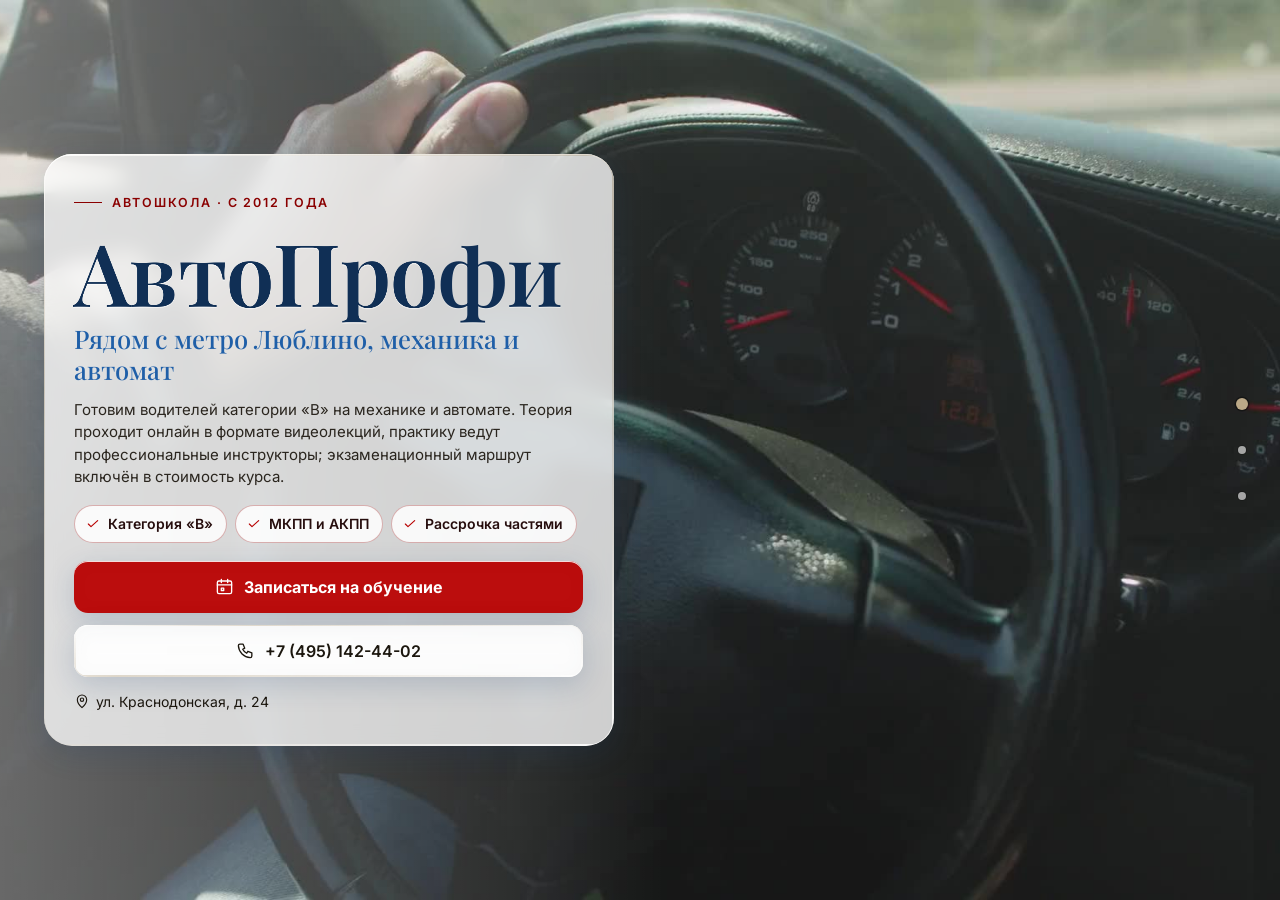
<file: index.html>
<!DOCTYPE html>
<html lang="ru" data-theme="light">
<head>
<meta charset="utf-8">
<meta name="viewport" content="width=device-width, initial-scale=1, viewport-fit=cover">
<title>Автошкола «АвтоПрофи» — права категории В, Москва, Люблино, от 26 450 ₽</title>
<meta name="description" content="Автошкола «АвтоПрофи» в Москве, ул. Краснодонская, 24: категория B, механика и автомат, теория онлайн, рассрочка. Курс — от 26 450 ₽. Телефон +7 (495) 142-44-02.">
<meta name="robots" content="noindex, nofollow, noarchive">
<meta name="geo.region" content="RU-SPE">
<meta name="geo.placename" content="Санкт-Петербург">
<meta name="geo.position" content="59.8944504;30.4585142">
<meta name="ICBM" content="59.8944504, 30.4585142">
<meta property="og:type" content="website">
<meta property="og:locale" content="ru_RU">
<meta property="og:site_name" content="Автошкола «АвтоПрофи»">
<meta property="og:title" content="Автошкола «АвтоПрофи» — права категории В, Москва, Люблино, от 26 450 ₽">
<meta property="og:description" content="Автошкола «АвтоПрофи» в Москве, ул. Краснодонская, 24: категория B, механика и автомат, теория онлайн, рассрочка. Курс — от 26 450 ₽. Телефон +7 (495) 142-44-02.">
<meta name="twitter:card" content="summary_large_image">
<meta name="twitter:title" content="Автошкола «АвтоПрофи» — права категории В, Москва, Люблино, от 26 450 ₽">
<meta name="twitter:description" content="Автошкола «АвтоПрофи» в Москве, ул. Краснодонская, 24: категория B, механика и автомат, теория онлайн, рассрочка. Курс — от 26 450 ₽. Телефон +7 (495) 142-44-02.">
<meta name="theme-color" content="#fef0f0">
<link rel="icon" href="data:image/svg+xml,%3Csvg%20xmlns%3D%22http%3A//www.w3.org/2000/svg%22%20viewBox%3D%220%200%2064%2064%22%3E%3Crect%20width%3D%2264%22%20height%3D%2264%22%20rx%3D%2214%22%20fill%3D%22%231f5fa8%22/%3E%3Ccircle%20cx%3D%2232%22%20cy%3D%2232%22%20r%3D%2217%22%20fill%3D%22none%22%20stroke%3D%22%23fff%22%20stroke-width%3D%225%22/%3E%3Ccircle%20cx%3D%2232%22%20cy%3D%2232%22%20r%3D%225%22%20fill%3D%22%23ffc54d%22/%3E%3C/svg%3E">
<script>document.documentElement.classList.add('js');try{var _i=parseInt(localStorage.getItem('nb_fs2'),10),_f=[1,1.15,1.3,1.5][_i];if(_f)document.documentElement.style.setProperty('--fs',_f)}catch(e){}</script>
<style id="hero-timing">:root{--hero-d:1.2s}</style>
<link rel="preload" as="image" href="img/hero-poster.jpg" fetchpriority="high">
<!-- шрифты лежат внутри сайта: Google Fonts у российской аудитории режется -->
<style>
@font-face{font-family:'Inter';font-style:normal;font-weight:400;font-display:swap;src:url(assets/fonts/inter-400-cyrillic-ext.woff2) format('woff2');unicode-range:U+0460-052F, U+1C80-1C8A, U+20B4, U+2DE0-2DFF, U+A640-A69F, U+FE2E-FE2F}
@font-face{font-family:'Inter';font-style:normal;font-weight:400;font-display:swap;src:url(assets/fonts/inter-400-cyrillic.woff2) format('woff2');unicode-range:U+0301, U+0400-045F, U+0490-0491, U+04B0-04B1, U+2116}
@font-face{font-family:'Inter';font-style:normal;font-weight:400;font-display:swap;src:url(assets/fonts/inter-400-latin-ext.woff2) format('woff2');unicode-range:U+0100-02BA, U+02BD-02C5, U+02C7-02CC, U+02CE-02D7, U+02DD-02FF, U+0304, U+0308, U+0329, U+1D00-1DBF, U+1E00-1E9F, U+1EF2-1EFF, U+2020, U+20A0-20AB, U+20AD-20C0, U+2113, U+2C60-2C7F, U+A720-A7FF}
@font-face{font-family:'Inter';font-style:normal;font-weight:400;font-display:swap;src:url(assets/fonts/inter-400-latin.woff2) format('woff2');unicode-range:U+0000-00FF, U+0131, U+0152-0153, U+02BB-02BC, U+02C6, U+02DA, U+02DC, U+0304, U+0308, U+0329, U+2000-206F, U+20AC, U+2122, U+2191, U+2193, U+2212, U+2215, U+FEFF, U+FFFD}
@font-face{font-family:'Inter';font-style:normal;font-weight:500;font-display:swap;src:url(assets/fonts/inter-500-cyrillic-ext.woff2) format('woff2');unicode-range:U+0460-052F, U+1C80-1C8A, U+20B4, U+2DE0-2DFF, U+A640-A69F, U+FE2E-FE2F}
@font-face{font-family:'Inter';font-style:normal;font-weight:500;font-display:swap;src:url(assets/fonts/inter-500-cyrillic.woff2) format('woff2');unicode-range:U+0301, U+0400-045F, U+0490-0491, U+04B0-04B1, U+2116}
@font-face{font-family:'Inter';font-style:normal;font-weight:500;font-display:swap;src:url(assets/fonts/inter-500-latin-ext.woff2) format('woff2');unicode-range:U+0100-02BA, U+02BD-02C5, U+02C7-02CC, U+02CE-02D7, U+02DD-02FF, U+0304, U+0308, U+0329, U+1D00-1DBF, U+1E00-1E9F, U+1EF2-1EFF, U+2020, U+20A0-20AB, U+20AD-20C0, U+2113, U+2C60-2C7F, U+A720-A7FF}
@font-face{font-family:'Inter';font-style:normal;font-weight:500;font-display:swap;src:url(assets/fonts/inter-500-latin.woff2) format('woff2');unicode-range:U+0000-00FF, U+0131, U+0152-0153, U+02BB-02BC, U+02C6, U+02DA, U+02DC, U+0304, U+0308, U+0329, U+2000-206F, U+20AC, U+2122, U+2191, U+2193, U+2212, U+2215, U+FEFF, U+FFFD}
@font-face{font-family:'Inter';font-style:normal;font-weight:600;font-display:swap;src:url(assets/fonts/inter-600-cyrillic-ext.woff2) format('woff2');unicode-range:U+0460-052F, U+1C80-1C8A, U+20B4, U+2DE0-2DFF, U+A640-A69F, U+FE2E-FE2F}
@font-face{font-family:'Inter';font-style:normal;font-weight:600;font-display:swap;src:url(assets/fonts/inter-600-cyrillic.woff2) format('woff2');unicode-range:U+0301, U+0400-045F, U+0490-0491, U+04B0-04B1, U+2116}
@font-face{font-family:'Inter';font-style:normal;font-weight:600;font-display:swap;src:url(assets/fonts/inter-600-latin-ext.woff2) format('woff2');unicode-range:U+0100-02BA, U+02BD-02C5, U+02C7-02CC, U+02CE-02D7, U+02DD-02FF, U+0304, U+0308, U+0329, U+1D00-1DBF, U+1E00-1E9F, U+1EF2-1EFF, U+2020, U+20A0-20AB, U+20AD-20C0, U+2113, U+2C60-2C7F, U+A720-A7FF}
@font-face{font-family:'Inter';font-style:normal;font-weight:600;font-display:swap;src:url(assets/fonts/inter-600-latin.woff2) format('woff2');unicode-range:U+0000-00FF, U+0131, U+0152-0153, U+02BB-02BC, U+02C6, U+02DA, U+02DC, U+0304, U+0308, U+0329, U+2000-206F, U+20AC, U+2122, U+2191, U+2193, U+2212, U+2215, U+FEFF, U+FFFD}
@font-face{font-family:'Inter';font-style:normal;font-weight:700;font-display:swap;src:url(assets/fonts/inter-700-cyrillic-ext.woff2) format('woff2');unicode-range:U+0460-052F, U+1C80-1C8A, U+20B4, U+2DE0-2DFF, U+A640-A69F, U+FE2E-FE2F}
@font-face{font-family:'Inter';font-style:normal;font-weight:700;font-display:swap;src:url(assets/fonts/inter-700-cyrillic.woff2) format('woff2');unicode-range:U+0301, U+0400-045F, U+0490-0491, U+04B0-04B1, U+2116}
@font-face{font-family:'Inter';font-style:normal;font-weight:700;font-display:swap;src:url(assets/fonts/inter-700-latin-ext.woff2) format('woff2');unicode-range:U+0100-02BA, U+02BD-02C5, U+02C7-02CC, U+02CE-02D7, U+02DD-02FF, U+0304, U+0308, U+0329, U+1D00-1DBF, U+1E00-1E9F, U+1EF2-1EFF, U+2020, U+20A0-20AB, U+20AD-20C0, U+2113, U+2C60-2C7F, U+A720-A7FF}
@font-face{font-family:'Inter';font-style:normal;font-weight:700;font-display:swap;src:url(assets/fonts/inter-700-latin.woff2) format('woff2');unicode-range:U+0000-00FF, U+0131, U+0152-0153, U+02BB-02BC, U+02C6, U+02DA, U+02DC, U+0304, U+0308, U+0329, U+2000-206F, U+20AC, U+2122, U+2191, U+2193, U+2212, U+2215, U+FEFF, U+FFFD}
@font-face{font-family:'Playfair Display';font-style:normal;font-weight:500;font-display:swap;src:url(assets/fonts/playfair-display-500-cyrillic.woff2) format('woff2');unicode-range:U+0301, U+0400-045F, U+0490-0491, U+04B0-04B1, U+2116}
@font-face{font-family:'Playfair Display';font-style:normal;font-weight:500;font-display:swap;src:url(assets/fonts/playfair-display-500-latin-ext.woff2) format('woff2');unicode-range:U+0100-02BA, U+02BD-02C5, U+02C7-02CC, U+02CE-02D7, U+02DD-02FF, U+0304, U+0308, U+0329, U+1D00-1DBF, U+1E00-1E9F, U+1EF2-1EFF, U+2020, U+20A0-20AB, U+20AD-20C0, U+2113, U+2C60-2C7F, U+A720-A7FF}
@font-face{font-family:'Playfair Display';font-style:normal;font-weight:500;font-display:swap;src:url(assets/fonts/playfair-display-500-latin.woff2) format('woff2');unicode-range:U+0000-00FF, U+0131, U+0152-0153, U+02BB-02BC, U+02C6, U+02DA, U+02DC, U+0304, U+0308, U+0329, U+2000-206F, U+20AC, U+2122, U+2191, U+2193, U+2212, U+2215, U+FEFF, U+FFFD}
@font-face{font-family:'Playfair Display';font-style:normal;font-weight:600;font-display:swap;src:url(assets/fonts/playfair-display-600-cyrillic.woff2) format('woff2');unicode-range:U+0301, U+0400-045F, U+0490-0491, U+04B0-04B1, U+2116}
@font-face{font-family:'Playfair Display';font-style:normal;font-weight:600;font-display:swap;src:url(assets/fonts/playfair-display-600-latin-ext.woff2) format('woff2');unicode-range:U+0100-02BA, U+02BD-02C5, U+02C7-02CC, U+02CE-02D7, U+02DD-02FF, U+0304, U+0308, U+0329, U+1D00-1DBF, U+1E00-1E9F, U+1EF2-1EFF, U+2020, U+20A0-20AB, U+20AD-20C0, U+2113, U+2C60-2C7F, U+A720-A7FF}
@font-face{font-family:'Playfair Display';font-style:normal;font-weight:600;font-display:swap;src:url(assets/fonts/playfair-display-600-latin.woff2) format('woff2');unicode-range:U+0000-00FF, U+0131, U+0152-0153, U+02BB-02BC, U+02C6, U+02DA, U+02DC, U+0304, U+0308, U+0329, U+2000-206F, U+20AC, U+2122, U+2191, U+2193, U+2212, U+2215, U+FEFF, U+FFFD}
/* ===== Notary site — generator stylesheet (light warm base, dark theme by toggle) ===== */
:root{
  --p100:#665230; --p90:#97825e; --p80:#bba887; --p70:#c2b9a9; --p50:#dad5ce; --p40:#e0dedb;
  --p30:#eeece9; --p20:#f1f1f0; --p10:#f8f8f8; --n100:#0e0f11; --n90:#3c404b; --n10:#fff;

  --bg:var(--p10); --bg2:var(--p20); --bg3:var(--p30); --card:var(--n10); --text:var(--n100); --muted:var(--n90);
  --line:var(--p50); --line2:var(--p40); --accent:var(--p90); --accent-d:var(--p100); --accent-l:var(--p80); --accent-soft:var(--p30);
  --on-accent:#fff; --shadow:0 1px 10px rgba(51,51,51,.10); --shadow-lg:0 12px 40px rgba(30,24,10,.14);
  --hero-ov1:rgba(14,15,17,.72); --hero-ov2:rgba(14,15,17,.30); --sec-ov:rgba(248,248,248,.72);
  --ok:#2e8b57; --bad:#b4453b;
  /* те же цвета составляющими: rgba() понимают все браузеры, color-mix() — нет */
  --bg-rgb:248,248,248; --card-rgb:255,255,255; --accent-rgb:151,130,94; --ok-rgb:46,139,87;

  --zc:var(--fs); --fs:1; --vwu:calc(1vw / var(--fs)); --vhu:calc(1vh / var(--fs));   /* масштаб текста (А−/А+) и «честные» vw/vh под ним */
  --hdr-h:68px; --bar-h:70px; --vh:calc(100*var(--vhu)); --gap:24px; --radius:14px; --radius-s:10px;
  --font:"Inter",Tahoma,Arial,sans-serif; --serif:"Playfair Display",Georgia,"Times New Roman",serif;
  --ease:cubic-bezier(.65,.05,.36,1); --speed:520ms;
}
html[data-theme="dark"]{
  --bg:#17150f; --bg2:#1d1a13; --bg3:#252117; --card:#221e15; --text:#f1ebdf; --muted:#b9ae98;
  --line:#3a3325; --line2:#2f2a1e; --accent:#c9b17f; --accent-d:#e0cf9f; --accent-l:#8d7b58; --accent-soft:#2a251a;
  --on-accent:#17150f; --shadow:0 1px 12px rgba(0,0,0,.45); --shadow-lg:0 14px 40px rgba(0,0,0,.55);
  --hero-ov1:rgba(10,9,6,.80); --hero-ov2:rgba(10,9,6,.40); --sec-ov:rgba(16,15,12,.76);
  --bg-rgb:23,21,15; --card-rgb:34,30,21; --accent-rgb:201,177,127;
}

*,*::before,*::after{box-sizing:border-box}
/* А−/А+: весь сайт — шапка, плашки, меню, формы, окна — растёт пропорционально, как при увеличении масштаба в браузере */
html{-webkit-text-size-adjust:100%;scroll-behavior:auto;zoom:var(--fs,1)}
html,body{height:100%;margin:0;overflow:hidden;background:var(--bg);color:var(--text);
  font-family:var(--font);font-size:16px;line-height:1.55;-webkit-font-smoothing:antialiased}
body{overscroll-behavior:none;position:relative}
a{color:inherit;text-decoration:none}
img{display:block;max-width:100%}
button{font:inherit;color:inherit;background:none;border:0;padding:0;cursor:pointer}
input,select,textarea{font:inherit;color:inherit}
h1,h2,h3,h4,p{margin:0}
ul{margin:0;padding:0;list-style:none}
svg{display:block}
.ico{width:22px;height:22px;stroke:currentColor;fill:none;stroke-width:1.7;stroke-linecap:round;stroke-linejoin:round;flex:none}
.vh{position:absolute!important;width:1px;height:1px;overflow:hidden;clip:rect(0 0 0 0);white-space:nowrap}

/* ---------- typography helpers ---------- */
.kicker{display:inline-flex;align-items:center;gap:10px;font-size:13px;font-weight:600;letter-spacing:.14em;text-transform:uppercase;color:var(--accent)}
.kicker::before{content:"";width:28px;height:1px;background:var(--accent)}
.h2{font-size:clamp(26px,calc(3.2*var(--vwu,1vw)),40px);font-weight:600;letter-spacing:-.02em;line-height:1.12;margin-top:10px}
.lead{color:var(--muted);font-size:17px;max-width:640px;margin-top:12px}
.sec-head{margin-bottom:28px}
#contacts .sec-head{margin-bottom:18px}

/* ---------- buttons ---------- */
.btn{display:inline-flex;align-items:center;justify-content:center;gap:10px;min-height:48px;padding:0 22px;border-radius:999px;
  font-weight:600;font-size:15px;line-height:1;border:1.5px solid transparent;transition:background .25s,color .25s,border-color .25s,transform .2s,box-shadow .25s;white-space:nowrap}
.btn:active{transform:translateY(1px)}
.btn-primary{background:var(--accent-d);color:var(--on-accent);border-color:var(--accent-d)}
.btn-primary:hover{background:var(--accent);border-color:var(--accent);color:#fff}
html[data-theme="dark"] .btn-primary:hover{color:#17150f}
.btn-ghost{border-color:var(--line);color:var(--text);background:var(--card)}
.btn-ghost:hover{border-color:var(--accent);color:var(--accent-d)}
.btn-light{background:rgba(255,255,255,.14);color:#fff;border-color:rgba(255,255,255,.55);backdrop-filter:blur(6px)}
.btn-light:hover{background:#fff;color:var(--n100)}
.btn-white{background:#fff;color:var(--n100);border-color:#fff}
.btn-white:hover{background:var(--p30);border-color:var(--p30)}
.btn .ico{width:18px;height:18px}
.btn-sm{min-height:44px;padding:0 16px;font-size:14px}

/* ---------- header ---------- */
.hdr{position:fixed;top:0;left:0;right:0;height:var(--hdr-h);z-index:200;display:flex;align-items:center;
  zoom:calc(1 / var(--zc,1)); --vwu:1vw; --vhu:1vh;   /* А−/А+ шапку не трогают: она всегда как при 100 % (страница в zoom, шапка — встречный zoom) */
  background:rgba(var(--bg-rgb),.88);backdrop-filter:blur(12px);-webkit-backdrop-filter:blur(12px);
  border-bottom:1px solid var(--line2);transition:background .3s}
.hdr-in{width:100%;max-width:1280px;margin:0 auto;padding:0 28px;display:flex;align-items:center;gap:24px}
.brand{display:flex;align-items:center;gap:12px;min-width:0;min-height:44px}
.mono-img{object-fit:contain;background:#fff;padding:2px;box-sizing:border-box}
.mono{width:42px;height:42px;border-radius:12px;background:var(--accent-d);color:var(--on-accent);display:grid;place-items:center;
  font-family:var(--serif);font-size:20px;font-weight:600;flex:none;letter-spacing:.02em}
.brand-t{display:flex;flex-direction:column;line-height:1.15;min-width:0}
.brand-n{font-weight:600;font-size:15px;white-space:nowrap;overflow:hidden;text-overflow:ellipsis}
.brand-s{font-size:13px;color:var(--muted);white-space:nowrap;overflow:hidden;text-overflow:ellipsis}
.nav{display:flex;align-items:center;gap:4px;margin-left:auto}
.nav > li{position:relative}
.nav-a{display:inline-flex;align-items:center;gap:6px;min-height:44px;padding:10px 12px;border-radius:8px;font-size:14px;font-weight:500;color:var(--text);opacity:.8;transition:opacity .2s,background .2s}
.nav-a:hover,.nav-a.cur,.nav > li.open > .nav-a{opacity:1;background:var(--bg3)}
.nav-a .chev{width:14px;height:14px;transition:transform .25s}
.nav > li.open > .nav-a .chev{transform:rotate(180deg)}
.hdr-tools{display:flex;align-items:center;gap:6px;margin-left:8px}
.tool{width:44px;height:44px;border-radius:10px;display:grid;place-items:center;color:var(--text);opacity:.8;transition:background .2s,opacity .2s}
.tool:hover{background:var(--bg3);opacity:1}
.tool .ico{width:20px;height:20px}
.tool-lang{width:auto;padding:0 10px;gap:6px;font-size:13px;font-weight:600;letter-spacing:.04em;display:flex;align-items:center}
.lang-wrap{position:relative}
.lang-dd{position:absolute;right:0;top:calc(100% + 8px);background:var(--card);border:1px solid var(--line);border-radius:12px;box-shadow:var(--shadow-lg);
  padding:6px;min-width:190px;display:none;z-index:210}
.lang-wrap.open .lang-dd{display:block}
.lang-dd button,.lang-dd a{display:flex;width:100%;align-items:center;gap:10px;min-height:44px;padding:9px 12px;border-radius:8px;font-size:14px;text-align:left}
.lang-dd button:hover,.lang-dd a:hover{background:var(--bg3)}
.lang-dd button.cur,.lang-dd a.cur{color:var(--accent-d);font-weight:600}
.lang-dd b{font-size:13px;letter-spacing:.08em;width:26px;color:var(--muted)}
.hdr-book{margin-left:4px}
.burger{display:none}
.moon,.sun{display:none}
html[data-theme="dark"] .sun{display:block}
html:not([data-theme="dark"]) .moon{display:block}

/* mega menu */
.mega{position:absolute;left:50%;top:calc(100% + 10px);transform:translateX(-50%);width:min(980px,calc(calc(100*var(--vwu,1vw)) - 40px));
  background:var(--card);border:1px solid var(--line);border-radius:16px;box-shadow:var(--shadow-lg);padding:20px;display:none;z-index:210}
.nav > li.open > .mega{display:block}
.mega-head{display:flex;justify-content:space-between;align-items:baseline;gap:16px;padding:0 6px 14px;border-bottom:1px solid var(--line2);margin-bottom:12px}
.mega-head b{font-size:14px}
.mega-head span{font-size:13px;color:var(--muted)}
.mega-grid{display:grid;grid-template-columns:repeat(2,1fr);gap:4px}
.mega-it{display:flex;gap:12px;align-items:flex-start;padding:10px 12px;border-radius:10px;text-align:left;width:100%;transition:background .2s}
.mega-it:hover{background:var(--bg3)}
.mega-it .cic{width:38px;height:38px;border-radius:10px;background:var(--accent-soft);color:var(--accent-d);display:grid;place-items:center;flex:none}
.mega-it .cic .ico{width:20px;height:20px}
.mega-it b{display:block;font-size:14px;font-weight:600}
.mega-it small{display:block;font-size:13px;color:var(--muted);line-height:1.35;margin-top:2px}
.mega-it em{font-style:normal;font-size:13px;color:var(--accent);margin-top:3px;display:block}

/* mobile menu */
.mmenu{position:fixed;top:calc(var(--hdr-h) / var(--zc,1));left:0;right:0;bottom:var(--bar-h);z-index:190;background:var(--bg);overflow-y:auto;padding:14px 18px 30px;display:none}
.mmenu.open{display:block}
.mmenu a,.mmenu .macc > button{display:flex;align-items:center;justify-content:space-between;width:100%;padding:14px 6px;border-bottom:1px solid var(--line2);font-size:17px;font-weight:500;text-align:left}
.mmenu .macc > button .chev{width:18px;height:18px;transition:transform .25s}
.mmenu .macc.open > button .chev{transform:rotate(180deg)}
.mmenu .macc-list{display:none;padding:4px 0 8px}
.mmenu .macc.open .macc-list{display:block}
.mmenu .macc-list button{display:flex;align-items:center;gap:12px;width:100%;padding:11px 8px;border-radius:10px;text-align:left;font-size:15px}
.mmenu .macc-list button:hover{background:var(--bg3)}
.mmenu .macc-list .cic{width:32px;height:32px;border-radius:8px;background:var(--accent-soft);color:var(--accent-d);display:grid;place-items:center;flex:none}
.mmenu .macc-list .cic .ico{width:17px;height:17px}
.mmenu-foot{display:flex;flex-wrap:wrap;gap:8px;margin-top:18px}
.mmenu-foot .btn{flex:1}

/* ---------- full-page scroller ---------- */
.fp{position:relative;width:100%;height:var(--vh);overflow:hidden}
.fp-track{will-change:transform;transition:transform var(--speed) var(--ease)}
.fp-track.no-anim{transition:none}
.sec{position:relative;height:var(--vh);width:100%;overflow:hidden}
.sec-scroll{height:100%;overflow-y:auto;overflow-x:hidden;display:flex;flex-direction:column;
  padding:calc(var(--hdr-h) / var(--zc,1) + 20px) 28px calc(var(--bar-h) + 96px);-webkit-overflow-scrolling:touch;scrollbar-width:thin;scrollbar-color:var(--line) transparent}
.wrap{margin:auto;width:100%;max-width:1180px}
.sec-alt{background:var(--bg2)}

/* reveal animation */
.rv{opacity:0;transform:translateY(18px);transition:opacity .7s ease,transform .7s ease;transition-delay:calc(var(--i,0) * 90ms)}
.sec.active .rv{opacity:1;transform:none}

/* side dots */
.dots{position:fixed;right:16px;top:50%;transform:translateY(-50%);z-index:150;display:flex;flex-direction:column;gap:2px}
.dots button{position:relative;width:44px;height:44px;display:grid;place-items:center}
.dots button::after{content:"";width:8px;height:8px;border-radius:50%;background:var(--muted);opacity:.45;transition:transform .25s,opacity .25s,background .25s}
.dots button:hover::after{opacity:.9}
.dots button.cur::after{background:var(--accent);opacity:1;transform:scale(1.5)}
.dots button span{position:absolute;right:32px;top:50%;transform:translateY(-50%) translateX(6px);background:var(--n100);color:#fff;font-size:13px;
  padding:5px 10px;border-radius:6px;white-space:nowrap;opacity:0;pointer-events:none;transition:opacity .2s,transform .2s}
.dots button:hover span{opacity:1;transform:translateY(-50%)}
.sec-hero ~ .dots{color:#fff}
body[data-sec="0"] .dots button::after{background:#fff}
body[data-sec="0"] .dots button.cur::after{background:var(--p80)}

.sec:not(.sec-hero) .sec-scroll{position:relative;z-index:1}

.status{display:inline-flex;align-items:center;gap:8px;padding:8px 14px 8px 10px;border-radius:999px;background:rgba(255,255,255,.12);border:1px solid rgba(255,255,255,.28);font-size:13px;backdrop-filter:blur(6px)}
.status i{width:9px;height:9px;border-radius:50%;background:#7bd389;box-shadow:0 0 0 3px rgba(123,211,137,.28)}
.status.closed i{background:#f08a7e;box-shadow:0 0 0 3px rgba(240,138,126,.28)}
.status.soon i{background:#f0c674;box-shadow:0 0 0 3px rgba(240,198,116,.28)}
.status span{opacity:.85}
.addr-link{display:inline-flex;align-items:center;gap:6px;border-bottom:1px solid currentColor;padding:13px 0 14px;margin:-13px 0 -14px;transition:color .2s}
.addr-link:hover{color:var(--accent)}
.addr-link .ico{width:16px;height:16px}

/* ---------- services ---------- */
.svc-grid{display:grid;grid-template-columns:repeat(5,1fr);gap:14px}
.svc{display:flex;flex-direction:column;align-items:flex-start;gap:10px;padding:18px 16px 16px;border-radius:var(--radius);background:var(--card);border:1px solid var(--line2);
  text-align:left;min-height:170px;transition:transform .25s,box-shadow .25s,border-color .25s;position:relative}
.svc:hover{transform:translateY(-3px);box-shadow:var(--shadow-lg);border-color:var(--accent-l)}
.svc .cic{width:44px;height:44px;border-radius:12px;background:var(--accent-soft);color:var(--accent-d);display:grid;place-items:center}
.svc b{font-size:15px;font-weight:600;line-height:1.3}
.svc small{font-size:13px;color:var(--muted);line-height:1.35}
.svc em{font-style:normal;font-size:13px;color:var(--accent);margin-top:auto;padding-top:6px;display:inline-flex;align-items:center;gap:4px}
.svc em .ico{width:12px;height:12px}

/* ---------- about ---------- */
.about{display:grid;grid-template-columns:1.15fr .85fr;gap:48px;align-items:start}
.about-txt p{color:var(--muted);margin-top:14px;font-size:16px}
.about-txt p:first-of-type{color:var(--text)}
.quote{margin-top:22px;padding:16px 20px;border-left:3px solid var(--accent);background:var(--card);border-radius:0 12px 12px 0;font-family:var(--serif);font-size:18px;line-height:1.45;color:var(--text)}
.creds{display:grid;gap:10px}
.cred{display:flex;gap:14px;align-items:center;padding:14px 16px;border-radius:12px;background:var(--card);border:1px solid var(--line2)}
.cred .cic{width:40px;height:40px;border-radius:10px;background:var(--accent-soft);color:var(--accent-d);display:grid;place-items:center;flex:none}
.cred .cic .ico{width:20px;height:20px}
.cred small{display:block;font-size:13px;color:var(--muted);text-transform:uppercase;letter-spacing:.06em}
.cred b{display:block;font-size:15px;font-weight:600;line-height:1.3}
.chips{display:flex;flex-wrap:wrap;gap:8px;margin-top:16px}
.chips li{padding:8px 14px;border-radius:999px;border:1px solid var(--accent-l);color:var(--accent-d);font-size:13.5px;font-weight:500;background:var(--card)}
.strong-lbl{margin-top:22px;font-size:13px;text-transform:uppercase;letter-spacing:.1em;color:var(--muted)}

/* ---------- how ---------- */
.steps{display:grid;grid-template-columns:repeat(5,1fr);gap:16px;position:relative;margin-top:14px}
.steps::before{content:"";position:absolute;left:8%;right:8%;top:30px;height:1px;background:var(--line)}
.step{position:relative;padding:0 8px}
.step-n{width:60px;height:60px;border-radius:50%;background:var(--card);border:1.5px solid var(--accent-l);color:var(--accent-d);display:grid;place-items:center;
  font-family:var(--serif);font-size:24px;font-weight:600;position:relative;z-index:1;transition:background .4s,color .4s}
.sec.active .step-n{animation:pop .6s var(--ease) both;animation-delay:calc(var(--i) * 140ms + 150ms)}
@keyframes pop{0%{transform:scale(.6);opacity:0}60%{transform:scale(1.08);opacity:1}100%{transform:scale(1)}}
.step b{display:block;margin-top:16px;font-size:17px;font-weight:600}
.step p{color:var(--muted);font-size:14.5px;margin-top:6px}

/* ---------- reviews ---------- */
.reviews{display:grid;grid-template-columns:300px 1fr;gap:28px;align-items:start}
.rsum{background:var(--card);border:1px solid var(--line2);border-radius:var(--radius);padding:26px 24px;text-align:center}
.rsum .big{font-family:var(--serif);font-size:64px;line-height:1;font-weight:500;color:var(--accent-d)}
.stars{display:inline-flex;gap:3px;--fill:100%}
.stars svg{width:20px;height:20px}
.stars .st{fill:var(--line);stroke:none}
.stars .st.on{fill:#e7b73b}
.stars .st.half{fill:url(#halfgrad)}
.rsum .stars{margin-top:8px}
.rsum p{color:var(--muted);font-size:13.5px;margin-top:10px;line-height:1.4}
.rsum .btn{margin-top:16px;width:100%}
.rsum .gis{display:block;margin:10px 0 -14px;padding:14px 0;font-size:13px;color:var(--accent-d);text-decoration:underline;text-underline-offset:3px}
.rgrid{display:grid;grid-template-columns:repeat(2,1fr);gap:14px}
.rev{background:var(--card);border:1px solid var(--line2);border-radius:var(--radius);padding:20px;display:flex;flex-direction:column;gap:10px}
.rev .stars svg{width:15px;height:15px}
.rev p{font-size:14.5px;line-height:1.5;flex:1}
.rev p::before{content:"“";font-family:var(--serif);color:var(--accent);font-size:22px;line-height:0;margin-right:4px;vertical-align:-6px}
.rev-meta{display:flex;flex-wrap:wrap;justify-content:space-between;gap:4px 10px;align-items:baseline;font-size:13px;color:var(--muted)}
.rev-meta b{color:var(--text);font-weight:600}
.rev-src{display:inline-flex;align-items:center;gap:5px;white-space:nowrap;margin-left:auto}
.rev-src i{width:6px;height:6px;border-radius:50%;background:var(--accent)}
.rev-sample{color:var(--muted);font-style:italic;opacity:.85}
.rev-real{color:var(--accent-d);font-weight:600}
.rev-real i{background:var(--ok)}
.rev-is-real{border-color:var(--accent-l)}
.demo-note{margin-top:14px;max-width:760px;font-size:13.5px;line-height:1.45;color:var(--muted);background:var(--accent-soft);
  border-left:3px solid var(--accent);border-radius:0 8px 8px 0;padding:8px 12px}
.rnote{margin-top:14px;font-size:13px;color:var(--muted)}

/* ---------- faq ---------- */
.faq{display:grid;grid-template-columns:1fr 1fr;gap:0 32px;align-items:start}
.faq-col{display:flex;flex-direction:column}
.fq{border-bottom:1px solid var(--line)}
.fq > button{display:flex;width:100%;align-items:center;justify-content:space-between;gap:16px;min-height:44px;padding:16px 4px;text-align:left;font-weight:600;font-size:15.5px;line-height:1.35}
.fq > button .pl{width:26px;height:26px;border-radius:50%;border:1px solid var(--line);display:grid;place-items:center;flex:none;color:var(--accent-d);transition:transform .3s,background .3s}
.fq > button .pl .ico{width:14px;height:14px}
.fq.open > button .pl{transform:rotate(45deg);background:var(--accent-soft)}
.fq-a{display:grid;grid-template-rows:0fr;transition:grid-template-rows .35s var(--ease)}
.fq.open .fq-a{grid-template-rows:1fr}
.fq-a > div{overflow:hidden}
.fq-a p{color:var(--muted);font-size:14.5px;padding:0 4px 16px;line-height:1.55}
.fq-a .faq-note{font-size:13px;color:var(--accent-d);padding-bottom:6px}
.fq-a .faq-note:empty{display:none}

/* ---------- contacts ---------- */
.contacts{display:grid;grid-template-columns:1fr 1.05fr 1fr;gap:18px;align-items:stretch}
.contacts .cbox{padding:16px 18px}
.cbox{background:var(--card);border:1px solid var(--line2);border-radius:var(--radius);padding:20px}
.cl{display:grid;gap:12px}
.cl li{display:flex;gap:12px;align-items:flex-start}
.cl .cic{width:36px;height:36px;border-radius:10px;background:var(--accent-soft);color:var(--accent-d);display:grid;place-items:center;flex:none}
.cl .cic .ico{width:18px;height:18px}
.cl small{display:block;font-size:13px;color:var(--muted);text-transform:uppercase;letter-spacing:.06em}
.cl b{display:block;font-weight:500;font-size:15px;line-height:1.4}
.cl a.tel,.cl a.mail{display:block;padding:14px 0;margin:-14px 0}
.cl a.tel:hover,.cl a.mail:hover{color:var(--accent-d)}
.hours-link{display:inline-block;font-size:13px;color:var(--accent-d);text-decoration:underline;text-underline-offset:3px;padding:14px 0;margin:-14px 0}
.cl .msgs{display:flex;gap:8px;margin-top:4px;flex-wrap:wrap}
.cl .msgs a{display:inline-flex;align-items:center;gap:6px;padding:6px 10px;border-radius:8px;border:1px solid var(--line);font-size:13px;min-height:44px}
.cl .msgs a .ico{width:16px;height:16px}
.mapbox{display:flex;flex-direction:column;gap:12px;padding:12px}
.map{flex:1;min-height:280px;border-radius:10px;overflow:hidden;border:1px solid var(--line);background:var(--bg3);position:relative}
.map iframe{width:100%;height:100%;border:0;position:absolute;inset:0}
.map-actions{display:flex;gap:8px;flex-wrap:wrap}
.map-actions .btn{flex:1;min-height:44px;font-size:14px;padding:0 12px}

/* form */
.form h3{font-size:19px;font-weight:600}
.form .fdesc{color:var(--muted);font-size:13.5px;margin-top:6px}
.fg{display:grid;gap:8px;margin-top:12px}
.f2{display:grid;grid-template-columns:1fr 1fr;gap:10px}
.fld{display:flex;flex-direction:column;gap:4px}
.fld label{font-size:13px;color:var(--muted);font-weight:500}
.fld input,.fld select,.fld textarea{width:100%;background:var(--bg);border:1px solid var(--line);border-radius:10px;padding:8px 12px;font-size:14px;transition:border-color .2s,box-shadow .2s;min-height:44px}
.fld textarea{min-height:48px;resize:vertical}
.fld input:focus,.fld select:focus,.fld textarea:focus{outline:0;border-color:var(--accent);box-shadow:0 0 0 3px rgba(var(--accent-rgb),.22)}
.fld.err input,.fld.err select{border-color:var(--bad)}
.ferr{font-size:13px;color:var(--bad);display:none}
.fld.err .ferr{display:block}
.fnote{font-size:13px;color:var(--muted);margin-top:8px;line-height:1.4}
.fok{display:none;margin-top:10px;padding:10px 12px;border-radius:10px;background:rgba(var(--ok-rgb),.12);color:var(--ok);font-size:13.5px}
.fok.show{display:block}

.foot{margin-top:18px;padding-top:12px;padding-left:250px;flex-wrap:nowrap;align-items:flex-start;border-top:1px solid var(--line2);display:flex;justify-content:space-between;gap:16px;flex-wrap:wrap;font-size:13px;color:var(--muted)}
.foot p{max-width:none}
.foot .fl{white-space:nowrap;flex:none}
.foot .fl a{margin-left:14px;padding:14px 0;margin-top:-14px;margin-bottom:-14px;display:inline-block;min-width:44px;text-align:center;text-decoration:underline;text-underline-offset:3px}

/* ---------- bottom bar ---------- */
.bar{position:fixed;inset:auto 0 0;z-index:300;background:var(--card);box-shadow:0 -1px 10px rgba(51,51,51,.1);border-top:1px solid var(--line2);
  padding:6px 0;padding-bottom:calc(6px + env(safe-area-inset-bottom,0px))}
.bar-in{display:flex;justify-content:space-around;align-items:center;max-width:1080px;margin:0 auto}
.bi{display:flex;flex-direction:column;align-items:center;gap:5px;padding:8px 24px;border-radius:10px;font-size:13.5px;line-height:1;color:var(--text);opacity:.65;
  transition:opacity .3s,background .3s,color .3s;flex:1;max-width:190px;min-width:0}
.bi span{white-space:nowrap;max-width:100%;overflow:hidden;text-overflow:ellipsis}
.bi .ico{width:24px;height:24px}
.bi:hover{opacity:1;background:var(--bg3)}
.bi.cur{opacity:1;color:var(--accent-d)}


/* ---------- modals ---------- */
.modal{position:fixed;inset:0;z-index:400;background:rgba(14,15,17,.62);display:none;align-items:center;justify-content:center;padding:20px}
.modal.open{display:flex}
.mbox{background:var(--card);color:var(--text);border-radius:18px;width:100%;max-width:560px;max-height:min(calc(86*var(--vhu,1vh)),860px);overflow:auto;padding:26px 26px 22px;position:relative;box-shadow:var(--shadow-lg);
  animation:mup .3s var(--ease)}
@keyframes mup{from{opacity:0;transform:translateY(16px) scale(.98)}to{opacity:1;transform:none}}
.mbox-lg{max-width:760px}
.mclose{position:absolute;top:12px;right:12px;width:44px;height:44px;border-radius:50%;display:grid;place-items:center;color:var(--muted)}
.mclose:hover{background:var(--bg3);color:var(--text)}
.mbox h3{font-size:22px;font-weight:600;padding-right:36px}
.mbox .msub{color:var(--muted);font-size:14px;margin-top:4px}
.hours-t{width:100%;border-collapse:collapse;margin-top:16px;font-size:15px}
.hours-t td{padding:9px 6px;border-bottom:1px solid var(--line2)}
.hours-t td:last-child{text-align:right;font-weight:500;white-space:nowrap}
.hours-t tr.today td{color:var(--accent-d);font-weight:600}
.hours-t tr.today td:first-child::after{content:" · " attr(data-today);font-weight:400;font-size:13px;color:var(--muted)}
.hours-t tr.off td:last-child{color:var(--muted);font-weight:400}
.mnote{margin-top:14px;padding:12px 14px;border-radius:10px;background:var(--bg2);font-size:13.5px;color:var(--muted)}
.mnote b{display:block;color:var(--text);margin-bottom:3px;font-size:13px}
.mcontacts{display:flex;flex-wrap:wrap;gap:8px;margin-top:14px}
.mcontacts a{display:inline-flex;align-items:center;gap:7px;min-height:44px;padding:9px 13px;border-radius:10px;border:1px solid var(--line);font-size:13.5px}
.mcontacts a .ico{width:16px;height:16px}
.mcontacts a:hover{border-color:var(--accent)}
/* способы записи: позвонить, написать на почту, заказать обратный звонок */
.bk-opts{display:grid;gap:10px;margin-top:14px}
.bk-opt{display:flex;align-items:center;gap:14px;min-height:60px;padding:10px 16px;border-radius:14px;border:1px solid var(--line);background:var(--bg3);color:var(--text);font-size:16px;font-weight:600;text-align:left;text-decoration:none;transition:border-color .2s,background .2s}
.bk-opt:hover{border-color:var(--accent);background:var(--accent-soft)}
.bk-opt .ico{width:24px;height:24px;color:var(--accent-d);flex:none}
.bk-opt small{display:block;font-weight:400;font-size:13px;color:var(--muted);margin-top:1px}
.mbox-book{max-width:440px}
/* оплата значками, подпись у общего телефона */
.pay-pills{display:flex;flex-wrap:wrap;gap:6px;margin-top:5px}
.pay-pill{display:inline-flex;align-items:center;gap:6px;padding:4px 11px 4px 9px;border-radius:999px;border:1px solid var(--line);background:var(--bg3);font-size:13px;font-weight:600;line-height:1.3;white-space:nowrap}
.pay-pill .ico{width:15px;height:15px;color:var(--accent-d)}
.pay-pill.pay-logo{background:#fff;border-color:rgba(0,0,0,.12);padding:3px 11px;min-height:28px}
.pay-pill.pay-logo img{display:block;height:17px;width:auto}
.pay-pill.pay-logo img[src$="sbp.svg"]{height:20px}

.brand-t{display:flex;flex-direction:column;justify-content:center;gap:2px;line-height:1.1;min-width:0}
.brand-s{display:block;font-size:10.5px;font-weight:600;letter-spacing:.16em;text-transform:uppercase;color:var(--muted);white-space:nowrap;overflow:visible;text-overflow:clip}
.brand-n{font-size:16px;font-weight:600;white-space:nowrap;overflow:visible;text-overflow:clip}
.nav-a{white-space:nowrap}
#navServices{position:static}
.mega{max-height:calc(calc(100*var(--vhu,1vh)) - var(--hdr-h) - 24px);overflow-y:auto;top:calc(100% + 6px);width:min(980px,calc(calc(100*var(--vwu,1vw)) - 32px))}
@media screen and (max-width:760px){.mega-grid{grid-template-columns:1fr}}
@media screen and (max-width:479px){.brand-t{display:flex}.brand-s{font-size:9px;letter-spacing:.14em}.brand-n{font-size:12.5px;white-space:normal;line-height:1.12}}
.bk-inline{grid-template-columns:repeat(3,1fr);gap:8px}
.bk-inline .bk-opt{flex-direction:column;justify-content:center;gap:5px;min-height:76px;padding:9px 6px;font-size:13.5px;text-align:center;line-height:1.2}
.bk-inline .bk-opt .ico{width:22px;height:22px}
.bk-inline .bk-opt small{display:none}
/* services modal */
.svc-list{margin-top:16px;display:grid;grid-template-columns:1fr 1fr;gap:6px}
.svc-list button{display:flex;gap:10px;align-items:center;width:100%;min-height:44px;text-align:left;padding:10px 12px;border-radius:10px;font-size:14px;line-height:1.35;border:1px solid var(--line2);background:var(--bg)}
.svc-list button:hover{border-color:var(--accent);background:var(--accent-soft)}
.svc-list button .ico{width:16px;height:16px;color:var(--accent);margin-top:2px}
.mhint{font-size:13px;color:var(--muted);margin-top:12px}
.mhead{display:flex;gap:14px;align-items:center;padding-right:36px}
.mhead .cic{width:48px;height:48px;border-radius:12px;background:var(--accent-soft);color:var(--accent-d);display:grid;place-items:center;flex:none}

/* ---------- responsive ---------- */
@media (max-width:1200px){
  .svc-grid{grid-template-columns:repeat(5,1fr)}
  .svc{min-height:160px;padding:14px}
  .svc small{display:none}
}
@media screen and (max-width:991px){
  :root{--hdr-h:62px}
  .nav,.hdr-book{display:none}
  .burger{display:grid}
  .hdr-in{padding:0 18px;gap:12px}
}
@media (max-width:991px){
  :root{--bar-h:64px}
  .sec-scroll{padding:calc(var(--hdr-h) / var(--zc,1) + 16px) 22px calc(var(--bar-h) + 96px)}
  .dots{right:8px;gap:8px}
  .dots button span{display:none}
  .svc-grid{grid-template-columns:repeat(3,1fr);gap:10px}
  .svc{min-height:0}
  .about{grid-template-columns:1fr;gap:22px}
  .steps{grid-template-columns:repeat(5,1fr);gap:10px}
  .step-n{width:48px;height:48px;font-size:20px}
  .step b{font-size:15px}.step p{font-size:13px}
  .reviews{grid-template-columns:1fr;gap:16px}
  .rsum{display:flex;align-items:center;gap:18px;text-align:left;padding:16px 18px}
  .rsum .big{font-size:44px}.rsum .stars{margin:0}.rsum p{margin:0;flex:1}.rsum .btn{margin:0;width:auto}.rsum .gis{display:none}
  .faq{grid-template-columns:1fr;gap:0}
  .contacts{grid-template-columns:1fr 1fr}
  .foot{padding-left:0}
  .contacts .form{grid-column:1 / -1}
  .map{min-height:240px}
  .bi{padding:10px 12px;font-size:13px}
}
@media (max-width:767px){
  :root{--bar-h:62px}
  .h2{font-size:26px}
  .lead{font-size:15px}
  .sec-head{margin-bottom:18px}
  .sec-scroll{padding-left:16px;padding-right:16px}
  .svc-grid{grid-template-columns:repeat(2,1fr);gap:10px}
  .svc{padding:12px;gap:8px}
  .svc .cic{width:36px;height:36px}
  .svc b{font-size:13.5px}
  .svc em{display:none}
  .steps{grid-template-columns:1fr;gap:12px}
  .steps::before{left:24px;right:auto;top:10px;bottom:10px;height:auto;width:1px}
  .step{display:grid;grid-template-columns:48px 1fr;gap:14px;align-items:start;padding:0}
  .step-n{grid-row:1 / span 2}
  .step b{margin-top:10px;grid-column:2}
  .step p{grid-column:2;margin-top:2px}
  .rgrid{display:flex;overflow-x:auto;gap:12px;scroll-snap-type:x mandatory;padding-bottom:8px;margin:0 -16px;padding-left:16px;padding-right:16px;scrollbar-width:none}
  .rgrid::-webkit-scrollbar{display:none}
  .rev{flex:0 0 82%;scroll-snap-align:start}
  .rsum{flex-wrap:wrap;gap:12px}
  .rsum p{flex-basis:100%}
  .contacts{grid-template-columns:1fr;gap:14px}
  .contacts .form{grid-column:auto}
  .cbox{padding:16px}
  .map{min-height:220px}
  .f2{grid-template-columns:1fr}
  .foot{flex-direction:column;gap:8px;padding-left:0}
  .bi{padding:8px 4px;font-size:13px;gap:4px}
  .bi .ico{width:22px;height:22px}
  .sec-scroll{padding-bottom:calc(var(--bar-h) + 66px)}
  .mmenu{padding-bottom:80px}
  .demo-note{font-size:13px;padding:7px 10px}
  .mbox{padding:22px 18px 18px;border-radius:16px}
  .svc-list{grid-template-columns:1fr}
  .dots{right:6px;gap:0}
  .dots button{width:44px;height:44px}
  .dots button::after{width:6px;height:6px}
}
@media screen and (max-width:479px){
  :root{--hdr-h:58px}
  .mono{width:36px;height:36px;font-size:17px;border-radius:10px}
  .brand-n{font-size:14px}
  /* тапы в шапке доведены до 44px (см. .tool ниже) — на самой узкой ширине
     текстовому названию рядом с логотипом уже не хватает места без обрезки,
     поэтому в шапке оставляем только логотип-ссылку */
  .tool{width:44px;height:44px}
  .tool-lang{padding:0 8px;width:auto}
  .tool-lang .ico{display:none}
}
@media (max-width:479px){
  :root{--bar-h:60px}
  .svc{padding:11px 10px}
  .svc b{font-size:13px}
  .bi{padding:6px 2px;font-size:13px;gap:4px;width:100%;max-width:none;letter-spacing:-.01em}
  .bi .ico{width:20px;height:20px}
  .bar{padding:5px 0}
  .cl b{font-size:14px}
}
@media (max-height:640px) and (min-width:768px){
  .svc{min-height:0}
}
@media (prefers-reduced-motion:reduce){
  .fp-track{transition-duration:0s}
  .rv{transition:none;opacity:1;transform:none}
}


/* пометка «демонстрационный проект» в подвале */
.foot-demo{margin-top:.5em;font-size:13px;line-height:1.45;opacity:.62}
.foot-demo a{padding:14px 0;margin:-14px 0;display:inline-block;min-width:44px;text-decoration:underline}

/* --- материалы конторы (перенесённый контент клиента) --- */
.info-links{display:flex;flex-wrap:wrap;gap:10px;justify-content:center;margin-top:26px}
.info-links .ilink{display:inline-flex;align-items:center;gap:8px;min-height:44px;padding:9px 16px;border-radius:999px;border:1px solid var(--line);background:var(--card);color:var(--text);font:inherit;font-size:14px;cursor:pointer;transition:background .2s,border-color .2s}
.info-links .ilink:hover{border-color:var(--accent-d);background:var(--bg-alt)}
.info-tabs{display:flex;flex-wrap:wrap;gap:8px;margin:14px 0 4px}
.info-tabs button{min-height:44px;padding:7px 13px;border-radius:999px;border:1px solid var(--line);background:transparent;color:var(--text);font:inherit;font-size:13px;cursor:pointer}
.info-tabs button[aria-selected="true"]{background:var(--accent-d);border-color:var(--accent-d);color:#fff}
.info-body{max-height:min(calc(56*var(--vhu,1vh)),520px);overflow:auto;margin-top:10px;padding-right:4px}
.info-note{font-size:13px;opacity:.7;margin:6px 0 10px}
.info-i{border-bottom:1px solid var(--line)}
.info-i > button{width:100%;display:flex;justify-content:space-between;align-items:center;gap:12px;padding:13px 2px;background:none;border:0;color:inherit;font:inherit;font-weight:600;text-align:left;cursor:pointer}
.info-i > button .pl{width:26px;height:26px;border-radius:50%;border:1px solid var(--line);display:grid;place-items:center;flex:none;color:var(--accent-d);transition:transform .3s,background .3s}
.info-i > button .pl .ico{width:14px;height:14px}
.info-i.open > button .pl{transform:rotate(45deg);background:var(--accent-soft)}
.info-i > div{display:none;padding:0 2px 14px;font-size:15px;line-height:1.62}
.info-i.open > div{display:block}
.info-i p{margin:0 0 10px}
.info-i h4{margin:14px 0 6px;font-size:15px}
.info-i ul{margin:0 0 10px;padding-left:20px}
.info-i li{margin:0 0 5px}
.info-i table{width:100%;border-collapse:collapse;margin:0 0 12px;font-size:14px}
.info-i th,.info-i td{border:1px solid var(--line);padding:7px 9px;text-align:left;vertical-align:top}
.info-f{display:inline-flex;align-items:center;gap:7px;margin:0 8px 8px 0;min-height:44px;padding:7px 12px;border:1px solid var(--line);border-radius:8px;font-size:13px;text-decoration:none;color:var(--accent-d)}
.info-src{display:block;font-size:13px;opacity:.55;margin-top:8px}

/* мобильный: экран должен помещаться целиком, без прокрутки внутри секции —
   поэтому убираем самое объёмное (встроенная карта заменяется кнопкой) и поджимаем формы */
@media (max-width:760px){
  .mapbox .map{display:none}
  .mapbox{padding:0;background:none;border:0}
  /* карточка со списком контактов на телефоне не нужна: адрес, телефон, часы —
     в нижней плашке; прячем её целиком, иначе остаётся пустая рамка */
  #contacts .cbox-info{display:none}
  .foot{padding-left:0;font-size:13px;gap:8px}
  .foot .fl{white-space:normal;flex:1 1 auto}
  .foot .fl a{margin:-14px 12px -14px 0;padding:14px 0;display:inline-block}
  .form .fld{margin-bottom:8px}
  .reviews .rev:nth-child(n+4){display:none}
  .creds .cred:nth-child(n+4){display:none}
  /* второстепенное на телефоне убираем: метро и оплата есть в модалке часов,
     язык и удобное время можно написать в комментарии */
  .cl li.li-metro,.cl li.li-payment{display:none}
  .fld-lang,.fld-time{display:none}
  .foot [data-i18n="foot_disclaimer"]{display:none}
  .foot{padding-top:10px;font-size:13px}
  #about .sec-head .lead,#contacts .sec-head .lead,.form .fnote{display:none}
  /* на телефоне адрес, часы и телефоны всегда под рукой в нижней плашке,
     поэтому на экране контактов оставляем форму и кнопки карты */
  #about .quote,#about .about-txt p:nth-of-type(3){display:none}
  .creds .cred:nth-child(n+3){display:none}
}

/* ---------- размер текста и режим для слабовидящих ---------- */
.tool-a span{font-weight:700;font-size:13px;line-height:1;letter-spacing:.01em}
#hcBtn[aria-pressed="true"]{border-color:var(--accent-d);color:var(--accent-d)}

html[data-hc="1"]{
  --bg:#000; --bg2:#000; --bg3:#000; --card:#000; --text:#fff; --muted:#fff;
  --line:#fff; --line2:#fff; --accent:#ffe14d; --accent-d:#ffe14d; --accent-l:#ffe14d;
  --accent-soft:#000; --on-accent:#000; --shadow:none; --shadow-lg:none;
  --hero-ov1:rgba(0,0,0,.9); --hero-ov2:rgba(0,0,0,.85); --sec-ov:rgba(0,0,0,.92);
  --bg-rgb:0,0,0; --card-rgb:0,0,0; --accent-rgb:255,225,77;
}
html[data-hc="1"] body{background:#000;color:#fff}
html[data-hc="1"] .sec-bg,html[data-hc="1"] .hero-bg,html[data-hc="1"] .sec-photo{display:none!important}
html[data-hc="1"] *{text-shadow:none!important;box-shadow:none!important;backdrop-filter:none!important}
html[data-hc="1"] .card,html[data-hc="1"] .tool,html[data-hc="1"] .btn,
html[data-hc="1"] .chip,html[data-hc="1"] .tag{border:2px solid #fff!important;background:#000!important;color:#fff!important}
html[data-hc="1"] .btn-primary{background:#ffe14d!important;color:#000!important;border-color:#ffe14d!important}
html[data-hc="1"] .btn-primary *{color:#000!important}
html[data-hc="1"] .sec-scroll :where(p,li,span,small,b,strong,h1,h2,h3,h4,td,th,div){color:#fff!important;opacity:1!important}
html[data-hc="1"] a:not(.btn):not(.nav-a){text-decoration:underline;color:#ffe14d!important}
html[data-hc="1"] :focus-visible{outline:3px solid #ffe14d;outline-offset:2px}

/* палец должен попадать и по ширине, не только по высоте — правило в самом
   конце файла, чтобы точно не быть перебитым медиа-запросами/темой выше */
.tool,.tool-lang,.brand{min-width:44px}

</style>
<link rel="stylesheet" href="css/etalon.css?v=20261112f">
<link rel="stylesheet" href="css/title-b.css?v=20261112f">
<link rel="stylesheet" href="css/nevo.css?v=20261112f">
<link rel="stylesheet" href="css/school.css?v=1">
<script type="application/ld+json">{"@context": "https://schema.org", "@type": "DrivingSchool", "name": "Автошкола «АвтоПрофи»", "telephone": "+7 (495) 142-44-02", "email": "avtoprofi.krasnodonskaya24@mail.ru", "sameAs": [], "address": {"@type": "PostalAddress", "streetAddress": "ул. Краснодонская, д. 24", "addressLocality": "Москва", "addressCountry": "RU"}, "geo": {"@type": "GeoCoordinates", "latitude": 55.6742911, "longitude": 37.7483299}, "department": [], "hasOfferCatalog": {"@type": "OfferCatalog", "name": "Обучение вождению", "itemListElement": [{"@type": "Offer", "itemOffered": {"@type": "Course", "name": "В  — механика, короткий — Стоимость"}, "price": "26450", "priceCurrency": "RUB"}, {"@type": "Offer", "itemOffered": {"@type": "Course", "name": "В  — механика, базовый — Стоимость"}, "price": "36800", "priceCurrency": "RUB"}, {"@type": "Offer", "itemOffered": {"@type": "Course", "name": "В  — механика, полный — Стоимость"}, "price": "50600", "priceCurrency": "RUB"}, {"@type": "Offer", "itemOffered": {"@type": "Course", "name": "В  — автомат, короткий — Стоимость"}, "price": "31050", "priceCurrency": "RUB"}, {"@type": "Offer", "itemOffered": {"@type": "Course", "name": "В  — автомат, базовый — Стоимость"}, "price": "36800", "priceCurrency": "RUB"}, {"@type": "Offer", "itemOffered": {"@type": "Course", "name": "В  — автомат, полный — Стоимость"}, "price": "50600", "priceCurrency": "RUB"}]}}</script>
<style id="city-map-bg">
/* Фон раздела «Как нас найти» — картинка города школы */
#contacts .sec-bg{background:#1c2633}
#contacts .sec-bg .a4bg{display:none}
#contacts .sec-bg .city-bg{position:absolute;inset:0}
#contacts .sec-bg .city-bg img{opacity:1;object-fit:cover;object-position:50% 60%}
#contacts .sec-bg::after,html[data-theme="light"]:not([data-hc="1"]) #contacts .sec-bg::after{background:linear-gradient(180deg,rgba(10,22,40,.10) 0%,rgba(10,22,40,.30) 100%)}
html[data-theme="dark"] #contacts .sec-bg::after{background:rgba(5,12,24,.55)}
@media (max-width:760px){#contacts .sec-bg .city-bg img{object-position:50% 50%}}
</style>
</head>
<body data-sec="0">
<svg xmlns="http://www.w3.org/2000/svg" style="display:none" aria-hidden="true">
<!-- Font Awesome Free 5.13.0 by @fontawesome - https://fontawesome.com License - https://fontawesome.com/license/free (Icons: CC BY 4.0) --><symbol id="fa-wa" viewBox="0 0 448 512"><path fill="currentColor" stroke="none" d="M380.9 97.1C339 55.1 283.2 32 223.9 32c-122.4 0-222 99.6-222 222 0 39.1 10.2 77.3 29.6 111L0 480l117.7-30.9c32.4 17.7 68.9 27 106.1 27h.1c122.3 0 224.1-99.6 224.1-222 0-59.3-25.2-115-67.1-157zm-157 341.6c-33.2 0-65.7-8.9-94-25.7l-6.7-4-69.8 18.3L72 359.2l-4.4-7c-18.5-29.4-28.2-63.3-28.2-98.2 0-101.7 82.8-184.5 184.6-184.5 49.3 0 95.6 19.2 130.4 54.1 34.8 34.9 56.2 81.2 56.1 130.5 0 101.8-84.9 184.6-186.6 184.6zm101.2-138.2c-5.5-2.8-32.8-16.2-37.9-18-5.1-1.9-8.8-2.8-12.5 2.8-3.7 5.6-14.3 18-17.6 21.8-3.2 3.7-6.5 4.2-12 1.4-32.6-16.3-54-29.1-75.5-66-5.7-9.8 5.7-9.1 16.3-30.3 1.8-3.7.9-6.9-.5-9.7-1.4-2.8-12.5-30.1-17.1-41.2-4.5-10.8-9.1-9.3-12.5-9.5-3.2-.2-6.9-.2-10.6-.2-3.7 0-9.7 1.4-14.8 6.9-5.1 5.6-19.4 19-19.4 46.3 0 27.3 19.9 53.7 22.6 57.4 2.8 3.7 39.1 59.7 94.8 83.8 35.2 15.2 49 16.5 66.6 13.9 10.7-1.6 32.8-13.4 37.4-26.4 4.6-13 4.6-24.1 3.2-26.4-1.3-2.5-5-3.9-10.5-6.6z"/></symbol><symbol id="fa-tg" viewBox="0 0 448 512"><path fill="currentColor" stroke="none" d="M446.7 98.6l-67.6 318.8c-5.1 22.5-18.4 28.1-37.3 17.5l-103-75.9-49.7 47.8c-5.5 5.5-10.1 10.1-20.7 10.1l7.4-104.9 190.9-172.5c8.3-7.4-1.8-11.5-12.9-4.1L117.8 284 16.2 252.2c-22.1-6.9-22.5-22.1 4.6-32.7L418.2 66.4c18.4-6.9 34.5 4.1 28.5 32.2z"/></symbol><symbol id="fa-vk" viewBox="0 0 576 512"><path fill="currentColor" stroke="none" d="M545 117.7c3.7-12.5 0-21.7-17.8-21.7h-58.9c-15 0-21.9 7.9-25.6 16.7 0 0-30 73.1-72.4 120.5-13.7 13.7-20 18.1-27.5 18.1-3.7 0-9.4-4.4-9.4-16.9V117.7c0-15-4.2-21.7-16.6-21.7h-92.6c-9.4 0-15 7-15 13.5 0 14.2 21.2 17.5 23.4 57.5v86.8c0 19-3.4 22.5-10.9 22.5-20 0-68.6-73.4-97.4-157.4-5.8-16.3-11.5-22.9-26.6-22.9H38.8c-16.8 0-20.2 7.9-20.2 16.7 0 15.6 20 93.1 93.1 195.5C160.4 378.1 229 416 291.4 416c37.5 0 42.1-8.4 42.1-22.9 0-66.8-3.4-73.1 15.4-73.1 8.7 0 23.7 4.4 58.7 38.1 40 40 46.6 57.9 69 57.9h58.9c16.8 0 25.3-8.4 20.4-25-11.2-34.9-86.9-106.7-90.3-111.5-8.7-11.2-6.2-16.2 0-26.2.1-.1 72-101.3 79.4-135.6z"/></symbol>
<symbol id="ico-max" viewBox="0 0 24 24"><text x="12" y="15.6" text-anchor="middle" font-family="Arial,Helvetica,sans-serif" font-size="9.5" font-weight="700" fill="currentColor" stroke="none">max</text></symbol>
<symbol id="ico-home" viewBox="0 0 24 24"><path d="M3 11l9-8 9 8"/><path d="M5 10v10h14V10"/><path d="M10 20v-6h4v6"/></symbol>
<symbol id="ico-scroll" viewBox="0 0 24 24"><path d="M7 3h8l4 4v14H7z"/><path d="M15 3v4h4"/><path d="M10 12h6M10 16h6"/></symbol>
<symbol id="ico-heart" viewBox="0 0 24 24"><path d="M12 20s-7-4.4-7-10a4 4 0 0 1 7-2.5A4 4 0 0 1 19 10c0 5.6-7 10-7 10z"/></symbol>
<symbol id="ico-key" viewBox="0 0 24 24"><circle cx="8" cy="15" r="4"/><path d="M11 12l9-9M15 8l2 2M18 5l2 2"/></symbol>
<symbol id="ico-briefcase" viewBox="0 0 24 24"><rect x="3" y="7" width="18" height="13" rx="2"/><path d="M9 7V4h6v3M3 12h18"/></symbol>
<symbol id="ico-stamp" viewBox="0 0 24 24"><path d="M9 10V5a3 3 0 0 1 6 0v5"/><rect x="4" y="10" width="16" height="5" rx="1"/><path d="M7 15v4h10v-4"/></symbol>
<symbol id="ico-safe" viewBox="0 0 24 24"><rect x="3" y="4" width="18" height="16" rx="2"/><circle cx="12" cy="12" r="4"/><path d="M12 10v2l1.5 1.5M6 20v2M18 20v2"/></symbol>
<symbol id="ico-mail" viewBox="0 0 24 24"><rect x="3" y="5" width="18" height="14" rx="2"/><path d="M3 7l9 6 9-6"/></symbol>
<symbol id="ico-chip" viewBox="0 0 24 24"><rect x="6" y="6" width="12" height="12" rx="2"/><rect x="9" y="9" width="6" height="6"/><path d="M9 2v4M15 2v4M9 18v4M15 18v4M2 9h4M2 15h4M18 9h4M18 15h4"/></symbol>
<symbol id="ico-plus" viewBox="0 0 24 24"><circle cx="12" cy="12" r="9"/><path d="M12 8v8M8 12h8"/></symbol>
<symbol id="ico-plus-s" viewBox="0 0 24 24"><path d="M12 6v12M6 12h12"/></symbol>
<symbol id="ico-pin" viewBox="0 0 24 24"><path d="M12 22s7-6.2 7-12a7 7 0 0 0-14 0c0 5.8 7 12 7 12z"/><circle cx="12" cy="10" r="2.5"/></symbol>
<symbol id="ico-phone" viewBox="0 0 24 24"><path d="M5 4h4l2 5-2.5 1.5a11 11 0 0 0 5 5L15 13l5 2v4a2 2 0 0 1-2 2A16 16 0 0 1 3 6a2 2 0 0 1 2-2z"/></symbol>
<symbol id="ico-pen" viewBox="0 0 24 24"><path d="M4 20h4l10-10-4-4L4 16z"/><path d="M12.5 7.5l4 4"/></symbol>
<symbol id="ico-calendar" viewBox="0 0 24 24"><rect x="3" y="5" width="18" height="16" rx="2"/><path d="M3 10h18M8 3v4M16 3v4"/><path d="M8 14h3v3H8z"/></symbol>
<symbol id="ico-clock" viewBox="0 0 24 24"><circle cx="12" cy="12" r="9"/><path d="M12 7v5l3 2"/></symbol>
<symbol id="ico-telegram" viewBox="0 0 24 24"><path d="M21 4L3 11.5l6 2 2 6 3-4 5 3.5z"/><path d="M9 13.5l12-9.5"/></symbol>
<symbol id="ico-callback" viewBox="0 0 24 24"><path d="M5 4h4l2 5-2.5 1.5a11 11 0 0 0 5 5L15 13l5 2v4a2 2 0 0 1-2 2A16 16 0 0 1 3 6a2 2 0 0 1 2-2z"/><path d="M14.5 3.5h6v6M20.5 3.5l-6.5 6.5"/></symbol>
<symbol id="ico-metro" viewBox="0 0 24 24"><circle cx="12" cy="12" r="9"/><path d="M8 16V8l4 5 4-5v8"/></symbol>
<symbol id="ico-check" viewBox="0 0 24 24"><path d="M5 12l4 4L19 7"/></symbol>
<symbol id="ico-moon" viewBox="0 0 24 24"><path d="M20 14.5A8 8 0 0 1 9.5 4a8 8 0 1 0 10.5 10.5z"/></symbol>
<symbol id="ico-sun" viewBox="0 0 24 24"><circle cx="12" cy="12" r="4"/><path d="M12 2v2M12 20v2M2 12h2M20 12h2M4.9 4.9l1.4 1.4M17.7 17.7l1.4 1.4M4.9 19.1l1.4-1.4M17.7 6.3l1.4-1.4"/></symbol>
<symbol id="ico-globe" viewBox="0 0 24 24"><circle cx="12" cy="12" r="9"/><path d="M3 12h18M12 3a14 14 0 0 1 0 18M12 3a14 14 0 0 0 0 18"/></symbol>
<symbol id="ico-menu" viewBox="0 0 24 24"><path d="M4 7h16M4 12h16M4 17h16"/></symbol>
<symbol id="ico-x" viewBox="0 0 24 24"><path d="M6 6l12 12M18 6L6 18"/></symbol>
<symbol id="ico-chev" viewBox="0 0 24 24"><path d="M6 9l6 6 6-6"/></symbol>
<symbol id="ico-card" viewBox="0 0 24 24"><rect x="3" y="6" width="18" height="12" rx="2"/><path d="M3 10h18M7 15h4"/></symbol>
<symbol id="ico-cash" viewBox="0 0 24 24"><rect x="2.5" y="6" width="19" height="12" rx="2"/><circle cx="12" cy="12" r="2.6"/><path d="M6 12h.01M18 12h.01"/></symbol>
<symbol id="ico-shield" viewBox="0 0 24 24"><path d="M12 3l8 3v6c0 5-3.5 8-8 9-4.5-1-8-4-8-9V6z"/><path d="M9 12l2 2 4-4"/></symbol>
<symbol id="ico-hash" viewBox="0 0 24 24"><path d="M10 4L8 20M16 4l-2 16M4 9h17M3 15h17"/></symbol>
<symbol id="ico-users" viewBox="0 0 24 24"><circle cx="9" cy="8" r="3.5"/><path d="M2.5 20a6.5 6.5 0 0 1 13 0"/><circle cx="17" cy="9" r="2.5"/><path d="M15.5 14.5a5 5 0 0 1 6 5"/></symbol>
<symbol id="ico-award" viewBox="0 0 24 24"><circle cx="12" cy="9" r="6"/><path d="M8.5 14L7 22l5-3 5 3-1.5-8"/></symbol>
<symbol id="ico-route" viewBox="0 0 24 24"><circle cx="6" cy="18" r="2.5"/><circle cx="18" cy="6" r="2.5"/><path d="M8.5 18H14a3 3 0 0 0 0-6h-4a3 3 0 0 1 0-6h5.5"/></symbol>
<symbol id="ico-arrow" viewBox="0 0 24 24"><path d="M5 12h14M13 6l6 6-6 6"/></symbol>
<symbol id="ico-ext" viewBox="0 0 24 24"><path d="M14 4h6v6M20 4l-9 9"/><path d="M19 14v5a1 1 0 0 1-1 1H5a1 1 0 0 1-1-1V6a1 1 0 0 1 1-1h5"/></symbol>
<symbol id="ico-send" viewBox="0 0 24 24"><path d="M21 3L10 14"/><path d="M21 3l-7 18-4-7-7-4z"/></symbol>
<symbol id="ico-vk" viewBox="0 0 24 24"><rect x="3" y="3" width="18" height="18" rx="4"/><path d="M7 9c.5 4 2.5 6 5 6v-6m0 3c1.5 0 3-1.5 3-3m-3 3c1.5 0 3 1.5 3 3"/></symbol>
<symbol id="ico-copy" viewBox="0 0 24 24"><rect x="9" y="9" width="11" height="11" rx="2"/><path d="M5 15V6a2 2 0 0 1 2-2h9"/></symbol>
<symbol id="ico-eye" viewBox="0 0 24 24"><path d="M2 12s3.8-6.5 10-6.5S22 12 22 12s-3.8 6.5-10 6.5S2 12 2 12Z"/><circle cx="12" cy="12" r="3"/></symbol>
</svg>

<!-- ===== шапка: на первом экране скрыта, закрепляется со второго ===== -->
<header class="hdr" id="hdr">
  <div class="hdr-in">
    <a class="brand" href="#home" data-go="home" aria-label="Автошкола «АвтоПрофи»">
      <span class="brand-t"><span class="brand-s">Автошкола</span><span class="brand-n">АвтоПрофи</span></span>
    </a>
    <ul class="nav" id="nav"><li><a class="nav-a" href="#home" data-go="home">Главная</a></li><li><a class="nav-a" href="#services" data-go="services">Цены</a></li><li><a class="nav-a" href="#contacts" data-go="contacts">Контакты</a></li><li><a class="nav-a" href="credits.html">О сайте</a></li></ul>
    <div class="hdr-tools">
      <div class="hdr-a11y" role="group" aria-label="Размер текста, контраст и тема">
        <button class="tool tool-a" id="fsDown" type="button" title="Мельче" aria-label="Мельче"><span>А−</span></button>
        <button class="tool tool-a" id="fsUp" type="button" title="Крупнее" aria-label="Крупнее"><span>А+</span></button>
        <button class="tool" id="hcBtn" type="button" title="Для слабовидящих" aria-label="Для слабовидящих" aria-pressed="false"><svg class="ico"><use href="#ico-eye"/></svg></button>
        <button class="tool" id="themeBtn" type="button" title="Тёмная / светлая тема" aria-label="Тёмная / светлая тема"><svg class="ico moon"><use href="#ico-moon"/></svg><svg class="ico sun"><use href="#ico-sun"/></svg></button>
      </div>
      <a class="btn btn-primary btn-sm hdr-book" href="#book" data-modal="bookModal">Записаться на обучение</a>
      <a class="hdr-tel" href="tel:+74951424402" aria-label="Позвонить +7 (495) 142-44-02"><svg class="ico"><use href="#ico-phone"/></svg><span>+7 (495) 142-44-02</span></a>
      <button class="tool burger" id="burger" type="button" aria-controls="mmenu" aria-expanded="false" aria-label="Меню"><svg class="ico"><use href="#ico-menu"/></svg></button>
    </div>
  </div>
</header>

<nav class="mmenu" id="mmenu" aria-label="Меню">
  <a href="#home" data-go="home"><span>Главная</span></a>
  <a href="#services" data-go="services"><span>Цены</span></a>
  <a href="#contacts" data-go="contacts"><span>Контакты</span></a>
  <a href="credits.html"><span>О сайте</span></a>
  <div class="mm-set">
    <div class="mm-tools" role="group" aria-label="Размер текста, контраст и тема"><button type="button" data-proxy="#fsDown" aria-label="Мельче"><span>А−</span></button><button type="button" data-proxy="#fsUp" aria-label="Крупнее"><span>А+</span></button><button type="button" data-proxy="#hcBtn" aria-label="Для слабовидящих"><svg class="ico"><use href="#ico-eye"/></svg></button><button type="button" data-proxy="#themeBtn" aria-label="Тёмная / светлая тема"><svg class="ico moon"><use href="#ico-moon"/></svg><svg class="ico sun"><use href="#ico-sun"/></svg></button></div>
  </div>
  <div class="mmenu-foot">
    <a class="btn btn-primary" href="#book" data-modal="bookModal">Записаться на обучение</a>
    <a class="btn btn-ghost" href="tel:+74951424402"><svg class="ico"><use href="#ico-phone"/></svg>+7 (495) 142-44-02</a>
  </div>
</nav>

<main class="fp" id="fp">
  <div class="fp-track" id="track">

<!-- 1. HOME -->
    <section class="sec sec-hero active" id="home" data-title="nav_home">
      <div class="hero-bg" aria-hidden="true">
        <video class="hero-video" id="heroVideo" autoplay muted loop playsinline preload="auto" poster="img/hero-poster.jpg" disablepictureinpicture tabindex="-1"></video>
        <script>(function(){var v=document.getElementById('heroVideo');if(!v)return;var c=navigator.connection;if((window.matchMedia&&matchMedia('(prefers-reduced-motion:reduce)').matches)||(c&&c.saveData)){v.removeAttribute('autoplay');return}v.src=(window.matchMedia&&matchMedia('(max-width:768px)').matches)?'img/hero-video-mobile.mp4':'img/hero-video.mp4'})();</script>
        <canvas class="hero-clouds" id="heroClouds"></canvas>
      </div>
      <div class="sec-scroll"><div class="wrap">
        <div class="hero hero-plq glass glow">
          <span class="kicker rv" style="--i:0">Автошкола · с 2012 года</span>
          <h1 class="hero-h1"><span class="hw" id="heroWord">АвтоПрофи</span><span class="hn rv" style="--i:1">Рядом с метро Люблино, механика и автомат</span></h1>
          <p class="hero-lead rv" style="--i:2">Готовим водителей категории «В» на механике и автомате. Теория проходит онлайн в формате видеолекций, практику ведут профессиональные инструкторы; экзаменационный маршрут включён в стоимость курса.</p>
          <ul class="hero-cats rv" style="--i:3" aria-label="Обучение"><li><svg class="ico"><use href="#ico-check"/></svg>Категория «В»</li><li><svg class="ico"><use href="#ico-check"/></svg>МКПП и АКПП</li><li><svg class="ico"><use href="#ico-check"/></svg>Рассрочка частями</li></ul>
          <div class="hero-cta rv" style="--i:4">
            <a class="btn btn-glass btn-book glass glow" href="#book" data-modal="bookModal"><svg class="ico"><use href="#ico-calendar"/></svg><span>Записаться на обучение</span></a>
            <a class="btn btn-glass btn-call glass glow" href="tel:+74951424402"><svg class="ico"><use href="#ico-phone"/></svg><span>+7 (495) 142-44-02</span></a>
          </div>
          <p class="hero-addr rv" style="--i:5"><a class="addr-link" href="#contacts" data-go="contacts"><svg class="ico"><use href="#ico-pin"/></svg>ул. Краснодонская, д. 24</a></p>
          
        </div>
      </div></div>
    </section>

<!-- services -->
    <section class="sec nk-sec" id="services" data-title="nav_services">
      <div class="sec-bg" aria-hidden="true"><div class="a4bg vl-road" aria-hidden="true"><svg viewBox="0 0 1600 900" preserveAspectRatio="xMidYMax slice" focusable="false">
<rect class="vlr-band" x="0" y="520" width="1600" height="320"/><path class="vlr-edge" d="M0 524H1600M0 836H1600"/><path class="vlr-dash" d="M0 628H1600M0 732H1600"/><g class="vlr-v" style="--t:11s;--d:-2s"><g transform="translate(0 616)"><rect class="vlr-body" x="0" y="-38" width="150" height="34" rx="12"/><path class="vlr-body" d="M30 -38 L52 -66 H108 L128 -38Z"/><path class="vlr-glass" d="M58 -60 H104 L118 -40 H48Z"/><circle class="vlr-lamp" cx="146" cy="-24" r="5"/><circle class="vlr-wheel" cx="34" cy="-4" r="13"/><circle class="vlr-wheel" cx="118" cy="-4" r="13"/><rect class="vlr-plate" x="53.0" y="-35" width="44" height="26" rx="5"/><text class="vlr-plt" x="75" y="-15">B</text></g></g><g class="vlr-v" style="--t:15s;--d:-7s"><g transform="translate(0 720)"><rect class="vlr-body" x="0" y="-38" width="150" height="34" rx="12"/><path class="vlr-body" d="M30 -38 L52 -66 H108 L128 -38Z"/><path class="vlr-glass" d="M58 -60 H104 L118 -40 H48Z"/><circle class="vlr-lamp" cx="146" cy="-24" r="5"/><circle class="vlr-wheel" cx="34" cy="-4" r="13"/><circle class="vlr-wheel" cx="118" cy="-4" r="13"/><rect class="vlr-plate" x="53.0" y="-35" width="44" height="26" rx="5"/><text class="vlr-plt" x="75" y="-15">B</text></g></g><g class="vlr-v" style="--t:19s;--d:-12s"><g transform="translate(0 824)"><rect class="vlr-body" x="0" y="-38" width="150" height="34" rx="12"/><path class="vlr-body" d="M30 -38 L52 -66 H108 L128 -38Z"/><path class="vlr-glass" d="M58 -60 H104 L118 -40 H48Z"/><circle class="vlr-lamp" cx="146" cy="-24" r="5"/><circle class="vlr-wheel" cx="34" cy="-4" r="13"/><circle class="vlr-wheel" cx="118" cy="-4" r="13"/><rect class="vlr-plate" x="53.0" y="-35" width="44" height="26" rx="5"/><text class="vlr-plt" x="75" y="-15">B</text></g></g></svg></div></div>
      <div class="sec-scroll"><div class="wrap">
        <div class="sec-head glass glow"><span class="kicker rv" style="--i:0">Цены</span><h2 class="h2 rv" style="--i:1">Категория «В»: механика и автомат</h2></div>
        <div class="cbox ac-tbl ac-c1 rv"><div class="ac-tr ac-th"><span>Курс</span><span>Стоимость</span></div><div class="ac-tr"><span class="ac-c"><i>В</i> — механика, короткий<small>10 ч практики + теория онлайн</small></span><b>26 450&nbsp;₽</b></div><div class="ac-tr"><span class="ac-c"><i>В</i> — механика, базовый<small>28 ч практики + теория онлайн</small></span><b>36 800&nbsp;₽</b></div><div class="ac-tr"><span class="ac-c"><i>В</i> — механика, полный<small>56 ч практики + теория онлайн</small></span><b>50 600&nbsp;₽</b></div><div class="ac-tr"><span class="ac-c"><i>В</i> — автомат, короткий<small>10 ч практики + теория онлайн</small></span><b>31 050&nbsp;₽</b></div><div class="ac-tr"><span class="ac-c"><i>В</i> — автомат, базовый<small>20 ч практики + теория онлайн</small></span><b>36 800&nbsp;₽</b></div><div class="ac-tr"><span class="ac-c"><i>В</i> — автомат, полный<small>40 ч практики + теория онлайн</small></span><b>50 600&nbsp;₽</b></div></div><div class="cbox ac-extra rv" style="--i:2">VIP-курс (механика или автомат, 56 и 40 ч практики, без внутреннего экзамена): <b>70&nbsp;150&nbsp;₽</b> · индивидуальные занятия по городу или на маршруте ГИБДД «Марьино»: <b>2&nbsp;300&nbsp;₽</b> / 60 минут</div>
        <ul class="a4-notes rv"><li><svg class="ico"><use href="#ico-calendar"/></svg><span>Удобный график занятий, учитывая ваш ритм жизни</span></li><li><svg class="ico"><use href="#ico-check"/></svg><span>Экзаменационный маршрут включён в стоимость курса</span></li><li><svg class="ico"><use href="#ico-card"/></svg><span>Оплата частями, рассрочка без банка</span></li><li><svg class="ico"><use href="#ico-award"/></svg><span>По окончании курса — свидетельство государственного образца</span></li></ul>
        <div class="a4-cta rv"><a class="btn btn-primary" href="#book" data-modal="bookModal"><svg class="ico"><use href="#ico-calendar"/></svg><span>Записаться на обучение</span></a></div>
      </div></div>
    </section>

    

    

    

    

<!-- contacts -->
    <section class="sec nk-sec" id="contacts" data-title="nav_contacts">
      <div class="sec-bg" aria-hidden="true"><picture class="city-bg"><source media="(max-width:760px)" srcset="img/city-bg-m.jpg"><img src="img/city-bg.jpg" alt="" loading="lazy" decoding="async"></picture><div class="a4bg vl-scheme" aria-hidden="true"><svg viewBox="0 0 1600 900" preserveAspectRatio="xMidYMid slice" focusable="false"><path class="vls-wave" d="M0 820 C 300 790, 700 850, 1000 810 S 1400 780, 1600 820M0 860 C 400 830, 800 890, 1600 850"/><circle class="vls-ring" cx="800" cy="450" r="16" style="animation-delay:-0.00s"/><circle class="vls-pt" cx="800" cy="450" r="9"/><circle class="vls-hub" cx="800" cy="450" r="13"/></svg></div></div>
      <div class="sec-scroll"><div class="wrap">
        <div class="sec-head glass glow"><span class="kicker rv" style="--i:0">Контакты</span><h2 class="h2 rv" style="--i:1">Как нас найти</h2></div>
        <div class="contacts nk-contacts vl-contacts">
          <div class="cbox vl-offs rv"><ul class="vl-ol vl-flat"><li><span>Люблино</span><a class="addr-link" href="https://yandex.ru/maps/?ll=37.7483299,55.6742911&z=16&pt=37.7483299,55.6742911" target="_blank" rel="noopener">ул. Краснодонская, д. 24</a><span class="addr-note">вт–пт 11:00–19:00, сб 11:00–15:00, пн и вс выходной</span></li></ul><p class=vl-more>Записаться на обучение можно по телефону +7 (495) 142-44-02 или в мессенджерах. Перед визитом в офис рекомендуют позвонить заранее.</p></div>
          <div class="cbox mapbox rv" style="--i:3">
            <a class="map-static" href="https://yandex.ru/maps/?ll=37.7483,55.6743&z=15&pt=37.7483299,55.6742911,pm2orm1" target="_blank" rel="noopener" aria-label="Открыть карту в Яндекс Картах"><img src="img/map-static.webp" width="720" height="300" alt="Карта: адреса автошколы" loading="lazy" decoding="async"><span class="map-osm">© OpenStreetMap</span></a><div class="map"><iframe data-src="https://yandex.ru/map-widget/v1/?ll=37.7483,55.6743&z=15&pt=37.7483299,55.6742911,pm2orm1" title="Карта: Автошкола «АвтоПрофи»" allowfullscreen></iframe></div>
            <p class="vl-tel"><svg class="ico"><use href="#ico-phone"/></svg><a class="tel" href="tel:+74951424402">+7 (495) 142-44-02</a><span class="addr-note"><span class="nw">вт–пт с 11:00 до 19:00</span> · <span class="nw">сб с 11:00 до 15:00, пн и вс выходной</span></span><span class="addr-note">Ещё телефон: <a class="tel" href="tel:+79774952444">+7 (977) 495-24-44</a></span></p>
            <p class="a4-mail"><svg class="ico"><use href="#ico-mail"/></svg><a class="mail" href="mailto:avtoprofi.krasnodonskaya24@mail.ru">avtoprofi.krasnodonskaya24@mail.ru</a></p>
            <div class="map-actions"><button class="btn btn-ghost" type="button" data-modal="wayModal"><svg class="ico"><use href="#ico-metro"/></svg><span>Как добраться</span></button>
              <a class="btn btn-ghost" href="https://yandex.ru/maps/?ll=37.7483,55.6743&z=15&pt=37.7483299,55.6742911,pm2orm1" target="_blank" rel="noopener"><svg class="ico"><use href="#ico-ext"/></svg><span>На Яндекс.Картах</span></a></div>
          </div>
        </div>
      </div></div>
    </section>

    

    



  </div>
</main>

<!-- side dots -->
<nav class="dots" id="dots" aria-label="Разделы"></nav>

<!-- ===== bottom bar ===== -->
<nav class="bar" aria-label="Быстрые действия">
  <div class="bar-in">
    <a class="bi" href="https://yandex.ru/maps/?rtext=~55.6742911,37.7483299&rtt=auto" target="_blank" rel="noopener"><svg class="ico"><use href="#ico-route"/></svg><span>Маршрут</span></a>
    <a class="bi" href="tel:+74951424402"><svg class="ico"><use href="#ico-phone"/></svg><span>Позвонить</span></a>
    <a class="bi" href="#mail" data-modal="mailModal"><svg class="ico"><use href="#ico-pen"/></svg><span>Написать</span></a>
    <a class="bi" href="#book" data-modal="bookModal"><svg class="ico"><use href="#ico-calendar"/></svg><span>Записаться</span></a>
    <a class="bi" href="#hours" data-modal="hoursModal"><svg class="ico"><use href="#ico-clock"/></svg><span>Часы</span></a>
    <a class="bi" href="mailto:avtoprofi.krasnodonskaya24@mail.ru"><svg class="ico"><use href="#ico-mail"/></svg><span>Почта</span></a>
  </div>
</nav>

<!-- ===== modals ===== -->
<div class="modal" id="bookModal" role="dialog" aria-modal="true" aria-labelledby="bookTitle">
  <div class="mbox mbox-book flipc flipc-swap">
    <button class="mclose" type="button" title="Закрыть" aria-label="Закрыть"><svg class="ico"><use href="#ico-x"/></svg></button>
   <div class="flip-front">
    <h3 id="bookTitle">Как удобнее записаться на обучение?</h3>
    <div class="bk-opts">
      <button class="bk-opt" type="button" data-flip="tel"><svg class="ico"><use href="#ico-phone"/></svg><span><span>Позвонить</span><small>+7 (495) 142-44-02</small></span></button>
      <button class="bk-opt" type="button" data-flip="mail"><svg class="ico"><use href="#ico-mail"/></svg><span><span>Написать на почту</span><small>avtoprofi.krasnodonskaya24@mail.ru</small></span></button>
      <button class="bk-opt" type="button" data-flip="cb"><svg class="ico"><use href="#ico-callback"/></svg><span><span>Заказать обратный звонок</span></span></button>
    </div>
   </div>
   <div class="flip-back" data-cb-back="md" aria-hidden="true"></div>
  </div>
</div>













<div class="modal" id="wayModal" role="dialog" aria-modal="true" aria-labelledby="wayModalT">
  <div class="mbox mbox-rev">
    <button class="mclose" type="button" title="Закрыть" aria-label="Закрыть"><svg class="ico"><use href="#ico-x"/></svg></button>
    <h3 id="wayModalT">Как добраться</h3>
    <div class="nk-mbody"><ul class="nk-list"><li>Люблино — ул. Краснодонская, д. 24</li></ul><p class="nk-note">Автошкола «АвтоПрофи»: ул. Краснодонская, д. 24, офис недалеко от станции метро Люблино.</p></div>
  </div>
</div>
<div class="modal" id="mailModal" role="dialog" aria-modal="true" aria-labelledby="mailTitle">
  <div class="mbox mbox-mail">
    <button class="mclose" type="button" title="Закрыть" aria-label="Закрыть"><svg class="ico"><use href="#ico-x"/></svg></button>
    <div id="mailBox"></div>
  </div>
</div>
<div class="modal" id="hoursModal" role="dialog" aria-modal="true" aria-labelledby="hoursTitle">
  <div class="mbox">
    <button class="mclose" type="button" title="Закрыть" aria-label="Закрыть"><svg class="ico"><use href="#ico-x"/></svg></button>
    <h3 id="hoursTitle">Часы работы</h3>
    <p class="msub">Телефон автошколы +7 (495) 142-44-02: вт–пт с 11:00 до 19:00, сб с 11:00 до 15:00, пн и вс выходной.</p>
    <table class="hours-t"><tbody id="hoursBody"></tbody></table>
        <div class="mnote"><b>Вне часов приёма</b><span>Оставьте заявку через форму на сайте или напишите на почту — ответим в ближайший рабочий день.</span></div>
    <div class="mcontacts">
      <a href="tel:+74951424402"><svg class="ico"><use href="#ico-phone"/></svg>+7 (495) 142-44-02</a>
      <a href="mailto:avtoprofi.krasnodonskaya24@mail.ru"><svg class="ico"><use href="#ico-mail"/></svg>avtoprofi.krasnodonskaya24@mail.ru</a>

      <a href="#book" data-modal="bookModal" class="mclose-go"><svg class="ico"><use href="#ico-calendar"/></svg><span>Записаться</span></a>
    </div>
  </div>
</div>


<script>window.SITE = {"hours_known": true, "slug": "avtoprofi", "lang": "ru", "langs": ["ru"], "base": "", "name": "Автошкола «АвтоПрофи»", "name_ru": "Автошкола «АвтоПрофи»", "short_name": "АвтоПрофи", "url": "", "form_to": "avtoprofi.krasnodonskaya24@mail.ru", "hours": {"mon": "выходной", "tue": "11:00–19:00", "wed": "11:00–19:00", "thu": "11:00–19:00", "fri": "11:00–19:00", "sat": "11:00–15:00", "sun": "выходной", "noappt": []}, "phones": ["+7 (495) 142-44-02"], "email": "avtoprofi.krasnodonskaya24@mail.ru", "lat": 55.6742911, "lon": 37.7483299, "i18n": {"ru": {"_name": "Русский", "_flag": "RU", "nav_home": "Главная", "nav_services": "Обучение и цены", "nav_about": "Об автошколе", "nav_how": "Поступление", "nav_reviews": "Отзывы", "nav_faq": "Вопросы", "nav_contacts": "Контакты", "nav_book": "Записаться", "theme_toggle": "Тёмная / светлая тема", "lang_label": "Язык", "btn_book": "Записаться на обучение", "btn_services": "Все услуги", "status_open": "Открыто сейчас", "status_closed": "Сейчас закрыто", "status_until": "до {t}", "status_opens": "откроется {d} в {t}", "status_today": "сегодня", "status_tomorrow": "завтра", "badge_reviews": "Отзывы на Яндекс.Картах", "badge_hint": "Открыть отзывы на Яндекс.Картах", "contacts_kicker": "Контакты", "contacts_title": "Как нас найти", "lbl_address": "Адрес", "lbl_metro": "Метро", "lbl_phone": "Телефоны", "lbl_email": "Почта", "lbl_hours": "Часы приёма", "lbl_payment": "Оплата", "btn_route": "Проложить маршрут", "btn_map": "Открыть на Яндекс.Картах", "hours_mf": "Пн–Пт", "hours_sat": "Сб", "hours_sun": "Вс", "form_title": "Записаться на приём", "form_desc": "Заполните форму — откроется ваш почтовый клиент с готовым письмом. Или позвоните +7 (495) 142-44-02.", "f_name": "Ваше имя", "f_phone": "Телефон", "f_lang": "Язык обращения", "f_service": "Направление", "f_service_ph": "Выберите направление", "f_time": "Удобное время", "f_time_ph": "Например: вторник после 15:00", "f_comment": "Комментарий", "f_comment_ph": "Кратко опишите задачу", "f_submit": "Отправить заявку", "f_note": "Нажимая кнопку, вы открываете письмо в своём почтовом приложении — проверьте и отправьте его.", "f_err_name": "Укажите имя", "f_err_phone": "Укажите телефон в формате +7 …", "f_err_service": "Выберите услугу", "f_sent": "Письмо сформировано и открыто в почтовой программе. Если оно не открылось (например, на телефоне нет почты) — скопируйте адрес и напишите нам вручную или позвоните +7 (495) 142-44-02.", "mail_subject": "Запись на обучение — автошкола «АвтоПрофи»", "mail_intro": "Заявка на обучение с сайта автошколы «АвтоПрофи»", "bar_route": "Маршрут", "bar_call": "Позвонить", "bar_write": "Написать", "bar_book": "Записаться", "bar_hours": "Часы", "bar_tg": "Telegram", "bar_mail": "Почта", "hm_title": "Часы работы", "hm_today": "сегодня", "hm_closed": "выходной", "hm_outside": "Вне часов работы", "hm_outside_text": "Оставьте заявку на сайте или напишите на почту — ответим, когда откроемся.", "day_mon": "Понедельник", "day_tue": "Вторник", "day_wed": "Среда", "day_thu": "Четверг", "day_fri": "Пятница", "day_sat": "Суббота", "day_sun": "Воскресенье", "modal_close": "Закрыть", "metro_prefix": "м. ", "aria_menu": "Меню", "aria_sections": "Разделы", "aria_quick": "Быстрые действия", "lang_switch": "Языки сайта", "mail_lbl_notary": "Автошкола", "mail_lbl_name": "Имя", "mail_lbl_phone": "Телефон", "mail_lbl_lang": "Язык", "mail_lbl_service": "Категория", "mail_lbl_time": "Удобное время", "mail_lbl_comment": "Комментарий", "mail_lbl_site": "Сайт", "lbl_messengers": "Мы на связи", "status_docs_last": "приём документов до {t}", "status_docs_over": "приём документов на сегодня закончен", "a11y_bigger": "Крупнее", "a11y_smaller": "Мельче", "a11y_contrast": "Для слабовидящих", "book_pick_title": "Как удобнее записаться?", "book_mail": "Написать на почту", "hours_line": "Пн 10:00–17:00; Вт 11:00–18:00; Ср — нет приёма; Чт 10:00–17:00; Пт 10:00–17:00; Сб, Вс — выходной", "hm_noappt": "нет приёма", "pay_cash": "Наличные", "pay_card": "Банковские карты", "cb_btn": "Заказать обратный звонок", "cb_title": "Заказать обратный звонок", "cb_sub": "Оставьте номер — откроется письмо в автошколу с просьбой перезвонить.", "cb_back": "Назад", "f_email": "Почта", "f_optional": "необязательно", "f_err_email": "Проверьте адрес почты", "cb_service": "Какое обучение нужно", "cb_service_ph": "Выберите направление", "cb_service_other": "Пока не знаю", "cb_time": "Удобное время для звонка", "cb_time_ph": "Например: завтра после 15:00", "cb_submit": "Заказать звонок", "cb_note": "Нажимая кнопку, вы открываете письмо в своём почтовом приложении — проверьте и отправьте его.", "cb_sent": "Письмо сформировано и открыто в почтовой программе. Если оно не открылось (например, на телефоне нет почты) — скопируйте адрес и напишите нам вручную или позвоните +7 (495) 142-44-02.", "mail_cb_subject": "Просьба перезвонить — автошкола «АвтоПрофи»", "mail_cb_intro": "Прошу перезвонить мне", "mail_cb_about": "по вопросу", "mail_cb_time": "Удобное время для звонка", "mail_lbl_email": "Почта", "mail_modal_title": "Написать на почту", "mail_modal_sub": "Заполните форму — откроется ваша почтовая программа с готовым письмом в автошколу.", "mail_addr_lbl": "Адрес для писем", "mail_copy": "Скопировать адрес", "mail_copied": "Адрес скопирован", "tel_title": "Позвонить", "tel_sub": "Звоните в часы приёма — ответим на вопросы и запишем на приём.", "phone_common": "учебная часть", "cat_B": "Категория B", "cat_IND": "Индивидуальное обучение", "cat_KID": "Детская автошкола", "cat_KAP": "Контраварийная подготовка", "cat_ADP": "Адаптация к своему автомобилю", "nav_docs": "Документы", "nav_team": "Преподаватели", "nav_admit": "Документы для поступления", "nav_more": "Отзывы и документы"}}, "svc": {}, "cats": [{"id": "B", "icon": "plus", "items": []}, {"id": "IND", "icon": "plus", "items": []}, {"id": "KID", "icon": "plus", "items": []}, {"id": "KAP", "icon": "plus", "items": []}, {"id": "ADP", "icon": "plus", "items": []}]};</script>
<script>
/* Notary site engine: full-page scroller, i18n, theme, menus, modals, hours status, form. No dependencies. */
(function () {
  'use strict';
  var S = window.SITE || {};
  var I18N = S.i18n || {};
  var LANGS = Object.keys(I18N);
  var $ = function (sel, root) { return (root || document).querySelector(sel); };
  var $$ = function (sel, root) { return Array.prototype.slice.call((root || document).querySelectorAll(sel)); };
  var html = document.documentElement, body = document.body;
  var lang = 'ru', dict = {};

  /* ---------- helpers ---------- */
  function fmt(str, vars) {
    return String(str).replace(/\{(\w+)\}/g, function (m, k) { return (vars && k in vars) ? vars[k] : (S.vars && k in S.vars ? S.vars[k] : m); });
  }
  function t(key, vars) { var v = dict[key]; if (v === undefined) v = (I18N.ru || {})[key]; if (v === undefined) return key; return fmt(v, vars); }
  function store(k, v) { try { if (v === undefined) return localStorage.getItem(k); localStorage.setItem(k, v); } catch (e) { return null; } }

  /* ---------- i18n ---------- */
  /* Every language is a separate static page (ru at the root, others in /<lang>/); the page already contains its
     dictionary (+ Russian as fallback), so applyLang only (re)fills the dynamic bits — hours table, status, dots. */
  function applyLang(code) {
    if (!I18N[code]) code = 'ru';
    lang = code; dict = I18N[code];
    html.setAttribute('lang', code === 'kg' ? 'ky' : code);
    $$('[data-i18n]').forEach(function (el) {
      var k = el.getAttribute('data-i18n'); var v = t(k);
      if (el.hasAttribute('data-i18n-html')) el.innerHTML = v; else el.textContent = v;
    });
    $$('[data-i18n-ph]').forEach(function (el) { el.setAttribute('placeholder', t(el.getAttribute('data-i18n-ph'))); });
    $$('[data-i18n-title]').forEach(function (el) { el.setAttribute('title', t(el.getAttribute('data-i18n-title'))); el.setAttribute('aria-label', t(el.getAttribute('data-i18n-title'))); });
    $$('.lang-dd [data-lang]').forEach(function (b) { b.classList.toggle('cur', b.getAttribute('data-lang') === code); });
    var cur = $('#langCur'); if (cur) cur.textContent = (dict._flag || code.toUpperCase());
    store('nb_lang', code);
    updateStatus(); buildDots(); buildHours();
    scheduleFit();
    if ($('#infoModal') && (infoData || S.content)) renderInfo();
  }
  function langHref(code) { return (S.base || '') + (code === 'ru' ? '' : code + '/'); }
  function initLang() {
    var page = S.lang || 'ru';
    // legacy links ?lang=xx / #lang=xx → the real language page (hash with the section is kept)
    var want = ((location.search + location.hash).match(/lang=(\w+)/) || [])[1];
    if (want && want !== page && (S.langs || []).indexOf(want) >= 0) {
      var sec = (location.hash.match(/#([a-z]+)/) || [])[1];
      location.replace(langHref(want) + (sec && sec !== 'lang' ? '#' + sec : ''));
      return;
    }
    applyLang(page);
  }

  /* ---------- theme ---------- */
  function initTheme() {
    var saved = store('nb_theme_etalon');   /* свой ключ: на github.io другие демо пишут сюда nb_theme */
    if (saved === 'light' || saved === 'dark') html.setAttribute('data-theme', saved);
    var b = $('#themeBtn'); if (b) b.addEventListener('click', function () {
      var next = html.getAttribute('data-theme') === 'dark' ? 'light' : 'dark';
      html.setAttribute('data-theme', next); store('nb_theme_etalon', next);
    });
  }

  /* ---------- размер текста и режим для слабовидящих ----------
     А−/А+ меняют масштаб всей страницы (CSS zoom на <html>): шапка, плашки, меню, формы, окна и подписи растут
     вместе. Чтобы раскладка перестраивалась так же, как при увеличении масштаба в браузере (колонки сворачиваются,
     меню шапки уходит в бургер, плашки занимают свободное место), пороги всех @media (max/min-width|height)
     пересчитываются под масштаб: «ширина окна» для вёрстки — это ширина окна ÷ масштаб. */
  var FS = [1, 1.15, 1.3, 1.5], fsNow = 1, mqList = null;
  function mqCollect() {
    mqList = [];
    function walk(rules) {
      for (var k = 0; k < rules.length; k++) {
        var r = rules[k];
        if (r.media && r.cssRules && !/^screen\b/.test(r.media.mediaText) && /(?:max|min)-(?:width|height)\s*:\s*[\d.]+px/.test(r.media.mediaText)) mqList.push({ r: r, t: r.media.mediaText });
        if (r.cssRules) walk(r.cssRules);
      }
    }
    Array.prototype.forEach.call(document.styleSheets, function (sh) { var rules; try { rules = sh.cssRules; } catch (e) { return; } if (rules) walk(rules); });
  }
  function mqScale(f) {
    if (!mqList) { if (f === 1) return; mqCollect(); }
    mqList.forEach(function (o) {
      var txt = f === 1 ? o.t : o.t.replace(/((?:max|min)-(?:width|height)\s*:\s*)([\d.]+)px/g, function (m, a, n) { return a + Math.round(n * f) + 'px'; });
      if (o.r.media.mediaText !== txt) o.r.media.mediaText = txt;
    });
  }
  function initA11y() {
    var i = parseInt(store('nb_fs2'), 10); if (isNaN(i) || i < 0 || i >= FS.length) i = 0;
    function apply() {
      fsNow = FS[i];
      html.style.setProperty('--fs', fsNow); html.setAttribute('data-fs', String(i)); store('nb_fs2', String(i));
      mqScale(fsNow);
      var d = $('#fsDown'), u = $('#fsUp');
      if (d) d.disabled = (i === 0); if (u) u.disabled = (i === FS.length - 1);
      window.dispatchEvent(new Event('resize'));                // высоты разделов пересчитать
    }
    apply();
    var u = $('#fsUp'), d = $('#fsDown');
    if (u) u.addEventListener('click', function () { if (i < FS.length - 1) { i++; apply(); } });
    if (d) d.addEventListener('click', function () { if (i > 0) { i--; apply(); } });
    if (store('nb_hc') === '1') html.setAttribute('data-hc', '1');
    var h = $('#hcBtn');
    if (h) {
      h.setAttribute('aria-pressed', html.getAttribute('data-hc') === '1' ? 'true' : 'false');
      h.addEventListener('click', function () {
        var on = html.getAttribute('data-hc') !== '1';
        if (on) html.setAttribute('data-hc', '1'); else html.removeAttribute('data-hc');
        h.setAttribute('aria-pressed', on ? 'true' : 'false'); store('nb_hc', on ? '1' : '0');
      });
    }
  }
  initA11y();

  /* ---------- full page scroller ---------- */
  var track = $('#track'), secs = track ? $$('.sec', track) : [];
  var idx = 0, vh = window.innerHeight / fsNow, lastFlip = 0, lastFlipP = -1e9, lastInner = -1e9;
  /* видимая высота: меньшее из окна и «малого» экрана (100svh — с показанными панелями браузера, адресной строкой и полоской жестов);
     на Android во встроенном браузере Telegram и в Chrome окно бывает выше видимой части — тогда низ экрана уходил под край */
  function visH() {
    var h = window.innerHeight, c = document.documentElement.clientHeight;
    if (c && c < h) h = c;
    try { var pr = document.createElement('div'); pr.style.cssText = 'position:fixed;top:0;left:0;width:0;height:100svh;visibility:hidden;pointer-events:none';
      document.body.appendChild(pr); var sv = pr.offsetHeight; pr.remove(); if (sv > 0 && sv < h) h = sv; } catch (e) { }
    /* встроенные браузеры (Telegram) иногда отдают окно выше видимой части — сверяемся с visualViewport,
       но не во время набора текста (клавиатура) и не при увеличении щипком */
    var vv = window.visualViewport, a = document.activeElement;
    if (vv && vv.scale <= 1.01 && !(a && /^(INPUT|TEXTAREA|SELECT)$/.test(a.tagName))) { var vvh = Math.floor(vv.height); if (vvh > 240 && vvh < h) h = vvh; }
    return h;
  }
  function setVh() {
    var vr = visH(); vh = vr / fsNow; html.style.setProperty('--vh', vh + 'px');   /* в «масштабных» пикселях страницы */
    html.style.setProperty('--vhr', vr + 'px');   /* та же высота в настоящих пикселях — для первого экрана (у него встречный zoom) */
    if (!track) return;
    track.classList.add('no-anim'); track.style.transform = 'translateY(' + (-idx * vh) + 'px)';
    void track.offsetHeight; track.classList.remove('no-anim');
  }
  function goTo(i, noAnim) {
    if (!track) return;
    i = Math.max(0, Math.min(secs.length - 1, i));
    var changed = i !== idx; idx = i;
    if (noAnim) track.classList.add('no-anim');
    track.style.transform = 'translateY(' + (-idx * vh) + 'px)';
    if (noAnim) { void track.offsetHeight; track.classList.remove('no-anim'); }
    body.setAttribute('data-sec', idx);
    secs.forEach(function (s, k) { s.classList.toggle('active', k === idx); });
    if (window.nkAnimSync) window.nkAnimSync();
    var id = secs[idx].id;
    $$('.dots button').forEach(function (d, k) { d.classList.toggle('cur', k === idx); });
    $$('[data-go]').forEach(function (a) { a.classList.toggle('cur', a.getAttribute('data-go') === id); });
    if (changed) { lastFlip = Date.now(); lastFlipP = performance.now(); try { history.replaceState(null, '', '#' + id); } catch (e) { } }
    closeMenus();
  }
  function goId(id) { var k = secs.findIndex(function (s) { return s.id === id; }); if (k >= 0) goTo(k); }
  function canScroll(el, dir) {
    if (!el) return false;
    if (dir > 0) return el.scrollTop + el.clientHeight < el.scrollHeight - 2;
    return el.scrollTop > 2;
  }
  function locked() { return body.classList.contains('modal-open') || body.classList.contains('menu-open'); }

  /* Колесо и тачпад. Один жест = один переход. Жест — это поток событий wheel без пауз дольше WHEEL_QUIET мс.
     Пока идёт анимация перехода и пока поток не затих, новые события только продлевают блокировку: инерция
     тачпада (десятки мелких событий подряд, иногда секунду и дольше) не листает дальше. Отдельный новый жест
     распознаётся по паузе или по явному «разгону» дельты поверх затухающего хвоста. */
  var WHEEL_QUIET = 180, WHEEL_THRESH = 36, wheelAcc = 0, wheelAt = -1e9, wheelHold = false, wheelTail = [];
  function wheelDelta(e) {
    var d = e.deltaY;
    if (e.deltaMode === 1) d *= 33; else if (e.deltaMode === 2) d *= vh;   // строки (Firefox) и страницы → пиксели
    return d;
  }
  function onWheel(e) {
    if (locked()) return;
    var sc = e.target.closest ? e.target.closest('.sec-scroll') : null;
    var d = wheelDelta(e);
    /* время берём у самого события: если страница на миг зависла, накопившиеся события не примут за новый жест */
    var ts = (e.timeStamp && e.timeStamp < 1e11) ? e.timeStamp : performance.now();
    if (Math.abs(e.deltaX) > Math.abs(e.deltaY)) return;                // horizontal (review carousel)
    if (sc && canScroll(sc, d)) { lastInner = ts; return; }              // native inner scroll
    e.preventDefault();
    var gap = ts - wheelAt; wheelAt = ts;
    var ad = Math.abs(d);
    if (gap > WHEEL_QUIET || gap < 0) { wheelHold = false; wheelAcc = 0; wheelTail = []; }   // тишина: новый жест
    wheelTail.push(ad); if (wheelTail.length > 6) wheelTail.shift();
    if (ts - lastFlipP < 620) { wheelHold = true; wheelAcc = 0; return; }          // идёт анимация перехода
    if (ts - lastInner < 350) { wheelAcc = 0; return; }                            // только что доехали до края внутри
    if (wheelHold) {
      /* тот же поток после перехода: пропускаем, пока не появится явный новый толчок */
      var before = wheelTail.slice(0, -1), base = before.length ? Math.max.apply(null, before) : 0;
      if (ad >= 60 && ad > base * 2.5) { wheelHold = false; wheelAcc = 0; } else return;
    }
    if (ad < 2) return;
    wheelAcc += d;
    if (Math.abs(wheelAcc) < WHEEL_THRESH) return;
    var dir = wheelAcc > 0 ? 1 : -1;
    wheelAcc = 0; wheelHold = true;
    goTo(idx + dir);
  }

  /* Касание. Короткий свайп (≥ 40 px или быстрый жест от 24 px) переключает экран сразу. Если внутри экрана своя
     прокрутка — сначала она: свайп, который целиком ушёл на докрутку, экран не листает; свайп, у которого после
     упора осталась «лишняя» длина, листает сразу, без второго свайпа. Пока палец ведёт — экран не двигается. */
  var tY = 0, tX = 0, tT = 0, tOn = false, tSc = null, tScroll0 = 0, tNative = false;
  function evTime(e) { return (e.timeStamp && e.timeStamp < 1e11) ? e.timeStamp : performance.now(); }
  function onTouchStart(e) {
    if (e.touches.length !== 1) { tOn = false; return; }
    var p = e.touches[0]; tY = p.clientY; tX = p.clientX; tT = evTime(e); tOn = true; tNative = false;
    tSc = e.target.closest ? e.target.closest('.sec-scroll') : null;
    tScroll0 = tSc ? tSc.scrollTop : 0;
  }
  function onTouchMove(e) {
    if (locked() || !tOn) return;
    var p = e.touches[0]; var dy = tY - p.clientY, dx = tX - p.clientX;
    if (Math.abs(dx) > Math.abs(dy)) return;                             // horizontal gesture – let it be
    if (tSc && canScroll(tSc, dy)) { tNative = true; return; }           // свой скролл внутри экрана ещё есть
    if (e.cancelable) e.preventDefault();                                 // иначе страница стоит на месте
  }
  function onTouchEnd(e) {
    if (locked() || !tOn) return;
    var p = e.changedTouches[0]; var dy = tY - p.clientY, dx = tX - p.clientX, dt = Math.max(1, evTime(e) - tT);
    tOn = false;
    if (Math.abs(dx) > Math.abs(dy)) return;
    var dir = dy > 0 ? 1 : -1;
    var used = tSc ? Math.abs(tSc.scrollTop - tScroll0) : 0;             // сколько пальцу «съела» внутренняя прокрутка
    var rest = Math.abs(dy) - used;                                       // длина свайпа сверх неё
    if (tSc && canScroll(tSc, dir)) return;                               // внутри ещё есть что докручивать — листать рано
    var fast = Math.abs(dy) / dt > 0.45;
    if (!(rest >= 40 || (fast && rest >= 24))) return;
    if (Date.now() - lastFlip < 450) return;
    goTo(idx + dir);
  }
  function onKey(e) {
    if (locked()) { if (e.key === 'Escape') { closeModals(); closeMenus(); } return; }
    var tag = (e.target.tagName || '').toLowerCase();
    if (tag === 'input' || tag === 'textarea' || tag === 'select') return;
    var sc = $('.sec-scroll', secs[idx]);
    var k = e.key;
    if (k === 'ArrowDown' || k === 'PageDown' || k === ' ') {
      e.preventDefault();
      if (canScroll(sc, 1)) { sc.scrollBy({ top: k === 'ArrowDown' ? 90 : sc.clientHeight * .8, behavior: 'smooth' }); } else goTo(idx + 1);
    } else if (k === 'ArrowUp' || k === 'PageUp') {
      e.preventDefault();
      if (canScroll(sc, -1)) { sc.scrollBy({ top: -(k === 'ArrowUp' ? 90 : sc.clientHeight * .8), behavior: 'smooth' }); } else goTo(idx - 1);
    } else if (k === 'Home') { e.preventDefault(); goTo(0); }
    else if (k === 'End') { e.preventDefault(); goTo(secs.length - 1); }
    else if (k === 'Escape') { closeMenus(); }
  }
  function buildDots() {
    var box = $('#dots'); if (!box) return;
    box.innerHTML = '';
    secs.forEach(function (s, k) {
      var b = document.createElement('button'); b.type = 'button';
      var name = t(s.getAttribute('data-title') || ('nav_' + s.id));
      b.setAttribute('aria-label', name); b.innerHTML = '<span></span>'; b.firstChild.textContent = name;
      if (k === idx) b.classList.add('cur');
      b.addEventListener('click', function () { goTo(k); });
      box.appendChild(b);
    });
  }
  function initScroller() {
    if (!track) return;
    setVh();
    window.addEventListener('resize', setVh);
    window.addEventListener('orientationchange', function () { setTimeout(setVh, 200); });
    if (window.visualViewport) visualViewport.addEventListener('resize', function () { setVh(); if (typeof scheduleFit === 'function') scheduleFit(); });
    [400, 1200, 2500].forEach(function (t) { setTimeout(function () { setVh(); if (typeof scheduleFit === 'function') scheduleFit(); }, t); });   /* панели встроенного браузера встают на место не сразу */
    window.addEventListener('wheel', onWheel, { passive: false });
    window.addEventListener('touchstart', onTouchStart, { passive: true });
    window.addEventListener('touchmove', onTouchMove, { passive: false });
    window.addEventListener('touchend', onTouchEnd, { passive: true });
    window.addEventListener('keydown', onKey);
    document.addEventListener('click', function (e) {
      var a = e.target.closest ? e.target.closest('[data-go]') : null;
      if (!a) return;
      e.preventDefault(); closeModals(); goId(a.getAttribute('data-go'));
      var f = a.getAttribute('data-focus'); if (f) setTimeout(function () { var el = $(f); if (el) el.focus({ preventScroll: true }); }, 600);
    });
    var h = location.hash.replace('#', '').replace(/lang=\w+/, '').replace(/[&?]/g, '');
    var start = h ? secs.findIndex(function (s) { return s.id === h; }) : 0;
    goTo(start > 0 ? start : 0, true);
    // prevent the page itself from scrolling on focus jumps
    window.addEventListener('scroll', function () { if (window.scrollY) window.scrollTo(0, 0); });
  }

  /* ---------- menus ---------- */
  function closeMenus() {
    $$('.nav > li.open').forEach(function (li) { li.classList.remove('open'); });
    var lw = $('.lang-wrap'); if (lw) lw.classList.remove('open');
    var mm = $('#mmenu'); if (mm && mm.classList.contains('open')) { mm.classList.remove('open'); body.classList.remove('menu-open'); }
    var bg = $('#burger'); if (bg) bg.setAttribute('aria-expanded', 'false');
  }
  function initMenus() {
    var svcLi = $('#navServices');
    if (svcLi) {
      var btn = $('.nav-a', svcLi);
      btn.addEventListener('click', function (e) { e.preventDefault(); e.stopPropagation(); var o = svcLi.classList.contains('open'); closeMenus(); if (!o) svcLi.classList.add('open'); });
      var hoverT;
      svcLi.addEventListener('mouseenter', function () { if (window.innerWidth > 991) { clearTimeout(hoverT); svcLi.classList.add('open'); } });
      svcLi.addEventListener('mouseleave', function () { if (window.innerWidth > 991) hoverT = setTimeout(function () { svcLi.classList.remove('open'); }, 180); });
    }
    var lw = $('.lang-wrap');
    if (lw) {
      $('#langBtn').addEventListener('click', function (e) { e.stopPropagation(); var o = lw.classList.contains('open'); $$('.nav > li.open').forEach(function (li) { li.classList.remove('open'); }); lw.classList.toggle('open', !o); });
      // language items are links to the static language pages; keep the current section in the hash
      $$('.lang-dd [data-lang]').forEach(function (b) { b.addEventListener('click', function (e) {
        var code = b.getAttribute('data-lang'); lw.classList.remove('open');
        if (code === lang) { e.preventDefault(); return; }
        var sec = secs[idx] ? secs[idx].id : '';
        if (b.tagName === 'A') { if (sec && sec !== 'home') b.setAttribute('href', langHref(code) + '#' + sec); return; }
        applyLang(code);
      }); });
    }
    var bg = $('#burger'), mm = $('#mmenu');
    if (bg && mm) bg.addEventListener('click', function (e) {
      e.stopPropagation();
      var o = mm.classList.contains('open');
      closeMenus();
      if (!o) { mm.classList.add('open'); body.classList.add('menu-open'); bg.setAttribute('aria-expanded', 'true'); }
    });
    $$('.macc > button').forEach(function (b) { b.addEventListener('click', function () { b.parentNode.classList.toggle('open'); }); });
    document.addEventListener('click', function (e) {
      if (e.target.closest && (e.target.closest('.nav > li.open') || e.target.closest('.lang-wrap') || e.target.closest('#mmenu') || e.target.closest('#burger'))) return;
      $$('.nav > li.open').forEach(function (li) { li.classList.remove('open'); });
      if (lw) lw.classList.remove('open');
    });
    $$('[data-cat]').forEach(function (b) { b.addEventListener('click', function (e) { e.preventDefault(); openCat(b.getAttribute('data-cat')); }); });
  }

  /* ---------- modals ---------- */
  function openModal(id) { var m = $('#' + id); if (!m) return; closeMenus(); $$('.modal.open').forEach(function (o) { if (o !== m) o.classList.remove('open'); }); m.classList.add('open'); body.classList.add('modal-open'); var c = $('.mclose', m); if (c) c.focus({ preventScroll: true }); }
  function closeModals() { $$('.modal.open').forEach(function (m) { m.classList.remove('open'); }); body.classList.remove('modal-open'); resetFlips(); }
  function initModals() {
    $$('[data-modal]').forEach(function (b) { b.addEventListener('click', function (e) { e.preventDefault(); openModal(b.getAttribute('data-modal')); }); });
    $$('.modal').forEach(function (m) {
      m.addEventListener('click', function (e) { if (e.target === m) closeModals(); });
      $$('.mclose', m).forEach(function (c) { c.addEventListener('click', closeModals); });
    });
    document.addEventListener('keydown', function (e) { if (e.key === 'Escape') closeModals(); });
  }

  /* ---------- services category modal ---------- */
  var cats = S.cats || [];
  function catById(id) { for (var i = 0; i < cats.length; i++) if (cats[i].id === id) return cats[i]; return null; }
  function openCat(id) {
    var c = catById(id); if (!c) return;
    var m = $('#svcModal'); if (!m) return;
    $('#svcTitle', m).textContent = t('cat_' + c.id);
    $('#svcDesc', m).textContent = t('cat_' + c.id + '_d');
    var ic = $('#svcIcon', m); var tpl = $('#ico-' + c.icon); ic.innerHTML = tpl ? tpl.innerHTML : '';
    var list = $('#svcList', m); list.innerHTML = '';
    var tr = (S.svc && S.svc[c.id]) || [];          // translated names for the page language; missing → Russian original
    c.items.forEach(function (ru, i) {
      var name = (lang !== 'ru' && tr[i]) ? tr[i] : ru;
      var b = document.createElement('button'); b.type = 'button';
      var chk = $('#ico-check'); b.innerHTML = (chk ? chk.innerHTML : '') + '<span></span>'; b.lastChild.textContent = name;
      // the request e-mail is read by a Russian-speaking office: translated name + Russian original
      b.addEventListener('click', function () { pickService(c.id, name === ru ? ru : name + ' (' + ru + ')'); });
      list.appendChild(b);
    });
    var bk = $('#svcBook', m); bk.onclick = function () { var sel = $('#fService'); if (sel) sel.value = c.id; closeModals(); openModal('bookModal'); };
    openModal('svcModal');
  }
  function pickService(catId, item) {
    closeModals();
    var sel = $('#fService'); if (sel) sel.value = catId;
    var cm = $('#fComment'); if (cm && item) cm.value = item;
    goId('contacts');
    setTimeout(function () { var n = $('#fName'); if (n) n.focus({ preventScroll: true }); }, 600);
  }

  /* ---------- hours / status ---------- */
  var DAYS = ['sun', 'mon', 'tue', 'wed', 'thu', 'fri', 'sat'];
  function mskNow() { var d = new Date(); return new Date(d.getTime() + (d.getTimezoneOffset() + 180) * 60000); }
  function parseRange(s) { var m = String(s || '').match(/(\d{1,2}):(\d{2})\s*[–—-]\s*(\d{1,2}):(\d{2})/); if (!m) return null; return { o: +m[1] * 60 + +m[2], c: +m[3] * 60 + +m[4], os: m[1].padStart(2, '0') + ':' + m[2], cs: m[3].padStart(2, '0') + ':' + m[4] }; }
  function dayRange(dow) { var h = S.hours || {}; return parseRange(h[DAYS[dow]]); }
  /* Приём документов заканчивается раньше закрытия конторы (hours.doc).
     Отсюда три состояния «светофора»: зелёный — работаем и принимаем документы,
     жёлтый — открыто, но приём документов кончается/закончился, красный — закрыто.
     Всё считается по реальному расписанию, ничего не выдумывается. */
  function docMins(dow) {
    var h = S.hours || {}, doc = h.doc; if (!doc) return null;
    var v = dow === 0 ? doc.sun : dow === 6 ? doc.sat : doc.mon_fri;
    var m = String(v || '').match(/(\d{1,2}):(\d{2})/); if (!m) return null;
    return { m: +m[1] * 60 + +m[2], s: m[1].padStart(2, '0') + ':' + m[2] };
  }
  function updateStatus() {
    var el = $('#status'); if (!el) return;
    var now = mskNow(), dow = now.getDay(), mins = now.getHours() * 60 + now.getMinutes();
    var r = dayRange(dow), open = r && mins >= r.o && mins < r.c;
    var soon = false;
    var txt;
    if (open) {
      var dm = docMins(dow);
      if (dm && mins >= dm.m) { soon = true; txt = t('status_open') + ' · ' + t('status_docs_over'); }
      else if (dm && mins >= dm.m - 30) { soon = true; txt = t('status_open') + ' · ' + t('status_docs_last', { t: dm.s }); }
      else txt = t('status_open') + ' · ' + t('status_until', { t: r.cs });
    }
    else {
      var when = null, d = dow, add = 0;
      if (r && mins < r.o) when = { d: t('status_today'), t: r.os };
      else for (var i = 1; i <= 7 && !when; i++) { var rr = dayRange((dow + i) % 7); if (rr) when = { d: i === 1 ? t('status_tomorrow') : t('day_' + DAYS[(dow + i) % 7]).toLowerCase(), t: rr.os }; }
      txt = t('status_closed') + (when ? ' · ' + t('status_opens', when) : '');
    }
    el.classList.toggle('closed', !open);
    el.classList.toggle('soon', !!soon);
    $('span', el).textContent = txt;
  }
  function buildHours() {
    var tb = $('#hoursBody'); if (!tb) return;
    var h = S.hours || {}, dow = mskNow().getDay(); tb.innerHTML = '';
    for (var i = 1; i <= 7; i++) {
      var d = i % 7, key = DAYS[d], val = h[key];
      var r = parseRange(val), tr = document.createElement('tr');
      if (d === dow) { tr.className = 'today'; }
      if (!r) tr.classList.add('off');
      var td1 = document.createElement('td'); td1.textContent = t('day_' + key); td1.setAttribute('data-today', t('hm_today'));
      var td2 = document.createElement('td'); td2.textContent = r ? (r.os + ' – ' + r.cs) : t((h.noappt || []).indexOf(key) >= 0 ? 'hm_noappt' : 'hm_closed');
      tr.appendChild(td1); tr.appendChild(td2); tb.appendChild(tr);
    }
  }

  /* ---------- stars ---------- */
  var starN = 0;
  function starsHtml(rating) {
    var out = '', r = Math.max(0, Math.min(5, parseFloat(String(rating).replace(',', '.')) || 0));
    var path = 'M12 2.5l2.9 6.1 6.6.8-4.9 4.6 1.3 6.6L12 17.4l-5.9 3.2 1.3-6.6L2.5 9.4l6.6-.8z';
    for (var i = 0; i < 5; i++) {
      var p = Math.max(0, Math.min(1, r - i)), id = 'sc' + (starN++);
      out += '<svg viewBox="0 0 24 24" aria-hidden="true"><path class="st" d="' + path + '"/>';
      if (p > 0) out += '<clipPath id="' + id + '"><rect x="0" y="0" width="' + (24 * p).toFixed(1) + '" height="24"/></clipPath><path class="st on" clip-path="url(#' + id + ')" d="' + path + '"/>';
      out += '</svg>';
    }
    return out;
  }
  function initStars() { $$('[data-stars]').forEach(function (el) { el.innerHTML = starsHtml(el.getAttribute('data-stars')); }); }

  /* ---------- FAQ ---------- */
  function initFaq() {
    $$('.fq > button').forEach(function (b) {
      b.addEventListener('click', function () {
        var it = b.parentNode, open = it.classList.contains('open');
        it.classList.toggle('open', !open); b.setAttribute('aria-expanded', String(!open));
      });
    });
    var first = $('.fq');
    if (first && window.innerWidth / fsNow > 760) { first.classList.add('open'); $('button', first).setAttribute('aria-expanded', 'true'); }
  }

  /* ---------- form ---------- */
  function initForm() {
    var f = $('#bookForm'); if (!f) return;
    function setErr(id, on) { var fl = $('#' + id).closest('.fld'); fl.classList.toggle('err', !!on); }
    f.addEventListener('submit', function (e) {
      e.preventDefault();
      var name = $('#fName').value.trim(), phone = $('#fPhone').value.trim(), svc = $('#fService'), ok = true;
      var digits = phone.replace(/\D/g, '');
      setErr('fName', name.length < 2); if (name.length < 2) ok = false;
      setErr('fPhone', digits.length < 10); if (digits.length < 10) ok = false;
      setErr('fService', !svc.value); if (!svc.value) ok = false;
      if (!ok) return;
      var svcName = svc.options[svc.selectedIndex].textContent;
      var notaryName = S.name_ru && S.name_ru !== S.name ? S.name + ' / ' + S.name_ru : (S.name || '');
      var lines = [t('mail_intro'), '',
        t('mail_lbl_notary') + ': ' + notaryName,
        t('mail_lbl_name') + ': ' + name,
        t('mail_lbl_phone') + ': ' + phone,
        t('mail_lbl_lang') + ': ' + $('#fLang').value,
        t('mail_lbl_service') + ': ' + svcName,
        t('mail_lbl_time') + ': ' + ($('#fTime').value.trim() || '—'),
        t('mail_lbl_comment') + ': ' + ($('#fComment').value.trim() || '—'), '',
        t('mail_lbl_site') + ': ' + (S.url || location.href)];
      var href = 'mailto:' + (S.form_to || '') + '?subject=' + encodeURIComponent(t('mail_subject')) + '&body=' + encodeURIComponent(lines.join('\n'));
      window.location.href = href;
      showSent($('#fOk'), 'f_sent');
    });
    $$('input,select,textarea', f).forEach(function (el) { el.addEventListener('input', function () { el.closest('.fld').classList.remove('err'); }); });
  }


  /* ---------- обратный звонок: плашка переворачивается (3D flip) в форму; без серверов — письмо через mailto ---------- */
  function flipCard(card, toBack, done, mid) {
    var front = $('.flip-front', card), back = $('.flip-back', card);
    function swap() {
      if (mid) mid();   /* в момент, когда плашка стоит ребром: смена вида и высоты не видна */
      card.classList.toggle('show-back', toBack);
      if (front) front.setAttribute('aria-hidden', toBack ? 'true' : 'false');
      if (back) back.setAttribute('aria-hidden', toBack ? 'false' : 'true');
    }
    var reduced = window.matchMedia && matchMedia('(prefers-reduced-motion:reduce)').matches;
    if (reduced || !card.animate || card._flipping) { if (!card._flipping) { swap(); if (done) done(); } return; }
    card._flipping = true;
    var P = 'perspective(1500px) ';
    var out = card.animate([{ transform: P + 'rotateY(0deg) scale(1)' }, { transform: P + 'rotateY(90deg) scale(.94)' }],
      { duration: 360, easing: 'cubic-bezier(.55,0,.9,.55)', fill: 'forwards' });
    out.onfinish = function () {
      swap();
      var inn = card.animate([{ transform: P + 'rotateY(-90deg) scale(.94)' }, { transform: P + 'rotateY(0deg) scale(1)' }],
        { duration: 620, easing: 'cubic-bezier(.2,.9,.3,1.18)' });
      out.cancel();
      inn.onfinish = function () { card._flipping = false; if (done) done(); };
    };
  }
  function resetFlips() { $$('.flipc.show-back').forEach(function (c) { c.classList.remove('show-back'); showView(c, null); var f = $('.flip-front', c), b = $('.flip-back', c); if (f) f.setAttribute('aria-hidden', 'false'); if (b) b.setAttribute('aria-hidden', 'true'); }); }
  function cbHTML(p) {
    var opts = '<option value="" selected disabled>' + esch(t('cb_service_ph')) + '</option>' +
      (S.cats || []).map(function (c) { var n = t('cat_' + c.id); return '<option value="' + esch(n) + '">' + esch(n) + '</option>'; }).join('') +
      '<option value="' + esch(t('cb_service_other')) + '">' + esch(t('cb_service_other')) + '</option>';
    function fld(id, label, input, err, opt) {
      return '<div class="fld"><label for="' + id + '">' + esch(label) + (opt ? ' <span class="opt">(' + esch(t('f_optional')) + ')</span>' : '') + '</label>' + input + (err ? '<span class="ferr">' + esch(err) + '</span>' : '') + '</div>';
    }
    return '<h3>' + esch(t('cb_title')) + '</h3><p class="fdesc">' + esch(t('cb_sub')) + '</p>' +
      '<form class="fg cb-form" novalidate>' +
      '<div class="f2">' +
        fld('cb' + p + 'Name', t('f_name'), '<input id="cb' + p + 'Name" name="name" type="text" autocomplete="name" required>', t('f_err_name')) +
        fld('cb' + p + 'Phone', t('f_phone'), '<input id="cb' + p + 'Phone" name="phone" type="tel" inputmode="tel" autocomplete="tel" placeholder="+7 " required>', t('f_err_phone')) +
      '</div><div class="f2">' +
        fld('cb' + p + 'Email', t('f_email'), '<input id="cb' + p + 'Email" name="email" type="email" inputmode="email" autocomplete="email" placeholder="name@example.ru">', t('f_err_email'), true) +
        fld('cb' + p + 'Service', t('cb_service'), '<select id="cb' + p + 'Service" name="service" required>' + opts + '</select>', t('f_err_service')) +
      '</div>' +
      fld('cb' + p + 'Time', t('cb_time'), '<input id="cb' + p + 'Time" name="time" type="text" placeholder="' + esch(t('cb_time_ph')) + '">', '', true) +
      '<div class="cb-actions"><button class="btn btn-ghost cb-back-btn" type="button"><svg class="ico" style="transform:rotate(180deg)"><use href="#ico-arrow"/></svg><span>' + esch(t('cb_back')) + '</span></button>' +
      '<button class="btn btn-primary" type="submit"><svg class="ico"><use href="#ico-send"/></svg><span>' + esch(t('cb_submit')) + '</span></button></div>' +
      '<p class="fnote">' + esch(t('cb_note')) + '</p>' +
      (dict.pd_note || (I18N.ru || {}).pd_note ? '<p class="pd-note">' + esch(t('pd_note')) + ' <a href="' + esch((S.base || '') + 'politika.html') + '" target="_blank" rel="noopener">' + esch(t('pd_link')) + '</a></p>' : '') + '<p class="fok"></p></form>';
  }
  /* Обратная сторона плашки «Записаться на приём» — три вида: обратный звонок (cb), письмо (mail), телефон (tel).
     Показывается один, остальные скрыты; «Назад» переворачивает плашку обратно. Тот же 3D-переворот. */
  function telHTML() {
    var h = S.hours || {}, dow = mskNow().getDay(), rows = '';
    for (var i = 1; i <= 7; i++) {
      var d = i % 7, key = DAYS[d], r = parseRange(h[key]);
      rows += '<tr class="' + (d === dow ? 'today ' : '') + (r ? '' : 'off') + '"><td data-today="' + esch(t('hm_today')) + '">' + esch(t('day_' + key)) + '</td><td>' +
        esch(r ? (r.os + ' – ' + r.cs) : t((h.noappt || []).indexOf(key) >= 0 ? 'hm_noappt' : 'hm_closed')) + '</td></tr>';
    }
    var num = (S.phones || [])[0] || '', href = 'tel:' + num.replace(/[^\d+]/g, '');
    return '<h3>' + esch(t('tel_title')) + '</h3><p class="fdesc">' + esch(t('tel_sub')) + '</p>' +
      '<a class="tel-num" href="' + esch(href) + '">' + esch(num) + '</a>' +
      (S.phone2 ? '<a class="tel-num2" href="tel:' + esch(S.phone2.replace(/[^\d+]/g, '')) + '"><b>' + esch(S.phone2) + '</b><span>' + esch(t('phone_common')) + '</span></a>' : '') +
      '<a class="btn btn-primary tel-call" href="' + esch(href) + '"><svg class="ico"><use href="#ico-phone"/></svg><span>' + esch(t('bar_call')) + '</span></a>' +
      '<div class="tel-hours"><b>' + esch(t('lbl_hours')) + '</b><table class="hours-t hours-mini"><tbody>' + rows + '</tbody></table></div>' +
      '<div class="cb-actions solo"><button class="btn btn-ghost cb-back-btn" type="button"><svg class="ico" style="transform:rotate(180deg)"><use href="#ico-arrow"/></svg><span>' + esch(t('cb_back')) + '</span></button></div>';
  }
  function showView(card, v) {   /* v = null — все виды скрыты, плашка по высоте равна лицевой стороне */
    var back = $('.flip-back', card); if (!back) return;
    $$('.fb-view', back).forEach(function (el) { el.hidden = !v || el.getAttribute('data-view') !== v; });
    if (v) card.setAttribute('data-view', v);
  }
  function initCallback() {
    $$('[data-cb-back]').forEach(function (back) {
      var card = back.closest('.flipc'), p = back.getAttribute('data-cb-back');
      back.innerHTML = '<div class="fb-view" data-view="cb">' + cbHTML(p) + '</div>' +
        '<div class="fb-view" data-view="mail" hidden>' + mailHTML(p, true) + '</div>' +
        '<div class="fb-view" data-view="tel" hidden>' + telHTML() + '</div>';
      showView(card, null); card.setAttribute('data-view', 'cb');
      var form = $('.cb-form', back), ok = $('.fok', form);
      $$('.cb-back-btn', back).forEach(function (bb) {
        bb.addEventListener('click', function () {
          var v = card.getAttribute('data-view');
          flipCard(card, false, function () { var b = $('[data-flip="' + v + '"]', card); if (b) b.focus({ preventScroll: true }); }, function () { showView(card, null); });
        });
      });
      bindMailForm($('.ml-form', back));
      $$('input,select', form).forEach(function (el) { el.addEventListener('input', function () { el.closest('.fld').classList.remove('err'); }); el.addEventListener('change', function () { el.closest('.fld').classList.remove('err'); }); });
      form.addEventListener('submit', function (e) {
        e.preventDefault();
        var q = function (n) { return form.elements[n]; };
        var name = q('name').value.trim(), phone = q('phone').value.trim(), email = q('email').value.trim(), svc = q('service').value, time = q('time').value.trim();
        var bad = { name: name.length < 2, phone: phone.replace(/\D/g, '').length < 10, email: !!email && !/^[^\s@]+@[^\s@]+\.[^\s@]{2,}$/.test(email), service: !svc };
        var okAll = true;
        Object.keys(bad).forEach(function (k) { q(k).closest('.fld').classList.toggle('err', bad[k]); if (bad[k]) okAll = false; });
        if (!okAll) { var f = form.querySelector('.fld.err input,.fld.err select'); if (f) f.focus({ preventScroll: true }); return; }
        var notary = S.name_ru && S.name_ru !== S.name ? S.name + ' / ' + S.name_ru : (S.name || '');
        var lines = [t('mail_cb_intro') + (svc ? ' ' + t('mail_cb_about') + ' «' + svc + '»' : '') + (time ? ' — ' + t('mail_cb_time').toLowerCase() + ': ' + time : '') + '.', '',
          t('mail_lbl_notary') + ': ' + notary,
          t('mail_lbl_name') + ': ' + name,
          t('mail_lbl_phone') + ': ' + phone,
          t('mail_lbl_email') + ': ' + (email || '—'),
          t('mail_lbl_service') + ': ' + svc,
          t('mail_cb_time') + ': ' + (time || '—'), '',
          t('mail_lbl_site') + ': ' + (S.url || location.href)];
        window.location.href = 'mailto:' + (S.form_to || '') + '?subject=' + encodeURIComponent(t('mail_cb_subject')) + '&body=' + encodeURIComponent(lines.join('\n'));
        showSent(ok, 'cb_sent');
      });
    });
    $$('[data-flip]').forEach(function (btn) {
      btn.addEventListener('click', function () {
        var card = btn.closest('.flipc'); if (!card || card._flipping) return;
        var v = btn.getAttribute('data-flip');
        flipCard(card, true, function () {
          var f = $('.fb-view[data-view="' + v + '"] ' + (v === 'tel' ? '.tel-call' : 'input'), card);
          if (f) f.focus({ preventScroll: true });
        }, function () { showView(card, v); });
      });
    });
  }

  /* ---------- письмо на почту ----------
     Одна форма письма для окна «Написать» (нижняя полоса) и для обратной стороны плашки записи. Почтового сервера нет:
     письмо открывается в почтовой программе (mailto). Если программы нет (частый случай на телефоне) — адрес
     показан рядом с кнопкой «Скопировать адрес», его же показывает сообщение после отправки. */
  var LANG_OPTS = ['Русский', 'English', 'O‘zbekcha', 'Тоҷикӣ', 'Кыргызча', 'Azərbaycanca', '中文'];
  function mailAddr() { return S.form_to || S.email || ''; }
  function copyRow(cls) {
    var a = mailAddr();
    return '<span class="mail-addr ' + (cls || '') + '"><b>' + esch(a) + '</b><button class="btn btn-ghost btn-sm mail-copy" type="button" data-copy="' + esch(a) + '">' +
      '<svg class="ico"><use href="#ico-copy"/></svg><span>' + esch(t('mail_copy')) + '</span></button></span>';
  }
  function showSent(el, key) {
    if (!el) return;
    el.innerHTML = '<span class="ok-t">' + esch(t(key)) + '</span>' + copyRow('in-ok');
    el.classList.add('show');
    try { el.scrollIntoView({ block: 'nearest', behavior: 'smooth' }); } catch (e) { }   /* сообщение не должно остаться за краем окна */
  }
  function copyText(txt, ok, fail) {
    function legacy() {
      var ta = document.createElement('textarea'); ta.value = txt; ta.setAttribute('readonly', '');
      ta.style.cssText = 'position:fixed;top:0;left:0;opacity:0;font-size:16px';
      document.body.appendChild(ta); ta.focus({ preventScroll: true }); ta.select(); ta.setSelectionRange(0, txt.length);
      var r = false; try { r = document.execCommand('copy'); } catch (e) { }
      document.body.removeChild(ta); if (r) ok(); else fail();
    }
    if (navigator.clipboard && navigator.clipboard.writeText && window.isSecureContext) navigator.clipboard.writeText(txt).then(ok, legacy); else legacy();
  }
  function initCopy() {
    document.addEventListener('click', function (e) {
      var b = e.target.closest && e.target.closest('.mail-copy'); if (!b) return;
      e.preventDefault();
      var lab = $('span', b), txt = b.getAttribute('data-copy');
      copyText(txt, function () {
        lab.textContent = t('mail_copied'); b.classList.add('done');
        clearTimeout(b._ct); b._ct = setTimeout(function () { lab.textContent = t('mail_copy'); b.classList.remove('done'); }, 2400);
      }, function () {   // копирование запрещено: выделяем адрес, чтобы его можно было скопировать вручную
        var bb = $('b', b.parentNode); if (bb && window.getSelection) { var r = document.createRange(); r.selectNodeContents(bb); var sel = window.getSelection(); sel.removeAllRanges(); sel.addRange(r); }
      });
    });
  }
  function mailHTML(p, back, tid) {
    var svc = '<option value="" selected>' + esch(t('f_service_ph')) + '</option>' +
      (S.cats || []).map(function (c) { return '<option value="' + esch(c.id) + '">' + esch(t('cat_' + c.id)) + '</option>'; }).join('');
    var lng = LANG_OPTS.map(function (l, i) { return '<option value="' + esch(l) + '"' + (i ? '' : ' selected') + '>' + esch(l) + '</option>'; }).join('');
    var id = function (n) { return 'ml' + p + n; };
    function fld(i, label, input, err) {
      return '<div class="fld"><label for="' + i + '">' + esch(label) + '</label>' + input + (err ? '<span class="ferr">' + esch(err) + '</span>' : '') + '</div>';
    }
    return '<h3' + (tid ? ' id="' + tid + '"' : '') + '>' + esch(t('mail_modal_title')) + '</h3><p class="fdesc">' + esch(t('mail_modal_sub')) + '</p>' +
      '<form class="fg ml-form" novalidate>' +
      '<div class="f2">' +
        fld(id('Name'), t('f_name'), '<input id="' + id('Name') + '" name="name" type="text" autocomplete="name" required>', t('f_err_name')) +
        fld(id('Phone'), t('f_phone'), '<input id="' + id('Phone') + '" name="phone" type="tel" inputmode="tel" autocomplete="tel" placeholder="+7 " required>', t('f_err_phone')) +
      '</div><div class="f2">' +
        fld(id('Lang'), t('f_lang'), '<select id="' + id('Lang') + '" name="lang">' + lng + '</select>') +
        fld(id('Service'), t('f_service'), '<select id="' + id('Service') + '" name="service" required>' + svc + '</select>', t('f_err_service')) +
      '</div>' +
      fld(id('Time'), t('f_time'), '<input id="' + id('Time') + '" name="time" type="text" placeholder="' + esch(t('f_time_ph')) + '">') +
      fld(id('Comment'), t('f_comment'), '<textarea id="' + id('Comment') + '" name="comment" rows="2" placeholder="' + esch(t('f_comment_ph')) + '"></textarea>') +
      '<div class="mail-line"><span>' + esch(t('mail_addr_lbl')) + '</span>' + copyRow() + '</div>' +
      '<div class="cb-actions' + (back ? '' : ' solo') + '">' +
        (back ? '<button class="btn btn-ghost cb-back-btn" type="button"><svg class="ico" style="transform:rotate(180deg)"><use href="#ico-arrow"/></svg><span>' + esch(t('cb_back')) + '</span></button>' : '') +
        '<button class="btn btn-primary" type="submit"><svg class="ico"><use href="#ico-send"/></svg><span>' + esch(t('f_submit')) + '</span></button></div>' +
      '<p class="fnote">' + esch(t('f_note')) + '</p>' +
      (dict.pd_note || (I18N.ru || {}).pd_note ? '<p class="pd-note">' + esch(t('pd_note')) + ' <a href="' + esch((S.base || '') + 'politika.html') + '" target="_blank" rel="noopener">' + esch(t('pd_link')) + '</a></p>' : '') + '<p class="fok"></p></form>';
  }
  function bindMailForm(form) {
    var ok = $('.fok', form);
    $$('input,select,textarea', form).forEach(function (el) { el.addEventListener('input', function () { el.closest('.fld').classList.remove('err'); }); el.addEventListener('change', function () { el.closest('.fld').classList.remove('err'); }); });
    form.addEventListener('submit', function (e) {
      e.preventDefault();
      var q = function (n) { return form.elements[n]; };
      var name = q('name').value.trim(), phone = q('phone').value.trim(), svc = q('service');
      var bad = { name: name.length < 2, phone: phone.replace(/\D/g, '').length < 10, service: !svc.value };
      var okAll = true;
      Object.keys(bad).forEach(function (k) { q(k).closest('.fld').classList.toggle('err', bad[k]); if (bad[k]) okAll = false; });
      if (!okAll) { var f = form.querySelector('.fld.err input,.fld.err select'); if (f) f.focus({ preventScroll: true }); return; }
      var svcName = svc.options[svc.selectedIndex].textContent;
      var notary = S.name_ru && S.name_ru !== S.name ? S.name + ' / ' + S.name_ru : (S.name || '');
      var lines = [t('mail_intro'), '',
        t('mail_lbl_notary') + ': ' + notary,
        t('mail_lbl_name') + ': ' + name,
        t('mail_lbl_phone') + ': ' + phone,
        t('mail_lbl_lang') + ': ' + q('lang').value,
        t('mail_lbl_service') + ': ' + svcName,
        t('mail_lbl_time') + ': ' + (q('time').value.trim() || '—'),
        t('mail_lbl_comment') + ': ' + (q('comment').value.trim() || '—'), '',
        t('mail_lbl_site') + ': ' + (S.url || location.href)];
      window.location.href = 'mailto:' + mailAddr() + '?subject=' + encodeURIComponent(t('mail_subject')) + '&body=' + encodeURIComponent(lines.join('\n'));
      showSent(ok, 'f_sent');
    });
  }
  function initMail() {
    initCopy();
    var box = $('#mailBox'); if (!box) return;
    box.innerHTML = mailHTML('M', false, 'mailTitle');
    bindMailForm($('form', box));
  }

  /* ---------- материалы конторы ----------
     Контент со старого сайта клиента (тарифы, памятки по документам, разъяснения,
     полезная информация, ПДн) переносится дословно и живёт в одной модалке с
     вкладками — чтобы не заводить отдельные страницы и не ломать перелистывание. */
  var INFO_TABS = [['tariffs', 'info_tariffs'], ['docs', 'info_docs'], ['articles', 'info_articles'],
                   ['useful', 'info_useful'], ['pdn', 'info_pdn']];
  var infoTab = '', infoData = null, infoLoading = null;
  function C() { return infoData || S.content || {}; }
  /* Контент клиента общий для всех языковых версий и лежит отдельным content.json,
     чтобы не утяжелять каждую страницу: грузим при первом открытии модалки. */
  function loadInfo() {
    if (infoData || !S.content_url) return Promise.resolve();
    if (!infoLoading) {
      infoLoading = fetch(S.content_url).then(function (r) { return r.json(); })
        .then(function (j) { infoData = j; }).catch(function () { infoData = {}; });
    }
    return infoLoading;
  }
  /* Типографика текста материалов: союзы, предлоги и отдельные буквы не остаются в конце строки (неразрывный пробел),
     тире не отрывается от слова, «ст. 35» и «№ 5» не рвутся; в длинные слова добавляются мягкие переносы,
     чтобы текст «по ширине» не растягивался в рваные пробелы. */
  var VOW = 'аеёиоуыэюя', START = ' бл бр вз вл вм вн вр гл гн гр дв дл дн др жд жм зв зд зл зн зр кл кн кр кс кт кв лг мн мг мл мс пл пн пр пс пт рв рд рж рт сб св сг сд сж сз ск см сн сп ср ст сх сч тв тк тл тр тс фл фр хл хр цв чв чт шк шл шн шт шв щр ';
  function hyph(w) {
    if (w.length < 7 || w === w.toUpperCase()) return w;
    var lw = w.toLowerCase(), n = lw.length, cuts = [], i = 0, v;
    function isV(k) { return VOW.indexOf(lw.charAt(k)) >= 0; }
    while (i < n && !isV(i)) i++;                         // первая гласная
    while (i < n) {
      v = i; i++;
      var s = i; while (i < n && !isV(i)) i++;            // согласные между гласными: s..i-1
      if (i >= n) break;                                  // дальше гласных нет
      var k = i - s;
      if (k === 0) continue;                              // две гласные подряд: не переносим
      var c1 = lw.charAt(s), c2 = lw.charAt(s + 1), cut;
      if (k === 1) cut = (c1 === 'й' || c1 === 'ь' || c1 === 'ъ') ? s + 1 : s;
      else if (c1 === 'й') cut = s + 1;                                           // ой|ти
      else if (c2 === 'ь' || c2 === 'ъ') cut = s + 2;                             // каль|ций
      else cut = START.indexOf(' ' + c1 + c2 + ' ') >= 0 ? s : s + 1;             // сочетание, с которого начинаются слова, уходит на новую строку целиком
      if (cut >= 3 && n - cut >= 3) cuts.push(cut);
    }
    if (!cuts.length) return w;
    var out = '', prev = 0;
    cuts.forEach(function (c) { out += w.slice(prev, c) + '\u00AD'; prev = c; });
    return out + w.slice(prev);
  }
  var NB = '\u00A0';
  function typo(s, hy) {
    s = String(s == null ? '' : s)
      .replace(/(^|[\s(«„"])([А-Яа-яЁёA-Za-z]{1,2})\s+(?=\S)/g, function (m, a, w) { return a + w + NB; })
      .replace(/(^|[\s(«„"])(для|при|без|над|под|про|или|как|что|так|еще|ещё|бы)\s+(?=\S)/gi, function (m, a, w) { return a + w + NB; })
      .replace(/(^|[\s(])(ст|п|пп|ч|гл|г|№|кв|д|ул)\.?\s+(?=\d)/gi, function (m, a, w) { return a + w + (m.indexOf('.') >= 0 ? '.' : '') + NB; })
      .replace(/\s+([–—-])\s+/g, NB + '$1 ');
    if (hy) s = s.replace(/[А-Яа-яЁё]{7,}/g, hyph);
    return s;
  }
  function esch(v) { return String(v == null ? '' : v).replace(/[&<>"]/g, function (c) { return { '&': '&amp;', '<': '&lt;', '>': '&gt;', '"': '&quot;' }[c]; }); }
  function infoHas(id) {
    var c = C();
    if (id === 'tariffs') { var tf = c.tariffs || {}; return !!((tf.rows || []).length || tf.intro || (tf.files || []).length); }
    if (id === 'docs') return !!(c.docs || []).length;
    if (id === 'articles') return !!(c.articles || []).length;
    if (id === 'useful') return !!((c.useful || []).length || ((c.history || {}).paragraphs || []).length);
    if (id === 'pdn') return (((c.pdn || {}).paragraphs) || []).length > 0;
    return false;
  }
  function pars(list) { return (list || []).map(function (p) { return '<p>' + esch(typo(p, true)) + '</p>'; }).join(''); }
  function files(list) {
    return (list || []).map(function (f) {
      return '<a class="info-f" href="' + esch(f.url) + '" target="_blank" rel="noopener">' +
        '<svg class="ico"><use href="#ico-scroll"/></svg>' + esch(f.title || t('info_file')) + '</a>';
    }).join('');
  }
  function src() { return ''; }   // адрес страницы-источника остаётся в данных, но посетителю не показывается
  function acc(title, inner) {
    return '<div class="info-i"><button type="button" aria-expanded="false"><span>' + esch(typo(title, false)) +
      '</span><span class="pl"><svg class="ico"><use href="#ico-plus-s"/></svg></span></button><div>' + inner + '</div></div>';
  }
  function infoBody(id) {
    var c = C(), out = '';
    if (id === 'tariffs') {
      var tf = c.tariffs || {}, inner = pars(tf.intro ? [tf.intro] : []);
      if ((tf.rows || []).length) {
        inner += '<table><tbody>' + tf.rows.map(function (r) {
          return '<tr><td>' + esch(r.service) + '</td><td>' + esch(r.tariff) + '</td><td>' + esch(r.upth) + '</td><td>' + esch(r.total) + '</td></tr>';
        }).join('') + '</tbody></table>';
      }
      inner += files(tf.files) + pars(tf.note ? [tf.note] : []) + src(tf.source_url);
      out = acc(tf.title || t('info_tariffs'), inner);
    } else if (id === 'docs') {
      out = (c.docs || []).map(function (d) {
        var inner = pars(d.intro ? [d.intro] : []);
        (d.sections || []).forEach(function (sec) {
          if (sec.title) inner += '<h4>' + esch(typo(sec.title, false)) + '</h4>';
          if (sec.text) inner += '<p>' + esch(typo(sec.text, true)) + '</p>';
          if ((sec.items || []).length) inner += '<ul>' + sec.items.map(function (i) { return '<li>' + esch(typo(i, true)) + '</li>'; }).join('') + '</ul>';
        });
        return acc(d.title, inner + files(d.files) + src(d.source_url));
      }).join('');
    } else if (id === 'articles') {
      out = (c.articles || []).map(function (a) {
        var head = a.title ? ((a.date ? a.date + ' · ' : '') + a.title) : (a.date || t('info_articles'));
        return acc(head, pars(a.paragraphs) + files(a.files) + src(a.source_url));
      }).join('');
    } else if (id === 'useful') {
      out = (c.useful || []).map(function (u) {
        var inner = pars(u.text ? [u.text] : []);
        (u.entries || []).forEach(function (e) {
          var bits = [];
          if (e.address) bits.push(esch(e.address));
          (e.phones || []).forEach(function (ph) { bits.push('<a href="tel:' + esch(String(ph).replace(/[^+\d]/g, '')) + '">' + esch(ph) + '</a>'); });
          if (e.email) bits.push('<a href="mailto:' + esch(e.email) + '">' + esch(e.email) + '</a>');
          if (e.url) bits.push('<a href="' + esch(e.url) + '" target="_blank" rel="noopener">' + esch(e.url) + '</a>');
          inner += '<p><b>' + esch(e.name) + '</b><br>' + bits.join('<br>') + '</p>';
        });
        return acc(u.title, inner + src(u.source_url));
      }).join('');
      var h = c.history || {};
      if ((h.paragraphs || []).length) out += acc(h.title || '', pars(h.paragraphs) + src(h.source_url));
    } else if (id === 'pdn') {
      var pd = c.pdn || {};
      out = acc(pd.title || t('info_pdn'), pars(pd.paragraphs) + src(pd.source_url));
    }
    return out;
  }
  function renderInfo() {
    var tabsEl = $('#infoTabs'), bodyEl = $('#infoBody');
    if (!tabsEl || !bodyEl) return;
    var avail = INFO_TABS.filter(function (x) { return infoHas(x[0]); });
    if (!avail.length) return;
    if (!infoTab || avail.map(function (x) { return x[0]; }).indexOf(infoTab) < 0) infoTab = avail[0][0];
    tabsEl.innerHTML = avail.map(function (x) {
      return '<button type="button" role="tab" data-itab="' + x[0] + '" aria-selected="' + (x[0] === infoTab) + '">' + esch(t(x[1])) + '</button>';
    }).join('');
    var note = t('info_ru_note');
    bodyEl.innerHTML = (note ? '<p class="info-note">' + esch(note) + '</p>' : '') + infoBody(infoTab);
    var first = $('.info-i', bodyEl);
    if (first) { first.classList.add('open'); $('button', first).setAttribute('aria-expanded', 'true'); }
  }
  function openInfo(tab) {
    var m = $('#infoModal'); if (m) m.removeAttribute('hidden');
    openModal('infoModal');
    loadInfo().then(function () {
      if (tab && infoHas(tab)) infoTab = tab;
      renderInfo();
    });
  }
  function initInfo() {
    var m = $('#infoModal'); if (!m) return;
    if (!S.content_url && !INFO_TABS.some(function (x) { return infoHas(x[0]); })) { m.remove(); return; }
    m.removeAttribute('hidden');
    $$('[data-info]').forEach(function (b) {
      b.addEventListener('click', function (e) { e.preventDefault(); openInfo(b.getAttribute('data-info')); });
    });
    var tabsEl = $('#infoTabs'), bodyEl = $('#infoBody');
    tabsEl.addEventListener('click', function (e) {
      var b = e.target.closest('[data-itab]'); if (!b) return;
      infoTab = b.getAttribute('data-itab'); renderInfo();
      bodyEl.scrollTop = 0;
    });
    bodyEl.addEventListener('click', function (e) {
      var b = e.target.closest('.info-i > button'); if (!b) return;
      var it = b.parentNode, open = it.classList.toggle('open');
      b.setAttribute('aria-expanded', open ? 'true' : 'false');
    });
  }

  /* ---------- посадка экрана в телефон ----------
     На узких экранах контент секции бывает выше окна, и палец сначала листает
     секцию, а только потом перелистывается страница — не то перелистывание,
     ради которого всё затевалось. Поэтому на мобильных ужимаем содержимое
     секции ровно под высоту экрана.
     Важно: zoom секции масштабирует заодно и кнопки/ссылки, утаскивая тап-
     таргеты ниже 44px. Чтобы этого не было, но при этом не отключать само
     сжатие (иначе секции начинают скроллиться внутри себя), у конкретных
     интерактивных элементов из TAP_EXEMPT_SEL на каждой итерации подбора
     ставится встречный zoom = 1/k — они остаются в реальном размере, а под
     них при подборе k честно учитывается их настоящая (не ужатая) высота. */
  var TAP_EXEMPT_SEL = '.info-links .ilink,.map-actions .btn,.fg .btn-primary,.foot-demo a,.foot .fl a,.rsum .btn,.cl .msgs a';
  var MIN_ZOOM = 0.8;
  /* шапка и нижняя панель при крупном шрифте телефона (встроенный браузер Telegram берёт размер шрифта из настроек)
     выше, чем заложено в --hdr-h/--bar-h: берём их настоящую высоту, иначе низ раздела уходит под панель */
  var safeProbe;
  function measureChrome() {
    html.style.removeProperty('--bar-h'); html.style.removeProperty('--hdr-h');
    html.classList.remove('nk-bar-icons');
    if (fsNow !== 1) return;
    var bar = $('.bar'), hdr = $('.hdr');
    if (bar) {
      var caps = $$('.bi span', bar).some(function (sp) { return sp.offsetWidth > 0 && (sp.scrollWidth > sp.parentNode.clientWidth + 1 || sp.offsetHeight > 22); });
      if (caps) html.classList.add('nk-bar-icons');
      if (!safeProbe) { safeProbe = document.createElement('div'); safeProbe.style.cssText = 'position:fixed;left:0;bottom:0;width:0;height:0;visibility:hidden;padding-bottom:env(safe-area-inset-bottom,0px)'; document.body.appendChild(safeProbe); }
      var safe = parseFloat(getComputedStyle(safeProbe).paddingBottom) || 0;
      var bh = Math.ceil(bar.getBoundingClientRect().height - safe);
      var cssBar = parseFloat(getComputedStyle(html).getPropertyValue('--bar-h')) || 0;
      if (bh > cssBar + 1) html.style.setProperty('--bar-h', bh + 'px');
    }
    if (hdr) {
      var hh = Math.ceil(hdr.getBoundingClientRect().height);
      var cssHdr = parseFloat(getComputedStyle(html).getPropertyValue('--hdr-h')) || 0;
      if (hh > cssHdr + 1) html.style.setProperty('--hdr-h', hh + 'px');
    }
  }
  function overflowing() {
    return $$('.sec').some(function (sec) { var sc = $('.sec-scroll', sec); return sc && sc.clientHeight && sc.scrollHeight > sc.clientHeight + 2; });
  }
  /* живые картинки внизу разделов: полоса занимает свободное место между текстом и нижней панелью, текст не закрывает */
  function fitAnims() {
    var bar = $('.bar'), bh = bar ? bar.getBoundingClientRect().height : 0, vis = visH(), phone = window.innerWidth <= 767;
    $$('.nk-anim').forEach(function (a) {
      var sec = a.closest('.sec'), inner = sec && $('.sec-scroll .wrap', sec);
      if (!inner) return;
      var top0 = sec.getBoundingClientRect().top, cb = inner.getBoundingClientRect().bottom - top0;
      var gap = phone ? 6 : 10, limit = Math.min(sec.clientHeight, vis) - bh, free = limit - cb - gap - (phone ? 4 : 10);
      var hMax = phone ? 100 : 116, h = Math.min(hMax, free);
      if (h < 18) { a.style.display = 'none'; return; }
      a.style.display = ''; a.style.height = Math.floor(h) + 'px'; a.style.bottom = Math.ceil(sec.clientHeight - limit + gap) + 'px';
      var sv = $('svg', a); if (sv) sv.setAttribute('preserveAspectRatio', phone ? 'xMidYMax slice' : 'xMidYMax meet');
    });
    window.nkAnimSync();
  }
  window.nkAnimSync = function () {
    var reduce = window.matchMedia && matchMedia('(prefers-reduced-motion: reduce)').matches;
    var phoneV = window.innerWidth <= 767;
    $$('.vb4 video').forEach(function (v) {
      if (!v.poster) v.poster = phoneV ? v.getAttribute('data-pm') : v.getAttribute('data-pd');
      var on = !reduce && v.closest('.sec').classList.contains('active');
      if (on) { if (!v.getAttribute('src')) { v.src = phoneV ? v.getAttribute('data-m') : v.getAttribute('data-d'); } var pr = v.play(); if (pr && pr.catch) pr.catch(function () {}); }
      else if (!v.paused) v.pause();
    });
    $$('.nk-anim svg, .vb svg').forEach(function (sv) {
      if (!sv.pauseAnimations) return;
      var on = !reduce && sv.closest('.sec').classList.contains('active');
      if (on) sv.unpauseAnimations(); else sv.pauseAnimations();
    });
  };
  function fitSections() {
    var phone = window.innerWidth / fsNow <= 767;
    if (!window.matchMedia('(max-height:700px)').matches) html.classList.remove('nk-compact');
    measureChrome(); fitPass();
    /* не влезло даже ужатым — плотная раскладка (как у низких телефонов) и ещё раз */
    if (phone && overflowing() && !html.classList.contains('nk-compact')) { html.classList.add('nk-compact'); measureChrome(); fitPass(); }
    if (typeof fitAnims === 'function') fitAnims();
  }
  function fitPass() {
    var wide = window.innerWidth / fsNow > 760;
    /* на широком экране тоже поджимаем, но чуть-чуть: секция контактов бывает
       выше окна, и подвал уезжает под нижнюю плашку */
    /* при увеличенном тексте (А+) раздел не ужимается обратно: он прокручивается внутри себя */
    var floor0 = fsNow > 1 ? 1 : (wide ? 0.8 : MIN_ZOOM);
    $$('.sec').forEach(function (sec) {
      var sc = $('.sec-scroll', sec), inner = sc && $('.wrap', sc);
      if (!sc || !inner) return;
      /* первый экран А−/А+ не трогают: он всегда как при 100 % (окно — настоящее, без поправки на масштаб) */
      var floor = sec.classList.contains('sec-hero') ? (window.innerWidth > 760 ? 0.8 : 1) : floor0;   /* на телефоне плашка первого экрана компактная — не ужимаем */
      if (sec.getAttribute('data-fit') === 'scroll' || (sec.getAttribute('data-fit') === 'scroll-m' && !wide)) floor = 1;   /* scroll-m: на телефоне не сжимается (формы и текст в настоящем размере), а прокручивается */   /* длинный справочный экран («Тарифы»): не сжимается, а прокручивается внутри */
      var exempt = $$(TAP_EXEMPT_SEL, inner);
      function setExemptZoom(z) { exempt.forEach(function (e) { e.style.zoom = z; }); }
      inner.style.zoom = '';
      setExemptZoom('');
      var have = sc.clientHeight;
      if (!have) return;
      /* zoom, а не transform: transform уменьшает картинку, но не размер блока,
         и секция всё равно осталась бы прокручиваемой */
      var k = 1, over = sc.scrollHeight > have + 2;
      if (over) k = Math.max(have / sc.scrollHeight * 0.99, floor);
      for (var i = 0; over && i < 6; i++) {
        inner.style.zoom = k;
        setExemptZoom(1 / k);
        if (sc.scrollHeight <= sc.clientHeight + 2 || k <= floor) break;
        k = Math.max(k * (sc.clientHeight / sc.scrollHeight) * 0.99, floor);
      }
      /* страховка: низ содержимого обязан стоять над нижней панелью видимой части окна */
      if (fsNow === 1 && !sec.classList.contains('sec-hero') && window.innerWidth <= 767) {
        var bar = $('.bar'), bh = bar ? bar.getBoundingClientRect().height : 0;
        var limit = Math.min(sc.clientHeight, visH()) - bh - 4, top0 = sec.getBoundingClientRect().top;
        for (var j = 0; j < 4; j++) {
          var wb = inner.getBoundingClientRect().bottom - top0, wt = inner.getBoundingClientRect().top - top0;
          if (wb <= limit || k <= 0.7) break;
          k = Math.max(k * (limit - wt) / (wb - wt) * 0.99, 0.7);
          inner.style.zoom = k; setExemptZoom(1 / Math.max(k, 0.86));
        }
      }
    });
  }
  var fitTimer;
  function scheduleFit() { clearTimeout(fitTimer); fitTimer = setTimeout(fitSections, 120); }

  /* ---------- init ---------- */
  function init() {
    initTheme(); initStars(); initFaq(); initForm(); initMenus(); initModals(); initInfo();
    initLang(); initCallback(); initMail(); initScroller();
    setInterval(updateStatus, 60000);
    scheduleFit();
    window.addEventListener('resize', scheduleFit);
    window.addEventListener('orientationchange', scheduleFit);
    window.addEventListener('load', scheduleFit);
    if (document.fonts && document.fonts.ready) document.fonts.ready.then(scheduleFit);
    if (window.nkAnimSync) window.nkAnimSync();
    var y = $('#year'); if (y) y.textContent = new Date().getFullYear();
    // block scroll on inner content when a modal is open
    $$('.mbox').forEach(function (m) { m.addEventListener('wheel', function (e) { e.stopPropagation(); }, { passive: true }); });
  }
  if (document.readyState === 'loading') document.addEventListener('DOMContentLoaded', init); else init();
  window.NB = { goTo: goTo, goId: goId, applyLang: applyLang, openCat: openCat, openModal: openModal, openInfo: openInfo };
})();

</script>
<script>
(function () {
  var box = document.getElementById('revAll'), done = false;
  function e(s) { return String(s).replace(/[&<>"]/g, function (c) { return {'&':'&amp;','<':'&lt;','>':'&gt;','"':'&quot;'}[c]; }); }
  document.querySelectorAll('[data-modal="revModal"]').forEach(function (b) { b.addEventListener('click', function () {
    if (done) return; done = true;
    fetch('reviews.json').then(function (r) { return r.json(); }).then(function (list) {
      box.innerHTML = list.map(function (r) {
        return '<article class="nk-rev">' + (r.title ? '<b class="nk-rev-t">' + e(r.title) + '</b>' : '') +
          '<p>' + e(r.text).replace(/\n/g, '<br>') + '</p><div class="nk-rev-meta"><b>' + e(r.name) + '</b><small>' + e(r.date || '') + '</small></div></article>';
      }).join('');
    }).catch(function () { done = false; box.innerHTML = '<p class="msub">Не удалось загрузить отзывы. Попробуйте ещё раз.</p>'; });
  }); });
})();
</script>
<script src="js/etalon.js" defer></script>
<script src="js/title-b.js" defer></script>
<script src="js/fit-title.js" defer></script>
<script src="js/diag.js?v=1"></script>
<!-- visits-counter: заход на сайт школы; без cookies и хранилища, IP не сохраняется; ?k=1 — наш просмотр -->
<script>(function(){try{var q=location.search,s=(location.pathname.split('/')[1]||'').toLowerCase();if(!s)return;var n=0,done=false,iv=setInterval(function(){if(done)return;if(document.visibilityState==='visible')n++;if(n<3)return;done=true;clearInterval(iv);var u='https://rinazolotareva.ru/vseti-api/avto-hit?s='+encodeURIComponent(s)+'&k='+(/[?&]k=1\b/.test(q)?1:0)+'&w='+(navigator.webdriver?1:0)+'&m='+(/Mobi|Android|iPhone|iPad/i.test(navigator.userAgent)?1:0);if(!(navigator.sendBeacon&&navigator.sendBeacon(u)))new Image().src=u;},1000);}catch(e){}})();</script>
</body>
</html>
</file>
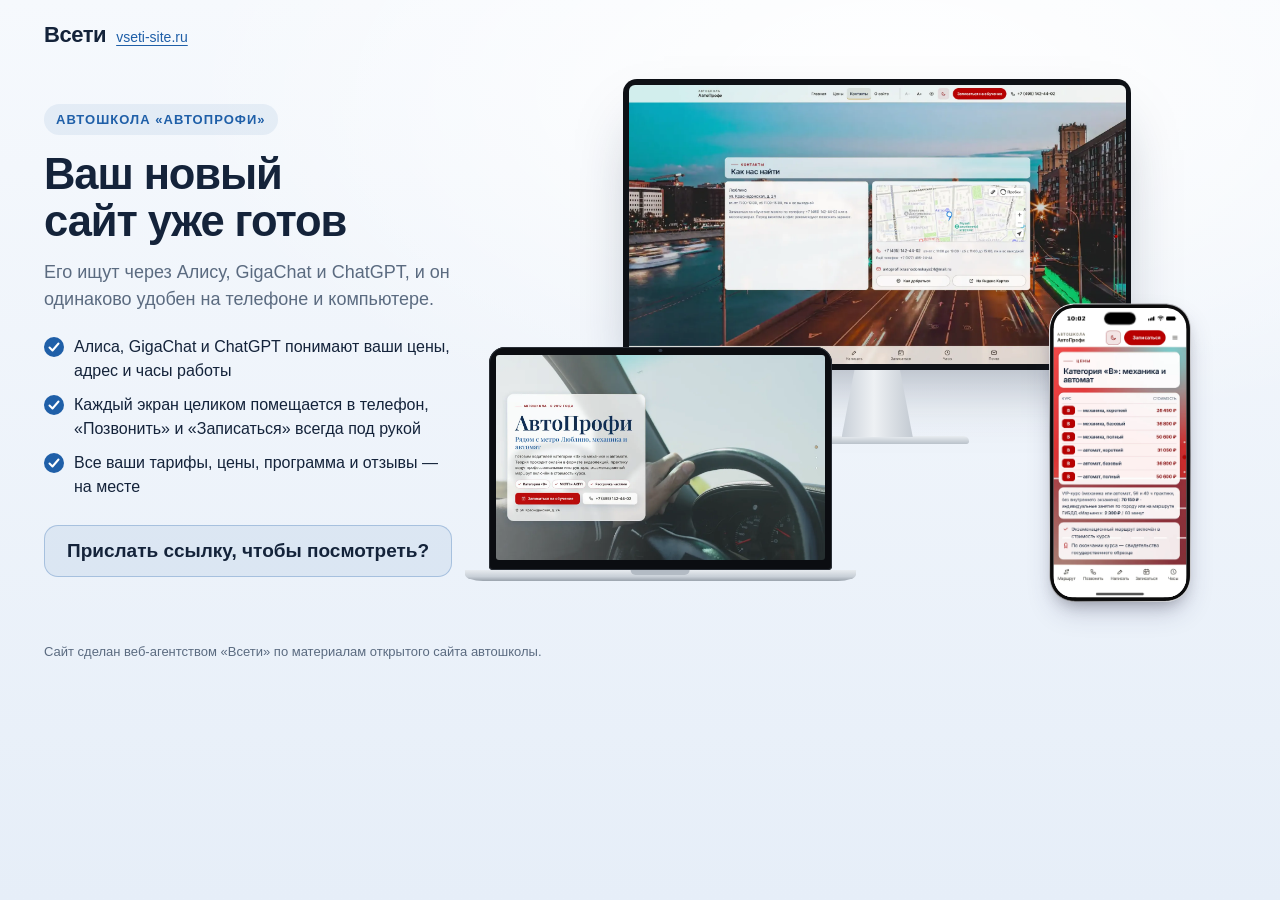
<file: vitrina/index.html>
<!doctype html>
<html lang="ru">
<head>
<meta charset="utf-8">
<meta name="viewport" content="width=device-width, initial-scale=1">
<meta name="robots" content="noindex, nofollow">
<title>Новый сайт автошколы «АвтоПрофи» — веб-агентство «Всети»</title>
<style>
@layer stageshow{:where(.ss-phone){position:relative}.ss-phone{flex-shrink:0;box-shadow:0 calc(var(--ps) * 40) calc(var(--ps) * 80) calc(var(--ps) * -16) #32325d40,0 calc(var(--ps) * 24) calc(var(--ps) * 48) calc(var(--ps) * -24) #0000004d}.ss-phone__glass{height:100%}.ss-phone__window{position:relative;overflow:hidden;isolation:isolate}.ss-phone:is([data-frame=pro],[data-frame=silver],[data-frame=bezel],[data-frame=clay],[data-frame=outline],[data-frame=bare]){--ss-phone-glass: #0b0b0c;--ss-phone-rim: #2c2c2d;--ss-phone-seam: #e0dfdc;--ss-phone-line: var(--ss-text-faint, #9a9a9d);background:none}.ss-phone__bands{position:absolute;inset:0;overflow:visible;pointer-events:none}.ss-phone:is([data-frame=pro],[data-frame=silver],[data-frame=bezel],[data-frame=clay],[data-frame=outline]) .ss-phone__glass{position:relative}.ss-phone[data-frame=pro]{--ss-phone-band-1: #e3e3e6;--ss-phone-band-2: #9a9ba0;--ss-phone-band-3: #cfd0d4;--ss-phone-band-4: #85868b;--ss-phone-band-5: #c9cacd}.ss-stage[data-theme=dark] .ss-phone[data-frame=pro],.ss-stage[data-theme=glass] .ss-phone[data-frame=pro][data-dark]{--ss-phone-band-1: #5b5c61;--ss-phone-band-2: #2b2c2f;--ss-phone-band-3: #48494d;--ss-phone-band-4: #232427;--ss-phone-band-5: #404145}.ss-phone[data-frame=silver]{--ss-phone-band-1: #f4f4f6;--ss-phone-band-2: #c9cacf;--ss-phone-band-3: #eeeef1;--ss-phone-band-4: #b9babf;--ss-phone-band-5: #e6e6ea}.ss-phone[data-frame=bezel]{--ss-phone-glass: #111113}.ss-phone[data-frame=clay]{--ss-phone-clay-top: color-mix(in srgb, var(--ss-phone-clay, #ecebe8), #fff 45%);--ss-phone-clay-bottom: color-mix(in srgb, var(--ss-phone-clay, #ecebe8), #000 6%);box-shadow:0 calc(var(--ps) * 30) calc(var(--ps) * 60) calc(var(--ps) * -12) #32325d33,0 calc(var(--ps) * 16) calc(var(--ps) * 32) calc(var(--ps) * -16) #00000029}.ss-stage[data-theme=dark] .ss-phone[data-frame=clay]{--ss-phone-clay-top: color-mix(in srgb, var(--ss-phone-clay, #2a2a2e), #fff 6%);--ss-phone-clay-bottom: var(--ss-phone-clay, #2a2a2e);--ss-phone-seam: #333338}.ss-phone[data-frame=outline]{box-shadow:none}.ss-stage[data-theme=blueprint] .ss-phone[data-frame=outline]{--ss-phone-line: var(--ss-line)}.ss-phone:not([data-frame=android],[data-frame=soft]) .ss-phone__status{height:62px;padding:0}.ss-phone:not([data-frame=android],[data-frame=soft]) .ss-phone__time{position:absolute;top:21.5px;left:0;width:138.5px;line-height:22px;text-align:center}.ss-phone:not([data-frame=android],[data-frame=soft]) .ss-phone__glyphs{position:absolute;top:25.33px;left:285.25px;align-items:flex-start;gap:8px}.ss-phone:not([data-frame=android],[data-frame=soft]) .ss-phone__signal{margin-top:1px}.ss-phone:not([data-frame=android],[data-frame=soft]) .ss-phone__battery{margin-top:.33px}.ss-phone[data-frame=photo]{position:relative;background:none}.ss-phone__photo{position:absolute;z-index:4;background:var(--ss-phone-photo-light, none) center / 100% 100% no-repeat;pointer-events:none}.ss-stage[data-theme=dark] .ss-phone__photo,.ss-phone[data-dark] .ss-phone__photo{background-image:var(--ss-phone-photo-dark, var(--ss-phone-photo-light, none))}.ss-phone[data-frame=android]{background:linear-gradient(150deg,#3a3b3f,#1d1e21 40%,#2f3034 70%,#1a1b1e)}.ss-phone[data-frame=android] .ss-phone__glass{background:#050505}.ss-phone[data-frame=android] .ss-phone__island{top:14px;width:24px;height:24px;border-radius:50%}.ss-phone[data-frame=android] .ss-phone__status{height:48px;padding:0 26px}.ss-phone[data-frame=android] .ss-phone__time{font-family:system-ui,sans-serif;font-size:15px;font-weight:500}.ss-phone[data-frame=android] .ss-phone__content[data-status]{padding-top:48px}.ss-phone[data-frame=android] .ss-phone__home{width:108px;height:4px}.ss-phone[data-frame=soft]{box-shadow:0 0 0 calc(var(--ps) * 1.5) #0a25400d,0 calc(var(--ps) * 30) calc(var(--ps) * 60) calc(var(--ps) * -12) #32325d2e,0 calc(var(--ps) * 18) calc(var(--ps) * 36) calc(var(--ps) * -18) #0000001f}.ss-phone[data-frame=soft] .ss-phone__glass{background:#f6f9fc;box-shadow:inset 0 calc(var(--ps) * -2.9) calc(var(--ps) * 7.2) #0a254038}.ss-stage[data-theme=dark] .ss-phone[data-frame=soft] .ss-phone__glass{background:#1c2433;box-shadow:inset 0 calc(var(--ps) * -2.9) calc(var(--ps) * 7.2) #00000073}.ss-phone__screen{--pt: 1px;position:absolute;top:0;left:0;display:flex;flex-direction:column;overflow:hidden;background:#fff;color:#000;font-family:-apple-system,system-ui,sans-serif;font-size:15px;letter-spacing:-.015em;transform-origin:0 0;-webkit-font-smoothing:antialiased}.ss-phone[data-dark] .ss-phone__screen{background:#000;color:#fff}.ss-phone__status{position:absolute;top:0;right:0;left:0;z-index:2;display:flex;align-items:center;justify-content:space-between;height:54px;padding:0 34px 0 52px;transition:color .3s ease;will-change:transform}.ss-phone__time{font-family:SF Pro Text,-apple-system,system-ui,sans-serif;font-variation-settings:"opsz" 17;font-size:17.67px;font-weight:590;letter-spacing:0}.ss-phone__island{position:absolute;top:var(--ss-island-top, 14px);left:50%;z-index:3;width:var(--ss-island-w, 95px);height:37px;border-radius:18.5px;background:#000;transform:translate(-50%)}.ss-phone__glyphs{display:flex;align-items:center;gap:8px}.ss-phone__glyph{display:block}.ss-phone__content{position:relative;flex:1;min-height:0}.ss-phone__content[data-status]{padding-top:62px}.ss-phone__content:not([data-status]){padding-top:44px}.ss-phone[data-frame=bare] .ss-phone__content{padding-right:8px;padding-left:8px}.ss-phone__home{position:absolute;bottom:8px;left:50%;z-index:2;width:144px;height:5px;border-radius:2.5px;background:currentColor;transform:translate(-50%);transition:color .3s ease;will-change:transform}.ss-lock{position:absolute;inset:0;color:#fff;text-align:center}.ss-lock__date{margin-top:66px;font-size:22px;font-weight:600;letter-spacing:-.01em;opacity:.85}.ss-lock__clock{margin-top:-4px;font-size:112px;font-weight:700;line-height:1;letter-spacing:-.035em;font-variant-numeric:tabular-nums;opacity:.92}.ss-lock__stack{position:absolute;right:0;bottom:118px;left:0;display:flex;flex-direction:column;gap:8px;text-align:left}.ss-lock__stack[data-at=top]{top:290px;bottom:auto}.ss-lock__controls{position:absolute;right:46px;bottom:48px;left:46px;display:flex;justify-content:space-between}.ss-lock__control{display:grid;place-items:center;width:50px;height:50px;border-radius:50%;background:#0a0c1842;backdrop-filter:blur(24px) saturate(1.3);color:#fff}.ss-notification{display:flex;align-items:center;gap:13px;margin:0 18px;padding:14px 17px 14px 14px;border-radius:23px;background:#fcfcfdc2;backdrop-filter:blur(30px) saturate(1.25);box-shadow:0 4px 24px #0000000f;color:#000;text-align:left}.ss-notification[data-banner]{position:absolute;top:56px;right:0;left:0;z-index:2;animation:ss-banner-in .52s cubic-bezier(.2,.9,.25,1) both}@keyframes ss-banner-in{0%{transform:translateY(-110px)}}.ss-notification__icon{display:grid;flex-shrink:0;place-items:center;width:38px;height:38px;overflow:hidden;border-radius:9px;background:var(--ss-accent);color:#fff}.ss-notification__icon:has(>img){background:none}.ss-notification__icon>img{display:block;width:100%;height:100%}.ss-notification__text{display:flex;flex:1;flex-direction:column;min-width:0;font-size:15px;line-height:18px;letter-spacing:-.016em}.ss-notification__head{display:flex;align-items:baseline;gap:8px}.ss-notification__title{flex:1;min-width:0;overflow:hidden;font-weight:600;white-space:nowrap;text-overflow:ellipsis}.ss-notification__time{flex-shrink:0;font-size:12px;letter-spacing:-.005em;color:#3c3c4399}.ss-notification__body{display:-webkit-box;overflow:hidden;-webkit-line-clamp:3;-webkit-box-orient:vertical}.ss-lock[data-size=satellite] .ss-lock__stack{top:232px;bottom:auto}.ss-lock[data-size=satellite][data-clock=off] .ss-lock__stack{top:74px}.ss-notification{will-change:transform}.ss-phone:not([data-dark]) .ss-notification{background:#ffffffeb;box-shadow:0 0 0 .5px #00000014,0 8px 24px #0000001f}.ss-phone__time-bar{display:inline-block;width:30px;height:7px;border-radius:4px;background:currentColor;opacity:.5}}
:root{--ink:#14233a;--muted:#5b6b80;--accent:#1f5fa8;--sand:#ffc94d;--bg1:#f6f9fd;--bg2:#e6eef8}
*{box-sizing:border-box}
html,body{margin:0}
body{font:16px/1.5 -apple-system,"Segoe UI",Roboto,Arial,sans-serif;color:var(--ink);background:radial-gradient(1200px 600px at 70% 10%,#ffffff 0,rgba(255,255,255,0) 60%),linear-gradient(180deg,var(--bg1),var(--bg2));min-height:100vh}
a{color:inherit}
.top{display:flex;align-items:center;justify-content:space-between;max-width:1240px;margin:0 auto;padding:18px 24px}
.brand{display:flex;align-items:baseline;gap:10px;text-decoration:none}
.brand b{font-size:22px;letter-spacing:-.02em}
.brand span{font-size:14px;color:var(--accent);text-decoration:underline;text-underline-offset:3px}
.hero{max-width:1240px;margin:0 auto;padding:10px 24px 40px;display:grid;grid-template-columns:minmax(0,.82fr) minmax(0,1.5fr);gap:36px;align-items:center}
.eyebrow{display:inline-block;font-size:13px;font-weight:600;letter-spacing:.08em;text-transform:uppercase;color:var(--accent);background:rgba(31,95,168,.08);padding:6px 12px;border-radius:999px}
h1{text-wrap:balance;font-size:clamp(30px,3.4vw,48px);line-height:1.08;letter-spacing:-.025em;margin:16px 0 14px}
.lead{font-size:18px;color:var(--muted);margin:0 0 22px;max-width:30em}
.pts{list-style:none;padding:0;margin:0 0 26px;display:grid;gap:10px}
.pts li{display:flex;gap:10px;align-items:flex-start}
.pts li::before{content:"";flex:none;width:20px;height:20px;margin-top:2px;border-radius:50%;background:var(--accent) url("data:image/svg+xml,%3Csvg xmlns='http://www.w3.org/2000/svg' viewBox='0 0 20 20'%3E%3Cpath d='M5.5 10.5l3 3 6-7' fill='none' stroke='%23fff' stroke-width='2' stroke-linecap='round' stroke-linejoin='round'/%3E%3C/svg%3E") center/100% no-repeat}
.cta{display:flex;flex-wrap:wrap;gap:14px;align-items:center}
.btn{display:inline-flex;align-items:center;gap:8px;min-height:52px;padding:0 26px;border-radius:14px;background:var(--accent);color:#fff;font-weight:600;text-decoration:none;box-shadow:0 10px 24px rgba(31,95,168,.28)}
.btn:hover{background:#174a86}
.ask{margin:0;display:inline-flex;align-items:center;min-height:52px;padding:12px 22px;line-height:1.3;border-radius:14px;background:rgba(31,95,168,.08);border:1.5px solid rgba(31,95,168,.28);color:var(--ink);font-size:19px;font-weight:600}
/* сцена с устройствами */
.stage{position:relative;width:100%;aspect-ratio:16/11.2}
.dv{position:absolute}
.dv img{display:block;width:100%;height:100%;object-fit:cover;object-position:center top}
.mon .scr img,.lap .scr img{height:auto}
.mon{left:18%;top:0;width:68%}
.mon .scr{padding:1.1%;background:#0e1116;border-radius:14px;box-shadow:0 30px 60px -20px rgba(20,35,58,.35)}
.mon .scr img{border-radius:6px}
.mon .neck{width:14%;aspect-ratio:1/.95;margin:0 auto;background:linear-gradient(90deg,#c9d0d8,#eef1f4 45%,#c3cad2);clip-path:polygon(18% 0,82% 0,100% 100%,0 100%)}
.mon .foot{width:36%;aspect-ratio:36/1.5;margin:-1px auto 0;border-radius:6px 6px 3px 3px;background:linear-gradient(180deg,#e9edf1,#b9c1ca);box-shadow:0 12px 20px -8px rgba(20,35,58,.4)}
.lap{left:0;bottom:4%;width:46%}
.lap .scr{padding:2.2% 2.2% 3%;background:#0b0d11;border-radius:16px 16px 4px 4px;position:relative;box-shadow:0 0 0 1px #2a2f37 inset}
.lap .scr::before{content:"";position:absolute;top:1%;left:50%;width:.9%;aspect-ratio:1;border-radius:50%;background:#2b3442;transform:translateX(-50%)}
.lap .scr img{border-radius:3px}
.lap .base{position:relative;height:0;padding-bottom:3.2%;margin:0 -7%;background:linear-gradient(180deg,#e7ebef 0,#c8cfd7 60%,#9aa3ad 100%);border-radius:0 0 18px 18px/0 0 60% 60%;box-shadow:0 22px 30px -14px rgba(20,35,58,.45)}
.lap .base::after{content:"";position:absolute;top:0;left:50%;width:15%;height:40%;transform:translateX(-50%);background:#b3bbc4;border-radius:0 0 8px 8px}
.tab{right:1.5%;bottom:3%;width:23%}
.tab .scr{aspect-ratio:820/1180;padding:4.5%;background:#121419;border-radius:22px;box-shadow:0 0 0 2px #c7ced6,0 28px 50px -18px rgba(20,35,58,.45)}
.tab .scr img{border-radius:10px}
.ph{right:6%;bottom:0;width:340px;transform-origin:100% 100%}
.ph-shot{display:block;width:100%;height:auto}
.note{max-width:1240px;margin:0 auto;padding:0 24px 34px;color:var(--muted);font-size:13px}
@media (max-width:600px){
  .stage{aspect-ratio:16/9.8}
  .mon{display:none}
  .lap{left:6%;width:64%;bottom:6%}
  .ph{right:5%}
}
@media (max-width:900px){
  .hero{grid-template-columns:1fr;gap:26px;padding-top:0}
  .stage{order:-1}
  .lead{font-size:16.5px}
}
</style>
</head>
<body>
<header class="top"><a class="brand" href="https://vseti-site.ru/" target="_blank" rel="noopener"><b>Всети</b><span>vseti-site.ru</span></a></header>
<main class="hero">
  <div class="txt">
    <span class="eyebrow">Автошкола «АвтоПрофи»</span>
    <h1>Ваш новый сайт уже готов</h1>
    <p class="lead">Его ищут через Алису, GigaChat и ChatGPT, и он одинаково удобен на телефоне и компьютере.</p>
    <ul class="pts">
      <li>Алиса, GigaChat и ChatGPT понимают ваши цены, адрес и часы работы</li>
      <li>Каждый экран целиком помещается в телефон, «Позвонить» и «Записаться» всегда под рукой</li>
      <li>Все ваши тарифы, цены, программа и отзывы — на месте</li>
    </ul>
    <div class="cta">
      <p class="ask">Прислать ссылку, чтобы посмотреть?</p>
    </div>
  </div>
  <div class="stage" id="stage" aria-label="Новый сайт на компьютере, ноутбуке и телефоне">
    <div class="dv mon"><div class="scr"><img src="img/monitor.webp?v=2" alt="" width="1600" height="900"></div><div class="neck"></div><div class="foot"></div></div>
    <div class="dv lap"><div class="scr"><img src="img/laptop.webp?v=2" alt="" width="1280" height="800"></div><div class="base"></div></div>
    <div class="dv ph" id="ph"><div class="ss-phone z-phone" data-frame="pro" style="width: 340px; height: 714.953px; padding: 2.38318px; border-radius: 61.1682px; --ps: 0.794392523364486px;"><svg class="ss-phone__bands" width="100%" height="100%" aria-hidden="true"><defs><linearGradient id="ph-band" x1="0.2" y1="0" x2="0.8" y2="1"><stop offset="0" style="stop-color: var(--ss-phone-band-1);"></stop><stop offset="0.22" style="stop-color: var(--ss-phone-band-2);"></stop><stop offset="0.48" style="stop-color: var(--ss-phone-band-3);"></stop><stop offset="0.74" style="stop-color: var(--ss-phone-band-4);"></stop><stop offset="1" style="stop-color: var(--ss-phone-band-5);"></stop></linearGradient><linearGradient id="ph-clay" x1="0" y1="0" x2="0" y2="1"><stop offset="0" style="stop-color: var(--ss-phone-clay-top);"></stop><stop offset="1" style="stop-color: var(--ss-phone-clay-bottom);"></stop></linearGradient></defs><g transform="translate(10.327102803738317 10.327102803738317)" stroke-linejoin="round"><path d="M262.94 0.00L267.09 0.06L270.49 0.24L273.65 0.53L276.65 0.94L279.51 1.47L282.27 2.11L284.93 2.87L287.50 3.74L289.97 4.72L292.36 5.81L294.65 7.02L296.85 8.33L298.96 9.75L300.98 11.27L302.90 12.90L304.72 14.62L306.45 16.45L308.08 18.37L309.60 20.38L311.02 22.49L312.33 24.70L313.53 26.99L314.63 29.37L315.61 31.85L316.48 34.41L317.24 37.07L317.88 39.83L318.41 42.70L318.82 45.69L319.11 48.85L319.29 52.25L319.35 56.40L319.35 637.90L319.29 642.04L319.11 645.45L318.82 648.60L318.41 651.60L317.88 654.47L317.24 657.23L316.48 659.89L315.61 662.45L314.63 664.92L313.53 667.31L312.33 669.60L311.02 671.80L309.60 673.91L308.08 675.93L306.45 677.85L304.72 679.68L302.90 681.40L300.98 683.03L298.96 684.55L296.85 685.97L294.65 687.28L292.36 688.49L289.97 689.58L287.50 690.56L284.93 691.43L282.27 692.19L279.51 692.83L276.65 693.36L273.65 693.77L270.49 694.06L267.09 694.24L262.94 694.30L56.40 694.30L52.25 694.24L48.85 694.06L45.69 693.77L42.70 693.36L39.83 692.83L37.07 692.19L34.41 691.43L31.85 690.56L29.37 689.58L26.99 688.49L24.70 687.28L22.49 685.97L20.38 684.55L18.37 683.03L16.45 681.40L14.62 679.68L12.90 677.85L11.27 675.93L9.75 673.91L8.33 671.80L7.02 669.60L5.81 667.31L4.72 664.92L3.74 662.45L2.87 659.89L2.11 657.23L1.47 654.47L0.94 651.60L0.53 648.60L0.24 645.45L0.06 642.04L0.00 637.90L0.00 56.40L0.06 52.25L0.24 48.85L0.53 45.69L0.94 42.70L1.47 39.83L2.11 37.07L2.87 34.41L3.74 31.85L4.72 29.37L5.81 26.99L7.02 24.70L8.33 22.49L9.75 20.38L11.27 18.37L12.90 16.45L14.62 14.62L16.45 12.90L18.37 11.27L20.38 9.75L22.49 8.33L24.70 7.02L26.99 5.81L29.37 4.72L31.85 3.74L34.41 2.87L37.07 2.11L39.83 1.47L42.70 0.94L45.69 0.53L48.85 0.24L52.25 0.06L56.40 0.00Z" fill="none" stroke-width="20.654205607476634" stroke="url(#ph-band)"></path><path d="M262.94 0.00L267.09 0.06L270.49 0.24L273.65 0.53L276.65 0.94L279.51 1.47L282.27 2.11L284.93 2.87L287.50 3.74L289.97 4.72L292.36 5.81L294.65 7.02L296.85 8.33L298.96 9.75L300.98 11.27L302.90 12.90L304.72 14.62L306.45 16.45L308.08 18.37L309.60 20.38L311.02 22.49L312.33 24.70L313.53 26.99L314.63 29.37L315.61 31.85L316.48 34.41L317.24 37.07L317.88 39.83L318.41 42.70L318.82 45.69L319.11 48.85L319.29 52.25L319.35 56.40L319.35 637.90L319.29 642.04L319.11 645.45L318.82 648.60L318.41 651.60L317.88 654.47L317.24 657.23L316.48 659.89L315.61 662.45L314.63 664.92L313.53 667.31L312.33 669.60L311.02 671.80L309.60 673.91L308.08 675.93L306.45 677.85L304.72 679.68L302.90 681.40L300.98 683.03L298.96 684.55L296.85 685.97L294.65 687.28L292.36 688.49L289.97 689.58L287.50 690.56L284.93 691.43L282.27 692.19L279.51 692.83L276.65 693.36L273.65 693.77L270.49 694.06L267.09 694.24L262.94 694.30L56.40 694.30L52.25 694.24L48.85 694.06L45.69 693.77L42.70 693.36L39.83 692.83L37.07 692.19L34.41 691.43L31.85 690.56L29.37 689.58L26.99 688.49L24.70 687.28L22.49 685.97L20.38 684.55L18.37 683.03L16.45 681.40L14.62 679.68L12.90 677.85L11.27 675.93L9.75 673.91L8.33 671.80L7.02 669.60L5.81 667.31L4.72 664.92L3.74 662.45L2.87 659.89L2.11 657.23L1.47 654.47L0.94 651.60L0.53 648.60L0.24 645.45L0.06 642.04L0.00 637.90L0.00 56.40L0.06 52.25L0.24 48.85L0.53 45.69L0.94 42.70L1.47 39.83L2.11 37.07L2.87 34.41L3.74 31.85L4.72 29.37L5.81 26.99L7.02 24.70L8.33 22.49L9.75 20.38L11.27 18.37L12.90 16.45L14.62 14.62L16.45 12.90L18.37 11.27L20.38 9.75L22.49 8.33L24.70 7.02L26.99 5.81L29.37 4.72L31.85 3.74L34.41 2.87L37.07 2.11L39.83 1.47L42.70 0.94L45.69 0.53L48.85 0.24L52.25 0.06L56.40 0.00Z" fill="none" stroke-width="15.88785046728972" style="stroke: var(--ss-phone-rim);"></path><path d="M262.94 0.00L267.09 0.06L270.49 0.24L273.65 0.53L276.65 0.94L279.51 1.47L282.27 2.11L284.93 2.87L287.50 3.74L289.97 4.72L292.36 5.81L294.65 7.02L296.85 8.33L298.96 9.75L300.98 11.27L302.90 12.90L304.72 14.62L306.45 16.45L308.08 18.37L309.60 20.38L311.02 22.49L312.33 24.70L313.53 26.99L314.63 29.37L315.61 31.85L316.48 34.41L317.24 37.07L317.88 39.83L318.41 42.70L318.82 45.69L319.11 48.85L319.29 52.25L319.35 56.40L319.35 637.90L319.29 642.04L319.11 645.45L318.82 648.60L318.41 651.60L317.88 654.47L317.24 657.23L316.48 659.89L315.61 662.45L314.63 664.92L313.53 667.31L312.33 669.60L311.02 671.80L309.60 673.91L308.08 675.93L306.45 677.85L304.72 679.68L302.90 681.40L300.98 683.03L298.96 684.55L296.85 685.97L294.65 687.28L292.36 688.49L289.97 689.58L287.50 690.56L284.93 691.43L282.27 692.19L279.51 692.83L276.65 693.36L273.65 693.77L270.49 694.06L267.09 694.24L262.94 694.30L56.40 694.30L52.25 694.24L48.85 694.06L45.69 693.77L42.70 693.36L39.83 692.83L37.07 692.19L34.41 691.43L31.85 690.56L29.37 689.58L26.99 688.49L24.70 687.28L22.49 685.97L20.38 684.55L18.37 683.03L16.45 681.40L14.62 679.68L12.90 677.85L11.27 675.93L9.75 673.91L8.33 671.80L7.02 669.60L5.81 667.31L4.72 664.92L3.74 662.45L2.87 659.89L2.11 657.23L1.47 654.47L0.94 651.60L0.53 648.60L0.24 645.45L0.06 642.04L0.00 637.90L0.00 56.40L0.06 52.25L0.24 48.85L0.53 45.69L0.94 42.70L1.47 39.83L2.11 37.07L2.87 34.41L3.74 31.85L4.72 29.37L5.81 26.99L7.02 24.70L8.33 22.49L9.75 20.38L11.27 18.37L12.90 16.45L14.62 14.62L16.45 12.90L18.37 11.27L20.38 9.75L22.49 8.33L24.70 7.02L26.99 5.81L29.37 4.72L31.85 3.74L34.41 2.87L37.07 2.11L39.83 1.47L42.70 0.94L45.69 0.53L48.85 0.24L52.25 0.06L56.40 0.00Z" fill="none" stroke-width="14.69626168224299" style="stroke: var(--ss-phone-glass);"></path></g></svg><div class="ss-phone__glass" style="padding: 7.94393px; border-radius: 58.785px;"><div class="ss-phone__window" style="width: 319.346px; height: 694.299px; clip-path: path(&quot;M 262.94 0 L 267.09 0.06 L 270.49 0.24 L 273.65 0.53 L 276.65 0.94 L 279.51 1.47 L 282.27 2.11 L 284.93 2.87 L 287.5 3.74 L 289.97 4.72 L 292.36 5.81 L 294.65 7.02 L 296.85 8.33 L 298.96 9.75 L 300.98 11.27 L 302.9 12.9 L 304.72 14.62 L 306.45 16.45 L 308.08 18.37 L 309.6 20.38 L 311.02 22.49 L 312.33 24.7 L 313.53 26.99 L 314.63 29.37 L 315.61 31.85 L 316.48 34.41 L 317.24 37.07 L 317.88 39.83 L 318.41 42.7 L 318.82 45.69 L 319.11 48.85 L 319.29 52.25 L 319.35 56.4 L 319.35 637.9 L 319.29 642.04 L 319.11 645.45 L 318.82 648.6 L 318.41 651.6 L 317.88 654.47 L 317.24 657.23 L 316.48 659.89 L 315.61 662.45 L 314.63 664.92 L 313.53 667.31 L 312.33 669.6 L 311.02 671.8 L 309.6 673.91 L 308.08 675.93 L 306.45 677.85 L 304.72 679.68 L 302.9 681.4 L 300.98 683.03 L 298.96 684.55 L 296.85 685.97 L 294.65 687.28 L 292.36 688.49 L 289.97 689.58 L 287.5 690.56 L 284.93 691.43 L 282.27 692.19 L 279.51 692.83 L 276.65 693.36 L 273.65 693.77 L 270.49 694.06 L 267.09 694.24 L 262.94 694.3 L 56.4 694.3 L 52.25 694.24 L 48.85 694.06 L 45.69 693.77 L 42.7 693.36 L 39.83 692.83 L 37.07 692.19 L 34.41 691.43 L 31.85 690.56 L 29.37 689.58 L 26.99 688.49 L 24.7 687.28 L 22.49 685.97 L 20.38 684.55 L 18.37 683.03 L 16.45 681.4 L 14.62 679.68 L 12.9 677.85 L 11.27 675.93 L 9.75 673.91 L 8.33 671.8 L 7.02 669.6 L 5.81 667.31 L 4.72 664.92 L 3.74 662.45 L 2.87 659.89 L 2.11 657.23 L 1.47 654.47 L 0.94 651.6 L 0.53 648.6 L 0.24 645.45 L 0.06 642.04 L 0 637.9 L 0 56.4 L 0.06 52.25 L 0.24 48.85 L 0.53 45.69 L 0.94 42.7 L 1.47 39.83 L 2.11 37.07 L 2.87 34.41 L 3.74 31.85 L 4.72 29.37 L 5.81 26.99 L 7.02 24.7 L 8.33 22.49 L 9.75 20.38 L 11.27 18.37 L 12.9 16.45 L 14.62 14.62 L 16.45 12.9 L 18.37 11.27 L 20.38 9.75 L 22.49 8.33 L 24.7 7.02 L 26.99 5.81 L 29.37 4.72 L 31.85 3.74 L 34.41 2.87 L 37.07 2.11 L 39.83 1.47 L 42.7 0.94 L 45.69 0.53 L 48.85 0.24 L 52.25 0.06 L 56.4 0 Z&quot;);"><div class="ss-phone__screen" style="width: 402px; height: 874px; transform: scale(0.794393); --ss-screen-r: 64px;"><div class="ss-phone__status"><span class="ss-phone__time">10:02</span><span class="ss-phone__glyphs"><svg viewBox="0 0 20.33 13.67" width="20.33" height="13.67" class="ss-phone__glyph ss-phone__signal"><rect x="0" y="7.34" width="3.333" height="6.33" rx="1.667" fill="currentColor"></rect><rect x="5.667" y="5" width="3.333" height="8.67" rx="1.667" fill="currentColor"></rect><rect x="11.334" y="2.67" width="3.333" height="11" rx="1.667" fill="currentColor"></rect><rect x="17.000999999999998" y="0" width="3.333" height="13.67" rx="1.667" fill="currentColor"></rect></svg><svg viewBox="0 0 19.33 14.33" width="19.33" height="14.33" class="ss-phone__glyph ss-phone__wifi"><path fill-rule="evenodd" fill="currentColor" d="M0.415933 5.54283C0.902185 6.04412 1.66017 5.95818 2.27513 5.41393C4.30595 3.58064 6.83731 2.63535 9.66901 2.63535C12.5007 2.63535 15.0464 3.60928 17.0629 5.41393C17.6636 5.97251 18.4215 6.0298 18.9221 5.54283C19.4226 5.02722 19.4942 4.2538 18.9793 3.70954C16.8341 1.51819 13.3302 0 9.66901 0C6.00783 0 2.48965 1.53251 0.358727 3.72387C-0.156127 4.2538 -0.0989213 5.02722 0.415933 5.55715L0.415933 5.54283ZM3.94841 9.13779C4.50617 9.68205 5.22124 9.62476 5.85051 9.10915C6.88022 8.29276 8.25316 7.73418 9.66901 7.7485C11.0706 7.7485 12.4435 8.29276 13.4875 9.12347C14.1168 9.63908 14.8605 9.66773 15.4039 9.12347C15.9331 8.57921 16.0189 7.7485 15.4611 7.23289C14.0739 5.98683 11.9859 5.11315 9.68332 5.11315C7.38077 5.11315 5.27845 5.98683 3.9055 7.23289C3.41925 7.69121 3.31914 8.47896 3.96271 9.13779L3.94841 9.13779ZM8.72511 13.8929C9.34008 14.4801 9.98365 14.4801 10.5986 13.8929L11.757 12.7757C12.372 12.1742 12.5007 11.4151 11.7999 10.8995C11.2136 10.4841 10.4699 10.212 9.66901 10.212C8.86813 10.212 8.11015 10.4841 7.53809 10.9138C6.83731 11.4151 6.98033 12.1885 7.59529 12.7757L8.73942 13.8929L8.72511 13.8929Z"></path></svg><svg viewBox="0 0 29.33 13.67" width="29.33" height="13.67" class="ss-phone__glyph ss-phone__battery"><path fill="currentColor" d="M0 6.4C0 4.15979 0 3.03969 0.435974 2.18404C0.819467 1.43139 1.43139 0.819467 2.18404 0.435974C3.03969 0 4.15979 0 6.4 0L19.933 0C22.1732 0 23.2933 0 24.149 0.435974C24.9016 0.819467 25.5135 1.43139 25.897 2.18404C26.333 3.03969 26.333 4.15979 26.333 6.4L26.333 7.26666C26.333 9.50687 26.333 10.627 25.897 11.4826C25.5135 12.2353 24.9016 12.8472 24.149 13.2307C23.2933 13.6667 22.1732 13.6667 19.933 13.6667L6.4 13.6667C4.15979 13.6667 3.03969 13.6667 2.18404 13.2307C1.43139 12.8472 0.819467 12.2353 0.435974 11.4826C0 10.627 0 9.50687 0 7.26666L0 6.4Z"></path><path fill-rule="evenodd" fill="currentColor" transform="translate(27.33 4.33)" d="M0 0L0 5C0.601505 4.8625 2 3.75 2 2.5C2 1.25 0.601505 0.1375 0 0Z"></path></svg></span></div><span class="ss-phone__island"></span><div class="ss-phone__content" data-status="true"><img class="ph-shot" src="img/phone.webp?v=2" alt="Новый сайт автошколы «АвтоПрофи» на телефоне" width="393" height="794"></div><span class="ss-phone__home"></span></div></div></div></div></div>
  </div>
</main>
<p class="note">Сайт сделан веб-агентством «Всети» по материалам открытого сайта автошколы.</p>
<script>
(function(){var st=document.getElementById('stage'),ph=document.getElementById('ph');
function fit(){var k=st.clientWidth*(innerWidth<=600?0.27:0.19)/340;ph.style.transform='scale('+k+')';}
fit();addEventListener('resize',fit);})();
</script>
</body>
</html>
</file>
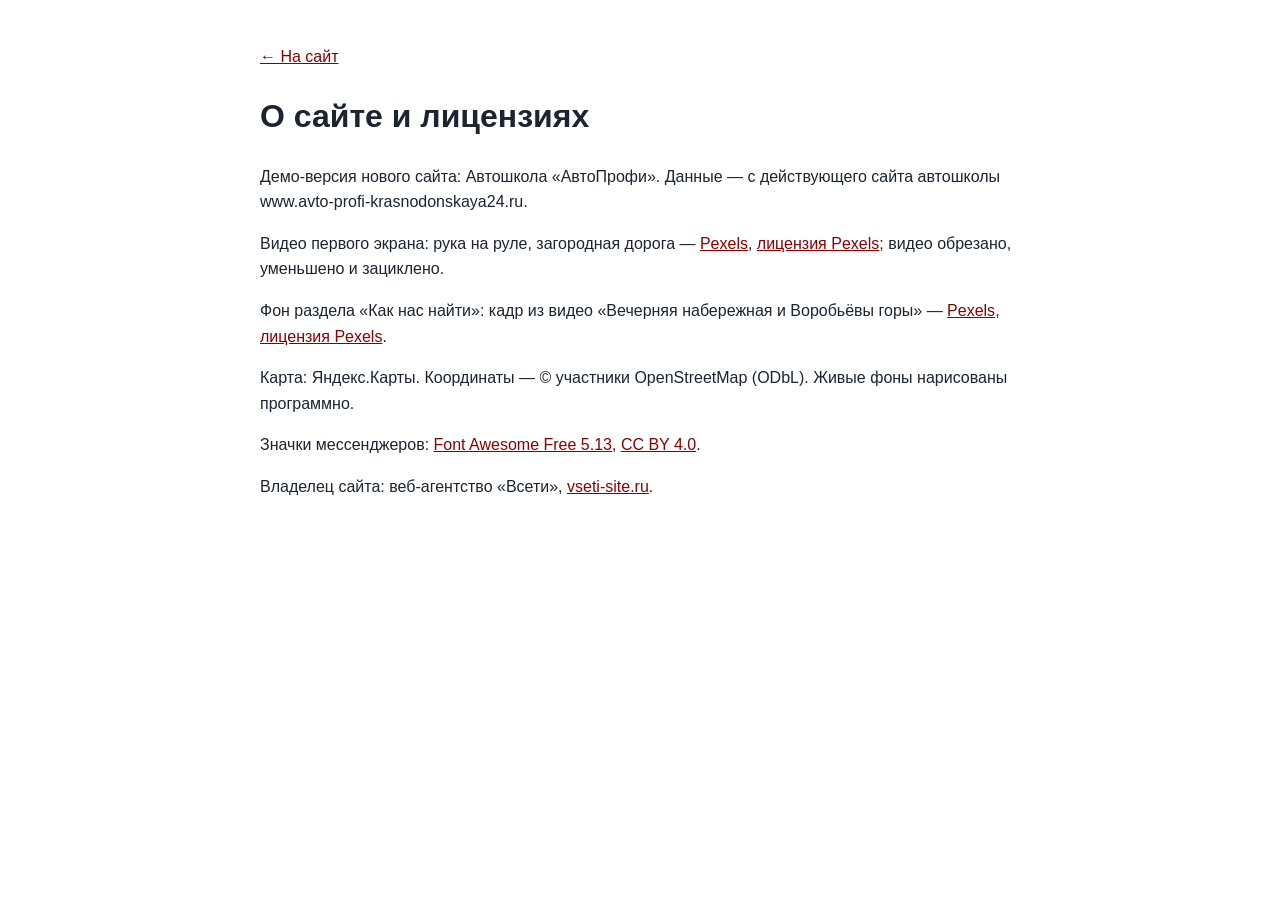
<file: credits.html>
<!doctype html><html lang="ru"><head><meta charset="utf-8"><meta name="viewport" content="width=device-width,initial-scale=1"><meta name="robots" content="noindex"><title>О сайте — Автошкола «АвтоПрофи»</title>
<style>body{font:16px/1.6 Inter,Arial,sans-serif;max-width:760px;margin:0 auto;padding:28px 18px;color:#1b2430}a{color:#8a0000}</style></head><body>
<p><a href="./">← На сайт</a></p><h1>О сайте и лицензиях</h1>
<p>Демо-версия нового сайта: Автошкола «АвтоПрофи». Данные — с действующего сайта автошколы www.avto-profi-krasnodonskaya24.ru.</p>
<p>Видео первого экрана: рука на руле, загородная дорога — <a href="https://www.pexels.com/video/8630309/" target="_blank" rel="noopener">Pexels</a>, <a href="https://www.pexels.com/license/" target="_blank" rel="noopener">лицензия Pexels</a>; видео обрезано, уменьшено и зациклено.</p>
<p>Фон раздела «Как нас найти»: кадр из видео «Вечерняя набережная и Воробьёвы горы» — <a href="https://www.pexels.com/video/5077580/" target="_blank" rel="noopener">Pexels</a>, <a href="https://www.pexels.com/license/" target="_blank" rel="noopener">лицензия Pexels</a>.</p>
<p>Карта: Яндекс.Карты. Координаты — © участники OpenStreetMap (ODbL). Живые фоны нарисованы программно.</p>
<p>Значки мессенджеров: <a href="https://fontawesome.com" target="_blank" rel="noopener">Font Awesome Free 5.13</a>, <a href="https://creativecommons.org/licenses/by/4.0/" target="_blank" rel="noopener">CC BY 4.0</a>.</p>
<p>Владелец сайта: веб-агентство «Всети», <a href="https://vseti-site.ru" target="_blank" rel="noopener">vseti-site.ru</a>.</p>
</body></html>
</file>
<file: css/etalon.css>
/* ==========================================================================
   Эталон нотариуса. Общий слой поверх встроенных стилей index.html:
   видео-первый экран, «жидкое стекло», интерьеры на фоне экранов,
   шапка и нижняя панель со второго экрана, карточки Spotlight Card.
   ========================================================================== */

/* плавное проявление подсветки рамки (Chrome/Safari/Firefox новых версий) */
@property --hl{syntax:'<number>';inherits:true;initial-value:0}

:root{
  --glass:rgba(0,0,0,.4);
  --glass-blur:4px;
  --spot:255,196,108;          /* тёплый янтарь под интерьеры */
  --spring:cubic-bezier(.2,.9,.3,1.35);
}

/* ---------- светлый текст на тёмном стекле для всего, что лежит на фото ---------- */
.sec:not(.sec-hero),.hdr,.bar,.mmenu{
  --card:rgba(0,0,0,.4); --card-rgb:0,0,0;
  --text:#fff; --muted:rgba(255,255,255,.84);
  --line:rgba(255,255,255,.3); --line2:rgba(255,255,255,.2);
  --accent:#ecd9ac; --accent-d:#f6e9c8; --accent-l:#d3bc8a; --accent-soft:rgba(255,255,255,.13);
  --bg:rgba(0,0,0,.3); --bg2:transparent; --bg3:rgba(255,255,255,.13);
  --on-accent:#1d170b;
  --shadow:0 1px 12px rgba(0,0,0,.35); --shadow-lg:0 18px 50px rgba(0,0,0,.5);
  --ok:#8fe3a8; --bad:#ff9f96;
  color:#fff;
}
.sec:not(.sec-hero){background:#2b2319}
.sec:not(.sec-hero) .sec-scroll{
  position:relative;z-index:1;
  padding-top:calc(var(--hdr-h) / var(--zc,1) + 12px);padding-bottom:calc(var(--bar-h) + 12px);
  text-shadow:0 1px 2px rgba(0,0,0,.45)
}
.sec:not(.sec-hero) :is(input,select,textarea,button.btn,.btn){text-shadow:none}

/* ---------- фон экранов: интерьеры, затемнение ровно 50% ---------- */
.sec-bg{position:absolute;inset:0;z-index:0;overflow:hidden;pointer-events:none;background:#2b2319}
.sec-bg picture{display:block;width:100%;height:100%}
.sec-bg img{display:block;width:100%;height:100%;object-fit:cover;opacity:0;transition:opacity .9s ease}
.sec-bg img.ld,html:not(.js) .sec-bg img{opacity:1}
.sec-bg::after{content:"";position:absolute;inset:0;background:rgba(0,0,0,.5)}

/* ==========================================================================
   Жидкое стекло
   ========================================================================== */
.glass,
.sec:not(.sec-hero) :is(.sec-head,.svc,.step,.rev,.rsum,.cred,.cbox,.fq,.about-txt,.tf-card,.quote,.ilink,.chips li,.foot,.rate-chip){
  position:relative;isolation:isolate;
  background:var(--glass);
  -webkit-backdrop-filter:blur(var(--glass-blur));backdrop-filter:blur(var(--glass-blur));
  border:0;border-radius:var(--radius);
  box-shadow:0 8px 30px rgba(0,0,0,.14);
}
/* тонкая светлая рамка-градиент; рядом с курсором рамка разгорается (--hl, --x, --y) */
.glass::after,
.sec:not(.sec-hero) :is(.sec-head,.svc,.step,.rev,.rsum,.cred,.cbox,.fq,.about-txt,.tf-card,.quote,.ilink,.chips li,.foot,.rate-chip)::after{
  content:"";position:absolute;inset:0;border-radius:inherit;padding:1.4px;pointer-events:none;z-index:2;
  background:
    radial-gradient(230px circle at var(--x,50%) var(--y,50%),rgba(255,226,160,calc(var(--hl,0)*1)),rgba(var(--spot),calc(var(--hl,0)*.65)) 38%,transparent 72%),
    linear-gradient(160deg,rgba(255,255,255,.58) 0%,rgba(255,255,255,.16) 22%,rgba(255,255,255,0) 44%,rgba(255,255,255,0) 60%,rgba(255,255,255,.16) 82%,rgba(255,255,255,.5) 100%);
  -webkit-mask:linear-gradient(#000 0 0) content-box,linear-gradient(#000 0 0);
  -webkit-mask-composite:xor;mask-composite:exclude;
}
.sec:not(.sec-hero) .sec-head{display:block;width:fit-content;max-width:100%;border-radius:18px;padding:14px 22px 16px;margin-bottom:16px}
.sec:not(.sec-hero) .sec-head .h2{margin-top:8px}
.sec:not(.sec-hero) .sec-head .lead{margin-top:8px}
.sec:not(.sec-hero) .sec-head .demo-note{background:rgba(255,255,255,.1);border-left-color:var(--accent)}

/* ==========================================================================
   Spotlight Card: пятно света под курсором внутри карточки (::before),
   подсветка рамки рядом с курсором (::after выше), «прыжок» scale + тень.
   Позицию --x/--y ставит один общий обработчик pointermove (js/etalon.js).
   ========================================================================== */
.glow{position:relative;isolation:isolate;--hov:1.035}
.glow::before{
  content:"";position:absolute;inset:0;border-radius:inherit;pointer-events:none;z-index:-1;
  background:
    radial-gradient(340px circle at var(--x,50%) var(--y,50%),rgba(var(--spot),.5),rgba(var(--spot),.2) 38%,transparent 72%);
  opacity:0;transition:opacity .35s ease;
}
.glow.lit{--hl:1}
.glow.lit::before{opacity:1}
.glow{transition:scale .38s var(--spring),box-shadow .32s ease,--hl .3s ease}
.glow.rv{transition:opacity .7s ease var(--rvd),translate .7s ease var(--rvd),scale .38s var(--spring),box-shadow .32s ease,--hl .3s ease}
@media (hover:hover) and (pointer:fine){
  .glow:hover{scale:var(--hov);z-index:6;box-shadow:0 24px 54px rgba(0,0,0,.5),0 0 34px rgba(var(--spot),.2)}
}
/* ---------- «Контакты» («Как нас найти»): плашки при наведении и касании загораются жёлтым — яркая рамка и мягкое
   свечение вокруг; размер не меняется (никаких увеличений и сдвигов раскладки), видно в обеих темах ---------- */
:root{--gy-ring:255,208,80;--gy-glow:255,200,64}
html[data-theme="light"]{--gy-ring:232,154,0;--gy-glow:255,186,30}
#contacts .glow{--gy:0 0 0 2.5px rgba(var(--gy-ring),.98),0 0 22px 4px rgba(var(--gy-glow),.66),0 0 58px 14px rgba(var(--gy-glow),.32),0 8px 30px rgba(0,0,0,.14);
  --gy0:0 0 0 0 rgba(var(--gy-ring),0),0 0 0 0 rgba(var(--gy-glow),0),0 0 0 0 rgba(var(--gy-glow),0),0 8px 30px rgba(0,0,0,.14)}
@media (hover:hover) and (pointer:fine){
  #contacts .glow:hover{scale:1;box-shadow:var(--gy)}
  /* заголовок с рейтингом: когда курсор на значке рейтинга, светится только значок */
  #contacts .sec-head:has(.rate-chip:hover):hover{box-shadow:var(--gy0)}
}
#contacts .glow.tap{animation:cGlowTap 1.4s ease-out,glowHl .62s ease-out}
@keyframes cGlowTap{0%{box-shadow:var(--gy0)}14%,62%{box-shadow:var(--gy)}100%{box-shadow:var(--gy0)}}
html[data-hc="1"] #contacts .glow:hover{outline:3px solid #ffd400;outline-offset:2px}
/* крупные плашки берут нижнюю границу 1,03: 3,5 % от 600 px — это уже 20 px */
.hero-plq,.about-txt,.tf-card,.sec-head,.cbox{--hov:1.03}

/* касание на телефоне: вспышка пятна в точке касания и подпрыгивание */
.glow.tap{animation:glowTap .62s var(--spring),glowHl .62s ease-out}
.glow.tap::before{animation:spotFlash .62s ease-out}
@keyframes glowTap{0%{scale:1}38%{scale:var(--tap,1.045)}100%{scale:1}}
@keyframes glowHl{0%{--hl:0}22%{--hl:1}100%{--hl:0}}
@keyframes spotFlash{0%{opacity:0}18%{opacity:1}100%{opacity:0}}

/* ---------- появление блоков при входе на экран ---------- */
.rv{--rvd:calc(var(--i,0) * 90ms);opacity:0;transform:none;translate:0 18px;
  transition:opacity .7s ease var(--rvd),translate .7s ease var(--rvd)}
.sec.active .rv{opacity:1;transform:none;translate:0 0}
/* первый экран: блоки стартуют сами (экран активен с загрузки), по очереди после слова */
.sec-hero .rv{--rvd:calc(var(--hero-d,1.8s) + var(--i,0) * 140ms);opacity:1;translate:0 0}
.sec-hero .kicker.rv{--rvd:.45s}
/* анимация заголовка стартует — скрипт ставит .go, и остальные блоки выходят следом за словом */
.sec-hero.go .rv{animation:heroIn .9s cubic-bezier(.2,.7,.2,1) var(--rvd) both}
html.js .sec-hero:not(.go) .rv{opacity:0;translate:0 18px;animation:heroSafe .01s linear 5s forwards}
@keyframes heroIn{from{opacity:0;translate:0 18px}to{opacity:1;translate:0 0}}
@keyframes heroSafe{to{opacity:1;translate:0 0}}

/* ==========================================================================
   Первый экран
   ========================================================================== */
.sec-hero{background:#8fb1d4;color:#fff;
  /* А−/А+ первый экран не трогают: страница в zoom, экран — встречный zoom (как шапка), поэтому он на любой ступени
     выглядит ровно как при 100 %. Единицы vw/vh и высота экрана считаются от окна без поправки. */
  zoom:calc(1 / var(--zc,1)); --vwu:1vw; --vhu:1vh;
  /* высота — та же видимая, что у остальных экранов (скрипт кладёт её в --vhr); 100vh во встроенном браузере Telegram на Android
     считается при спрятанной верхней панели и выше видимой части — первый экран выходил выше, и все следующие съезжали вниз */
  --vh:var(--vhr, calc(100 * var(--vhu)))}
.hero-bg{position:absolute;inset:0;overflow:hidden;background:#9db9d6 url(../img/hero-poster.jpg) 54% 50%/cover no-repeat}
.hero-video{position:absolute;inset:0;width:100%;height:100%;object-fit:cover;object-position:54% 50%;background:transparent}
.hero-clouds{
  position:absolute;left:0;top:0;width:100%;height:58%;pointer-events:none;opacity:0;transition:opacity 2.4s ease;
  -webkit-mask-image:linear-gradient(180deg,#000 0%,#000 36%,rgba(0,0,0,.55) 66%,transparent 100%);
          mask-image:linear-gradient(180deg,#000 0%,#000 36%,rgba(0,0,0,.55) 66%,transparent 100%)
}
.hero-clouds.on{opacity:1}
/* угасание к низу рисует сам шейдер (js/clouds.js): маска на canvas — лишний проход на каждый кадр */
.hero-clouds.baked{-webkit-mask-image:none;mask-image:none}
/* точки-переходы по краю не растут с А+: иначе на ступенях 130–150 % они наезжают на плашки первого экрана и карточки */
.dots{zoom:calc(1 / var(--zc,1))}

.sec-hero .sec-scroll{position:relative;z-index:1;padding:26px clamp(20px,calc(3.4*var(--vwu,1vw)),64px);display:flex;flex-direction:column}
.sec-hero .wrap{max-width:none;margin:auto 0}
.hero-plq{
  --plq-w:clamp(500px,calc(38*var(--vwu,1vw)),660px);--plq-pad:clamp(24px,calc(2.4*var(--vwu,1vw)),36px);
  width:min(100%,var(--plq-w));padding:var(--plq-pad);border-radius:28px;
  color:#fff;text-shadow:0 1px 3px rgba(0,0,0,.5);
  animation:plqIn .9s ease both
}
@keyframes plqIn{from{opacity:0;translate:0 14px}to{opacity:1;translate:0 0}}
.hero-plq .kicker{color:#f6e6bd;font-size:12.5px;letter-spacing:.15em}
.hero-plq .kicker::before{background:#f6e6bd}
.hero-h1{margin:14px 0 0;font-weight:500}
.hw{
  display:inline-block;font-family:var(--serif);font-weight:500;line-height:1.06;letter-spacing:-.005em;color:#fff;
  font-size:calc((var(--plq-w) - 2 * var(--plq-pad)) / 4.9);
  text-shadow:0 2px 22px rgba(0,0,0,.35),0 1px 2px rgba(0,0,0,.4);white-space:nowrap
}
.hn{display:block;margin-top:6px;font-family:var(--serif);font-weight:500;font-size:clamp(20px,calc(1.9*var(--vwu,1vw)),28px);line-height:1.2;color:#f7ecd2}
.hero-lead{margin-top:16px;max-width:none;font-size:clamp(15px,calc(1.15*var(--vwu,1vw)),17px);line-height:1.5;color:rgba(255,255,255,.94)}
.hero-addr{margin-top:10px;font-size:14px}
.hero-addr .addr-link{color:#fff;border-bottom-color:rgba(255,255,255,.55)}
.hero-addr .addr-link:hover{color:#f6e6bd}
.hero-cta{display:flex;flex-wrap:wrap;gap:12px;margin-top:22px}
.btn-glass{
  min-height:52px;padding:0 26px;font-size:16px;color:#fff;border:0;background:var(--glass);
  -webkit-backdrop-filter:blur(var(--glass-blur));backdrop-filter:blur(var(--glass-blur));text-shadow:none
}
.btn-glass:hover{background:var(--glass);color:#fff}
.btn-glass.btn-book{background:rgba(var(--spot),.9);color:#2a1d07;font-weight:700;box-shadow:0 8px 26px rgba(var(--spot),.3)}
.btn-glass.btn-book:hover{background:rgba(var(--spot),.95);color:#2a1d07}
.btn-glass.btn-book::after{display:none}
.btn-glass.btn-book::before{background:radial-gradient(160px circle at var(--x,50%) var(--y,50%),rgba(255,255,255,.75),rgba(255,255,255,.25) 45%,transparent 75%)}
.btn-glass .ico{width:19px;height:19px}
.hero-plq .status{margin-top:16px;background:rgba(0,0,0,.28);border-color:rgba(255,255,255,.3);text-shadow:none}

/* ==========================================================================
   Шапка и нижняя панель: только со второго экрана
   ========================================================================== */
.hdr{
  background:var(--glass);-webkit-backdrop-filter:blur(8px);backdrop-filter:blur(8px);border-bottom:0;
  transition:transform .5s var(--ease),opacity .35s ease,visibility 0s linear 0s
}
.hdr::after{content:"";position:absolute;left:0;right:0;bottom:0;height:1px;background:linear-gradient(90deg,transparent,rgba(255,255,255,.45),transparent)}
body[data-sec="0"] .hdr{transform:translateY(-105%);opacity:0;visibility:hidden;pointer-events:none;transition:transform .45s var(--ease),opacity .3s ease,visibility 0s linear .45s}
.hdr-in{max-width:1440px;padding:0 28px;gap:18px}
.brand-s{color:rgba(255,255,255,.78)}
.brand-n{font-size:16px;font-weight:600;color:#fff;text-shadow:0 1px 3px rgba(0,0,0,.4)}
.nav{gap:2px}
.nav-a{color:#fff;opacity:.9;font-size:14.5px;padding:10px 12px;white-space:nowrap}
.brand{flex:none}
.nav-a:hover,.nav-a.cur,.nav > li.open > .nav-a{background:rgba(255,255,255,.14);opacity:1}
.nav-a.cur{box-shadow:inset 0 -2px 0 rgba(var(--spot),.95)}
.hdr-tools{margin-left:10px;gap:10px}
.hdr .tool{color:#fff;opacity:.9}
.hdr .tool:hover{background:rgba(255,255,255,.14);opacity:1}
.hdr .btn-primary{background:rgba(var(--spot),.95);border-color:transparent;color:#2a1d07;font-weight:700}
.hdr .btn-primary:hover{background:#ffd998;color:#2a1d07}
.hdr-tel{display:inline-flex;align-items:center;gap:8px;min-height:44px;padding:0 6px;font-weight:600;font-size:15px;white-space:nowrap;color:#fff;border-radius:10px}
.hdr-tel .ico{width:18px;height:18px}
.hdr-tel:hover{color:#ffe2a8}
.mega{background:rgba(24,19,12,.9);-webkit-backdrop-filter:blur(16px);backdrop-filter:blur(16px);border:1px solid rgba(255,255,255,.2)}
.mega-it:hover{background:rgba(255,255,255,.12)}
.lang-dd{background:rgba(24,19,12,.92);-webkit-backdrop-filter:blur(16px);backdrop-filter:blur(16px);border:1px solid rgba(255,255,255,.22);color:#fff}
.lang-dd a:hover,.lang-dd button:hover{background:rgba(255,255,255,.12)}
.lang-dd a.cur{color:#ffe2a8}
/* размер текста, контраст, тема: прямо на плашке, рядом с языком */
.hdr-a11y{display:flex;align-items:center;gap:2px;margin-left:2px;padding-left:8px;border-left:1px solid rgba(255,255,255,.28)}
.hdr-a11y .tool{width:44px;height:44px}
.hdr #hcBtn[aria-pressed="true"]{background:rgba(255,226,168,.2);color:#ffe2a8;opacity:1}
.hdr .tool:disabled{opacity:.35;cursor:default}
.hdr .tool:disabled:hover{background:none}
.mm-tools{display:none}

.bar{
  background:var(--glass);-webkit-backdrop-filter:blur(8px);backdrop-filter:blur(8px);border-top:0;box-shadow:none;
  transition:transform .5s var(--ease),opacity .35s ease,visibility 0s linear 0s
}
.bar::before{content:"";position:absolute;left:0;right:0;top:0;height:1px;background:linear-gradient(90deg,transparent,rgba(255,255,255,.45),transparent)}
body[data-sec="0"] .bar{transform:translateY(105%);opacity:0;visibility:hidden;pointer-events:none;transition:transform .45s var(--ease),opacity .3s ease,visibility 0s linear .45s}
.bi{color:#fff;opacity:.88}
.bi:hover{background:rgba(255,255,255,.14);opacity:1}
.bi.cur{color:#ffe2a8}

.dots button::after{background:#fff;opacity:.6;box-shadow:0 0 0 1px rgba(0,0,0,.35)}
.dots button.cur::after{background:rgb(var(--spot));opacity:1}

.mmenu{background:rgba(22,17,11,.93);-webkit-backdrop-filter:blur(14px);backdrop-filter:blur(14px);color:#fff;bottom:var(--bar-h)}
.mmenu .macc-list button:hover{background:rgba(255,255,255,.12)}
.mmenu .mmenu-foot .btn{justify-content:center;padding:0 22px;font-size:16px}
.mmenu .btn-primary{background:rgba(var(--spot),.95);border-color:transparent;color:#2a1d07;font-weight:700}
.mmenu .btn-ghost{border-color:rgba(255,255,255,.4);color:#fff}
.mm-set{margin-top:16px;display:grid;gap:10px}
.mm-row{display:flex;flex-wrap:wrap;gap:8px;align-items:center}
.mm-lbl{width:56px;font-size:13px;color:var(--muted);text-transform:uppercase;letter-spacing:.08em}
.mmenu .mm-row a,.mmenu .mm-row button{display:inline-flex;width:auto;min-width:44px;min-height:44px;padding:0 12px;justify-content:center;align-items:center;
  border:1px solid rgba(255,255,255,.28);border-radius:10px;font-size:14px;font-weight:600}
.mmenu .mm-row a.cur{color:#ffe2a8;border-color:#ffe2a8}
.mmenu .mm-row .ico{width:20px;height:20px}
/* на телефоне те же четыре кнопки одним заметным рядом в меню */
.mmenu .mm-tools{grid-template-columns:repeat(4,1fr);gap:8px;padding:10px;border:1px solid rgba(255,226,168,.4);border-radius:14px;background:rgba(255,255,255,.07)}
.mmenu .mm-tools button{display:inline-flex;width:100%;min-height:52px;justify-content:center;align-items:center;border:1px solid rgba(255,255,255,.28);border-radius:10px;font-size:16px;font-weight:700;background:rgba(0,0,0,.25);padding:0}
.mmenu .mm-tools button .ico{width:22px;height:22px}
.mmenu .mm-tools button[aria-pressed="true"]{border-color:#ffe2a8;color:#ffe2a8;background:rgba(255,226,168,.14)}
.mmenu .mm-tools button:disabled{opacity:.4}

/* ==========================================================================
   Экраны: карточки на стекле
   ========================================================================== */
.sec:not(.sec-hero) .kicker{color:#f1deb0}
.sec:not(.sec-hero) .kicker::before{background:#f1deb0}
.sec:not(.sec-hero) .h2{font-size:clamp(26px,calc(3*var(--vwu,1vw)),38px)}
.sec:not(.sec-hero) .svc:hover{transform:none;border-color:transparent}
.svc .cic,.cred .cic,.cl .cic,.mega-it .cic{background:rgba(255,255,255,.14);color:#f6e9c8}
.svc small{color:rgba(255,255,255,.8)}
.about-txt{padding:20px 24px}
.sec:not(.sec-hero) .about-txt .quote{background:rgba(255,255,255,.09);border-left:3px solid rgb(var(--spot));border-radius:0 12px 12px 0;-webkit-backdrop-filter:none;backdrop-filter:none;box-shadow:none}
.sec:not(.sec-hero) .about-txt .quote::after{display:none}
.chips li{background:var(--glass);border-radius:999px}
.creds .cred{padding:14px 16px;min-height:68px}
.cred > div{min-width:0;flex:1 1 auto}

/* ---------- «Оплата»: ровные значки ----------
   Карточка занимает ту же ширину и высоту, что соседние. Если четыре значка помещаются в строку —
   идут одним рядом от левого до правого края; иначе сетка 2×2 с одинаковыми колонками, а все карточки
   «Реквизитов» выравниваются по высоте (grid-auto-rows:1fr). Размер решает ширина самой колонки
   (container query), а не окна — поэтому одинаково на 1280, 1366, 1440, 1920, планшете и в режиме «А+». */
.about-side{container:aside / inline-size}
.pay-pills,.cred .pay-pills,.cl .pay-pills{
  display:grid;grid-template-columns:repeat(2,minmax(0,1fr));gap:6px;width:100%;margin-top:3px
}
.pay-pill{
  display:flex;align-items:center;justify-content:center;min-width:0;min-height:26px;padding:2px 8px;
  font-size:12.5px;line-height:1.2;text-align:center;white-space:nowrap;box-sizing:border-box
}
.pay-pill .ico{display:none}
.pay-pill.pay-logo{padding:2px 8px;min-height:26px}
.pay-pill.pay-logo img{height:15px}
.pay-pill.pay-logo img[src$="sbp.svg"]{height:17px}
.creds .cred:has(.pay-pills){padding-top:10px;padding-bottom:10px}
.creds .cred:has(.pay-pills) small{line-height:1.25}
@container aside (min-width:405px){
  .cred .pay-pills{grid-template-columns:repeat(4,auto);justify-content:space-between;max-width:430px}
}
@container aside (max-width:404px){
  .creds{grid-auto-rows:1fr}
}

.steps::before{display:none}
.steps{gap:14px;list-style:none;padding:0}
.step{padding:20px 16px 20px;text-align:left}
.step-n{background:rgba(255,255,255,.14);border-color:rgba(var(--spot),.85);color:#f6e9c8}
.step p{color:rgba(255,255,255,.88)}

.rsum,.rev{padding:20px 22px}
.rsum .big{color:#f6e9c8}
.rev p{color:#fff}

.faq{gap:0 16px}
.faq-col{gap:12px}
.fq{border-bottom:0;padding:2px 18px}
.fq > button{padding:14px 2px}
.fq-a p{padding:0 2px 14px;color:rgba(255,255,255,.88)}
.fq > button .pl{border-color:rgba(255,255,255,.4)}

.cbox{padding:16px 18px}
.cl{gap:9px}
.mapbox{padding:12px}
.fld input,.fld select,.fld textarea{background:rgba(0,0,0,.34);color:#fff;border-color:rgba(255,255,255,.34);text-shadow:none}
.fld input::placeholder,.fld textarea::placeholder{color:rgba(255,255,255,.55)}
.fld select option{color:#111;background:#fff}
.fld input:focus,.fld select:focus,.fld textarea:focus{border-color:rgb(var(--spot));box-shadow:0 0 0 3px rgba(var(--spot),.28)}
.map{background:rgba(0,0,0,.25)}
.sec:not(.sec-hero) .btn-primary{background:rgba(var(--spot),.95);border-color:transparent;color:#2a1d07;font-weight:700}
.sec:not(.sec-hero) .btn-primary:hover{background:#ffd998;color:#2a1d07}
.sec:not(.sec-hero) .btn-ghost{background:rgba(0,0,0,.3);color:#fff;border-color:rgba(255,255,255,.4)}
.sec:not(.sec-hero) .btn-ghost:hover{border-color:rgb(var(--spot));color:#ffe2a8}
.info-links .ilink{color:#fff;padding:9px 18px}
.info-links .ilink:hover{background:var(--glass)}

/* рейтинг Яндекс.Карт в «Контактах» */
.sec-head-rate{display:flex!important;align-items:center;justify-content:space-between;gap:18px;flex-wrap:wrap;width:100%!important;padding:14px 18px 14px 24px!important}
.sec-head-rate .sh-txt .h2{margin-top:6px}
.rate-chip{display:flex;align-items:center;gap:12px;padding:8px 18px 8px 10px;border-radius:14px;color:#fff;text-decoration:none;text-shadow:none}
.rate-chip .ym{width:40px;height:40px;flex:none}
.rate-chip .badge-r{display:flex;align-items:center;gap:8px}
.rate-chip .badge-r b{font-size:26px;line-height:1;font-weight:600}
.rate-chip .stars svg{width:17px;height:17px}
.rate-chip small{display:block;margin-top:3px;font-size:13px;color:var(--muted);white-space:nowrap}

.foot{margin-top:16px;padding:12px 18px;border-top:0;border-radius:14px;align-items:center}
.foot > div:first-child{flex:1 1 0;min-width:0}
.foot a{color:#fff}

/* фокус с клавиатуры виден на любом фоне */
.sec :focus-visible,.hdr :focus-visible,.bar :focus-visible,.mmenu :focus-visible{outline:3px solid #ffe2a8;outline-offset:2px}

/* ==========================================================================
   Адаптив
   ========================================================================== */
@media screen and (max-width:1439px){
  .hdr-tel{width:44px;padding:0;justify-content:center}
  .hdr-tel span{display:none}
  .hdr-tel:hover{background:rgba(255,255,255,.14)}
  .nav-a{padding:10px 9px}
}
/* на ноутбуках поуже телефон на плашке не помещается (он есть в нижней панели и в меню) */
@media screen and (max-width:1366px){.hdr-tel{display:none}}
@media screen and (max-width:860px){
  .hdr-a11y{display:none}
}
@media (max-width:860px){
  .mmenu .mm-tools{display:grid}
}
/* таджикская и киргизская версии: пункты меню длиннее — телефон на плашке только значком до 1680 px, меню-бургер на экранах до 1320 px */
@media screen and (min-width:1440px) and (max-width:1679px){
  html[lang="tg"] .hdr-tel,html[lang="ky"] .hdr-tel{width:44px;padding:0;justify-content:center}
  html[lang="tg"] .hdr-tel span,html[lang="ky"] .hdr-tel span{display:none}
}
@media screen and (min-width:1280px) and (max-width:1319px){
  html[lang="tg"] .nav,html[lang="ky"] .nav,html[lang="tg"] .hdr-tel,html[lang="ky"] .hdr-tel{display:none}
  html[lang="tg"] .burger,html[lang="ky"] .burger{display:grid}
  html[lang="tg"] .hdr-book,html[lang="ky"] .hdr-book{display:inline-flex}
  html[lang="tg"] .hdr-tools,html[lang="ky"] .hdr-tools{margin-left:auto}
  html[lang="tg"] .hdr-in,html[lang="ky"] .hdr-in{padding:0 18px}
}
@media screen and (max-width:1279px){
  .nav,.hdr-tel{display:none}
  .burger{display:grid}
  .hdr-book{display:inline-flex}
  .hdr-tools{margin-left:auto}
  .hdr-in{padding:0 18px}
}
@media (max-width:767px){
  .sec-bg{background:#2b2319}
  .sec:not(.sec-hero) .sec-scroll{padding-bottom:calc(var(--bar-h) + 12px)}
  .sec:not(.sec-hero) .sec-head{padding:12px 16px 14px;margin-bottom:14px;border-radius:14px}
  .step{padding:14px}
  .fq{padding:0 14px}
  .rsum,.rev{padding:16px}
  .sec-head-rate{padding:12px 14px!important}
  .rate-chip{padding:6px 12px 6px 8px}
  .rate-chip .ym{width:34px;height:34px}
  .rate-chip .badge-r b{font-size:22px}
  .rate-chip .stars svg{width:14px;height:14px}
  .foot{padding:10px 14px}
}
/* первый экран: пороги настоящие (@media screen не пересчитывается под А+), он всегда как при 100 % */
@media screen and (max-width:767px){
  .sec-hero .sec-scroll{padding:16px 14px calc(18px + env(safe-area-inset-bottom,0px))}
  .sec-hero .wrap{margin:auto 0 0}
  .hero-plq{--plq-pad:18px;width:100%;padding:18px 18px 20px;border-radius:22px}
  .hero-plq .kicker{font-size:11.5px;letter-spacing:.1em}
  .hero-h1{margin-top:10px}
  .hw{font-size:clamp(44px,calc(16.2*var(--vwu,1vw)),76px)}
  .hn{font-size:clamp(19px,calc(5.4*var(--vwu,1vw)),26px)}
  .hero-lead{margin-top:12px;font-size:14.5px}
  .hero-addr{display:none}
  .hero-cta{margin-top:16px;gap:10px;flex-wrap:nowrap}
  .btn-glass{min-height:50px;padding:0 14px;font-size:15px;flex:1 1 0;gap:8px}
  .hero-plq .status{margin-top:12px;font-size:12.5px}
  .hero-video,.hero-bg{object-position:55% 50%;background-position:55% 50%}
  .hero-clouds{height:52%}
}
@media (max-width:767px){
  .dots{right:-15px}
}
@media screen and (max-width:600px){
  .hdr-in{padding:0 12px;gap:8px}
  .brand-n{font-size:15px}
  .hdr-book{padding:0 14px;font-size:14px}
}
/* ---------- очень узкая раскладка: телефон при увеличенном тексте (ширина окна ÷ масштаб ≤ 340) ----------
   Пороги @media при «А+» пересчитываются движком под масштаб, поэтому эти правила включаются и на узких
   телефонах без увеличения, и на обычных телефонах при 115–150 %: ничего не вылезает за край, без горизонтальной прокрутки. */
@media screen and (max-width:340px){
  .hdr-in{padding:0 8px;gap:4px}
  .hdr-book{display:none}
  .brand-n{font-size:12px}
  .tool-lang{padding:0 6px}
}
@media (max-width:340px){
  .bi{padding:8px 0}
  .bi span{position:absolute;width:1px;height:1px;overflow:hidden;clip:rect(0 0 0 0);white-space:nowrap}
  .svc-grid{grid-template-columns:1fr}
  .btn:not(.btn-glass),.btn-sm:not(.btn-glass){white-space:normal;line-height:1.2;padding-top:9px;padding-bottom:9px;text-align:center}
  .rate-chip small{white-space:normal}
  .rsum .btn{width:100%}
  .foot .fl{display:flex;flex-wrap:wrap}
  .modal{padding:10px}
  .mbox{padding:18px 14px 14px}
  .mbox h3{font-size:18px;overflow-wrap:anywhere}
  .mhead{gap:10px}
  .mhead .cic{display:none}
  .mbox h3{overflow-wrap:break-word}
  .hours-t{font-size:14px}
  .hours-t td{padding:9px 3px}
  .info-tabs button{padding:7px 10px}
  .bk-inline{grid-template-columns:1fr}
  .bk-inline .bk-opt{flex-direction:row;justify-content:flex-start;gap:12px;min-height:52px;padding:8px 14px;text-align:left}
}
/* первый экран при ширине ≤340 px: настоящие пороги (см. выше), как при 100 % */
@media screen and (max-width:340px){
  .hero-cta{flex-wrap:wrap}
  .btn-glass{flex:1 1 100%;white-space:normal;line-height:1.2;padding-top:9px;padding-bottom:9px;text-align:center}
}
/* колонки сеток не растягиваются под длинное слово или поле ввода: страница никогда не выходит за край */
.svc-grid>*,.steps>*,.reviews>*,.faq>*,.contacts>*,.about>*,.mbox{min-width:0}
@media screen and (max-width:479px){
  :root{--hdr-h:56px}
  .brand-t{display:flex}
  .brand{flex:1 1 0;min-width:0}
  .brand-s{font-size:9px;letter-spacing:.14em}
  .brand-n{font-size:12.5px;white-space:normal;line-height:1.12}
}
@media (max-width:479px){
  .bi{font-size:12px;letter-spacing:-.03em;padding:6px 0}
  .bi span{overflow:visible;text-overflow:clip}
  .mmenu .mmenu-foot .btn{flex:1 1 100%}
}
@media screen and (max-height:700px) and (min-width:768px){
  .hero-lead{display:none}
  .hero-cta{margin-top:16px}
}

/* ---------- без анимаций, если пользователь так просит ---------- */
@media (prefers-reduced-motion:reduce){
  .sec-hero.go .rv,html.js .sec-hero:not(.go) .rv,.hero-plq{animation:none;opacity:1;translate:0 0}
  .glow,.glow.rv{transition:none}
  .rv{transition:none;translate:0 0;opacity:1}
  .hero-clouds{transition:none}
}

/* ==========================================================================
   Две темы (кнопка солнце/луна на плашке). По умолчанию data-theme="light" (как и было).
   Светлая: светлое матовое стекло плашек, окна и формы светлые, текст тёмный; фон экранов — те же фото
   с тем же затемнением 50 %, что и в тёмной базе. Тёмная: глубокий почти чёрный фон, плотное тёмное стекло,
   светлый текст, фото сильно затемнены. Первый экран (видео, облака, чайки, слово) читается в обеих:
   в светлой плашка светлая с тёмным текстом, в тёмной — тёмная со светлым.
   Выше (без data-theme) — базовый вид «тёмное стекло»; светлая тема переопределяет его ниже.
   ========================================================================== */
/* ----- тёмная: глубже ----- */
html[data-theme="dark"]{--glass:rgba(9,9,12,.74);--glass-blur:6px}
html[data-theme="dark"] .sec-hero{--glass:rgba(6,7,10,.52);--glass-blur:6px}
html[data-theme="dark"] .sec:not(.sec-hero),html[data-theme="dark"] .sec-bg{background:#070707}
html[data-theme="dark"] .sec-bg::after{background:rgba(3,4,7,.86)}
html[data-theme="dark"] .hdr,html[data-theme="dark"] .bar{background:rgba(5,5,7,.86)}
html[data-theme="dark"] .mmenu{background:rgba(6,6,8,.98)}
html[data-theme="dark"] .mega,html[data-theme="dark"] .lang-dd{background:rgba(7,7,9,.97)}
html[data-theme="dark"] .fld input,html[data-theme="dark"] .fld select,html[data-theme="dark"] .fld textarea{background:rgba(0,0,0,.55)}

/* ----- светлая ----- */
html[data-theme="light"]:not([data-hc="1"]){--glass:rgba(255,255,255,.7);--glass-blur:8px}
html[data-theme="light"]:not([data-hc="1"]) .sec-hero{--glass:rgba(255,253,248,.66);--glass-blur:12px}
html[data-theme="light"]:not([data-hc="1"]) .sec:not(.sec-hero),html[data-theme="light"]:not([data-hc="1"]) .hdr,html[data-theme="light"]:not([data-hc="1"]) .bar,html[data-theme="light"]:not([data-hc="1"]) .mmenu{
  --card:rgba(255,255,255,.74); --card-rgb:255,255,255;
  --text:#1b160e; --muted:#4d4332;
  --line:rgba(70,50,15,.30); --line2:rgba(70,50,15,.17);
  --accent:#7a5718; --accent-d:#5a3d0b; --accent-l:#a3813f; --accent-soft:rgba(122,87,24,.13);
  --bg:rgba(255,255,255,.5); --bg2:transparent; --bg3:rgba(70,50,15,.08);
  --on-accent:#fff;
  --shadow:0 1px 12px rgba(70,50,15,.14); --shadow-lg:0 18px 50px rgba(70,50,15,.26);
  --ok:#1d7443; --bad:#b0332a;
  color:#1b160e
}
html[data-theme="light"]:not([data-hc="1"]) .sec:not(.sec-hero) .sec-scroll{text-shadow:none}
html[data-theme="light"]:not([data-hc="1"]) .glass,
html[data-theme="light"]:not([data-hc="1"]) .sec:not(.sec-hero) :is(.sec-head,.svc,.step,.rev,.rsum,.cred,.cbox,.fq,.about-txt,.tf-card,.quote,.ilink,.chips li,.foot,.rate-chip){
  box-shadow:0 8px 28px rgba(70,50,15,.16),inset 0 1px 0 rgba(255,255,255,.8)
}
html[data-theme="light"]:not([data-hc="1"]) .glass::after,
html[data-theme="light"]:not([data-hc="1"]) .sec:not(.sec-hero) :is(.sec-head,.svc,.step,.rev,.rsum,.cred,.cbox,.fq,.about-txt,.tf-card,.quote,.ilink,.chips li,.foot,.rate-chip)::after{
  background:
    radial-gradient(230px circle at var(--x,50%) var(--y,50%),rgba(214,150,40,calc(var(--hl,0)*1)),rgba(var(--spot),calc(var(--hl,0)*.7)) 38%,transparent 72%),
    linear-gradient(160deg,rgba(255,255,255,.95) 0%,rgba(120,88,30,.22) 28%,rgba(120,88,30,.12) 62%,rgba(255,255,255,.9) 100%)
}
html[data-theme="light"]:not([data-hc="1"]) .glow:hover{box-shadow:0 24px 54px rgba(70,50,15,.3),0 0 34px rgba(var(--spot),.3)}
html[data-theme="light"]:not([data-hc="1"]) .sec:not(.sec-hero) .sec-head .demo-note{background:rgba(70,50,15,.07)}
/* первый экран */
html[data-theme="light"]:not([data-hc="1"]) .hero-plq{color:#1b160e;text-shadow:none}
html[data-theme="light"]:not([data-hc="1"]) .hero-plq .kicker{color:#7a5718}
html[data-theme="light"]:not([data-hc="1"]) .hero-plq .kicker::before{background:#7a5718}
html[data-theme="light"]:not([data-hc="1"]) .hw{color:#17120a;text-shadow:0 1px 0 rgba(255,255,255,.5)}
html[data-theme="light"]:not([data-hc="1"]) .hn{color:#4b3a18}
html[data-theme="light"]:not([data-hc="1"]) .hero-lead{color:rgba(27,22,14,.92)}
html[data-theme="light"]:not([data-hc="1"]) .hero-addr .addr-link{color:#1b160e;border-bottom-color:rgba(27,22,14,.45)}
html[data-theme="light"]:not([data-hc="1"]) .hero-addr .addr-link:hover{color:#7a5718}
html[data-theme="light"]:not([data-hc="1"]) .btn-glass{color:#1b160e}
html[data-theme="light"]:not([data-hc="1"]) .btn-glass:hover{color:#1b160e}
html[data-theme="light"]:not([data-hc="1"]) .btn-glass.btn-book,html[data-theme="light"]:not([data-hc="1"]) .btn-glass.btn-book:hover{color:#2a1d07}
html[data-theme="light"]:not([data-hc="1"]) .hero-plq .status{background:rgba(255,255,255,.6);border-color:rgba(70,50,15,.25);color:#1b160e}
/* шапка, нижняя полоса, меню */
html[data-theme="light"]:not([data-hc="1"]) .hdr,html[data-theme="light"]:not([data-hc="1"]) .bar{background:rgba(255,253,248,.82)}
html[data-theme="light"]:not([data-hc="1"]) .hdr::after,html[data-theme="light"]:not([data-hc="1"]) .bar::before{background:linear-gradient(90deg,transparent,rgba(90,65,25,.35),transparent)}
html[data-theme="light"]:not([data-hc="1"]) .brand-s{color:rgba(60,45,20,.72)}
html[data-theme="light"]:not([data-hc="1"]) .brand-n{color:#1b160e;text-shadow:none}
html[data-theme="light"]:not([data-hc="1"]) .nav-a{color:#1b160e}
html[data-theme="light"]:not([data-hc="1"]) .nav-a:hover,html[data-theme="light"]:not([data-hc="1"]) .nav-a.cur,html[data-theme="light"]:not([data-hc="1"]) .nav > li.open > .nav-a{background:rgba(70,50,15,.09)}
html[data-theme="light"]:not([data-hc="1"]) .nav-a.cur{box-shadow:inset 0 -2px 0 #c08a28}
html[data-theme="light"]:not([data-hc="1"]) .hdr .tool{color:#1b160e}
html[data-theme="light"]:not([data-hc="1"]) .hdr .tool:hover{background:rgba(70,50,15,.09)}
html[data-theme="light"]:not([data-hc="1"]) .hdr-tel{color:#1b160e}
html[data-theme="light"]:not([data-hc="1"]) .hdr-tel:hover{color:#7a5718}
html[data-theme="light"]:not([data-hc="1"]) .hdr-a11y{border-left-color:rgba(70,50,15,.28)}
html[data-theme="light"]:not([data-hc="1"]) .hdr #hcBtn[aria-pressed="true"]{background:rgba(192,138,40,.22);color:#5a3d0b}
html[data-theme="light"]:not([data-hc="1"]) .mega,html[data-theme="light"]:not([data-hc="1"]) .lang-dd{background:rgba(255,252,246,.97);border-color:rgba(70,50,15,.2);color:#1b160e}
html[data-theme="light"]:not([data-hc="1"]) .mega-it:hover,html[data-theme="light"]:not([data-hc="1"]) .lang-dd a:hover,html[data-theme="light"]:not([data-hc="1"]) .lang-dd button:hover{background:rgba(70,50,15,.08)}
html[data-theme="light"]:not([data-hc="1"]) .lang-dd a.cur{color:#7a5718}
html[data-theme="light"]:not([data-hc="1"]) .bi{color:#1b160e}
html[data-theme="light"]:not([data-hc="1"]) .bi:hover{background:rgba(70,50,15,.09)}
html[data-theme="light"]:not([data-hc="1"]) .bi.cur{color:#7a5718}
html[data-theme="light"]:not([data-hc="1"]) .mmenu{background:rgba(255,252,246,.98);color:#1b160e}
html[data-theme="light"]:not([data-hc="1"]) .mmenu .macc-list button:hover{background:rgba(70,50,15,.08)}
html[data-theme="light"]:not([data-hc="1"]) .mmenu .btn-ghost{border-color:rgba(70,50,15,.4);color:#1b160e}
html[data-theme="light"]:not([data-hc="1"]) .mmenu .mm-row a,html[data-theme="light"]:not([data-hc="1"]) .mmenu .mm-row button,html[data-theme="light"]:not([data-hc="1"]) .mmenu .mm-tools button{border-color:rgba(70,50,15,.3)}
html[data-theme="light"]:not([data-hc="1"]) .mmenu .mm-row a.cur{color:#7a5718;border-color:#c08a28}
html[data-theme="light"]:not([data-hc="1"]) .mmenu .mm-tools{border-color:rgba(192,138,40,.5);background:rgba(70,50,15,.06)}
html[data-theme="light"]:not([data-hc="1"]) .mmenu .mm-tools button{background:rgba(255,255,255,.7)}
html[data-theme="light"]:not([data-hc="1"]) .mmenu .mm-tools button[aria-pressed="true"]{border-color:#c08a28;color:#5a3d0b;background:rgba(192,138,40,.2)}
/* содержимое экранов */
html[data-theme="light"]:not([data-hc="1"]) .strong-lbl,html[data-theme="light"]:not([data-hc="1"]) .sec:not(.sec-hero) > .sec-scroll .about > div > .strong-lbl{color:rgba(255,255,255,.9);text-shadow:0 1px 2px rgba(0,0,0,.55)}
html[data-theme="light"]:not([data-hc="1"]) .sec:not(.sec-hero) .kicker{color:#7a5718}
html[data-theme="light"]:not([data-hc="1"]) .sec:not(.sec-hero) .kicker::before{background:#7a5718}
html[data-theme="light"]:not([data-hc="1"]) .svc .cic,html[data-theme="light"]:not([data-hc="1"]) .cred .cic,html[data-theme="light"]:not([data-hc="1"]) .cl .cic,html[data-theme="light"]:not([data-hc="1"]) .mega-it .cic{background:rgba(122,87,24,.12);color:#5a3d0b}
html[data-theme="light"]:not([data-hc="1"]) .svc small{color:rgba(27,22,14,.78)}
html[data-theme="light"]:not([data-hc="1"]) .sec:not(.sec-hero) .about-txt .quote{background:rgba(70,50,15,.07)}
html[data-theme="light"]:not([data-hc="1"]) .step-n{background:rgba(255,255,255,.75);border-color:rgba(192,138,40,.9);color:#5a3d0b}
html[data-theme="light"]:not([data-hc="1"]) .step p{color:rgba(27,22,14,.86)}
html[data-theme="light"]:not([data-hc="1"]) .rsum .big{color:#5a3d0b}
html[data-theme="light"]:not([data-hc="1"]) .rev p{color:#1b160e}
html[data-theme="light"]:not([data-hc="1"]) .fq-a p{color:rgba(27,22,14,.86)}
html[data-theme="light"]:not([data-hc="1"]) .fq > button .pl{border-color:rgba(70,50,15,.4)}
html[data-theme="light"]:not([data-hc="1"]) .fld input,html[data-theme="light"]:not([data-hc="1"]) .fld select,html[data-theme="light"]:not([data-hc="1"]) .fld textarea{background:rgba(255,255,255,.88);color:#1b160e;border-color:rgba(70,50,15,.32)}
html[data-theme="light"]:not([data-hc="1"]) .fld input::placeholder,html[data-theme="light"]:not([data-hc="1"]) .fld textarea::placeholder{color:rgba(27,22,14,.5)}
html[data-theme="light"]:not([data-hc="1"]) .map{background:rgba(255,255,255,.45)}
html[data-theme="light"]:not([data-hc="1"]) .sec:not(.sec-hero) .btn-ghost{background:rgba(255,255,255,.62);color:#1b160e;border-color:rgba(70,50,15,.38)}
html[data-theme="light"]:not([data-hc="1"]) .sec:not(.sec-hero) .btn-ghost:hover{border-color:#c08a28;color:#5a3d0b}
html[data-theme="light"]:not([data-hc="1"]) .info-links .ilink{color:#1b160e}
html[data-theme="light"]:not([data-hc="1"]) .rate-chip{color:#1b160e}
html[data-theme="light"]:not([data-hc="1"]) .foot a{color:#1b160e}
html[data-theme="light"]:not([data-hc="1"]) .sec :focus-visible,html[data-theme="light"]:not([data-hc="1"]) .hdr :focus-visible,html[data-theme="light"]:not([data-hc="1"]) .bar :focus-visible,html[data-theme="light"]:not([data-hc="1"]) .mmenu :focus-visible{outline-color:#a06a10}
html[data-theme="light"]:not([data-hc="1"]) .pay-pill:not(.pay-logo){background:rgba(255,255,255,.7)}

/* ---------- режим для слабовидящих: чистый чёрный экран без стекла ---------- */
html[data-hc="1"] .sec:not(.sec-hero){background:#000}
html[data-hc="1"] .sec-hero{background:#000}
html[data-hc="1"] .glass,html[data-hc="1"] .hdr,html[data-hc="1"] .bar,html[data-hc="1"] .mmenu,html[data-hc="1"] .btn-glass,
html[data-hc="1"] .sec:not(.sec-hero) :is(.sec-head,.svc,.step,.rev,.rsum,.cred,.cbox,.fq,.about-txt,.tf-card,.quote,.ilink,.chips li,.foot,.rate-chip){
  background:#000!important;border:2px solid #fff!important;-webkit-backdrop-filter:none!important;backdrop-filter:none!important;box-shadow:none!important}
html[data-hc="1"] .glass::after,html[data-hc="1"] .glow::before,html[data-hc="1"] .hdr::after,html[data-hc="1"] .bar::before,
html[data-hc="1"] .sec:not(.sec-hero) :is(.sec-head,.svc,.step,.rev,.rsum,.cred,.cbox,.fq,.about-txt,.tf-card,.quote,.ilink,.chips li,.foot,.rate-chip)::after{display:none!important}
html[data-hc="1"] .hero-clouds,html[data-hc="1"] .hero-gulls,html[data-hc="1"] .sd-canvas,html[data-hc="1"] .hero-video{display:none!important}
html[data-hc="1"] .btn-glass.btn-book,html[data-hc="1"] .hdr .btn-primary,html[data-hc="1"] .sec:not(.sec-hero) .btn-primary{background:#ffe14d!important;color:#000!important}
html[data-hc="1"] .hw,html[data-hc="1"] .hn{text-shadow:none}
html[data-hc="1"] .btn-glass.btn-book *,html[data-hc="1"] .sec:not(.sec-hero) .btn-primary *{color:#000!important}

/* язык виден и на телефоне (правка Сергея 17.10) */
@media screen and (max-width:700px){.tool-lang{padding:0 8px;gap:4px}.hdr-tools{gap:6px}}

/* ==========================================================================
   Материалы конторы (модалка): обычные абзацы и списки, ссылки внутри строки;
   текст по ширине с переносами слов (мягкие переносы ставит js, hyphens:auto — запас).
   На телефоне — по левому краю с переносами, чтобы не было «рек» из больших пробелов.
   ========================================================================== */
.info-i > div{display:none}
.info-i.open > div{display:block}
.info-i p,.info-i li{
  display:block;margin:0 0 10px;text-align:justify;text-justify:inter-word;
  -webkit-hyphens:auto;hyphens:auto;hyphenate-limit-chars:7 3 3;overflow-wrap:break-word;word-break:normal
}
.info-i li{display:list-item;margin:0 0 5px}
.info-i a:not(.info-f),.info-i b,.info-i strong,.info-i em,.info-i span{display:inline;margin:0;padding:0}
.info-i a:not(.info-f){color:var(--accent-d);text-decoration:underline;text-underline-offset:3px;overflow-wrap:anywhere;word-break:break-all}
.info-i p:has(> b){text-align:left}
.info-i h4,.info-i > button span:first-child{text-align:left;hyphens:manual}
@media (max-width:480px){
  .info-i p,.info-i li{text-align:left}
}

/* ==========================================================================
   Обратный звонок: плашка переворачивается (3D flip) в форму; лицевая и обратная стороны лежат в одной
   ячейке сетки, поэтому высота плашки не прыгает. Переворот: поворот до ребра, смена стороны, поворот обратно.
   ========================================================================== */
.flipc{display:grid;transform-origin:50% 50%;will-change:auto}
.flipc > .flip-front,.flipc > .flip-back{grid-area:1/1;min-width:0;align-self:center}
/* в окне высота меняется в момент, когда плашка стоит ребром: показываем только одну сторону */
.flipc-swap:not(.show-back) > .flip-back,.flipc-swap.show-back > .flip-front{display:none}
.flipc:not(.show-back) > .flip-back,.flipc.show-back > .flip-front{visibility:hidden;pointer-events:none}
.flipc > .flip-back h3{font-size:19px;font-weight:600}
.flipc > .flip-back .fdesc{color:var(--muted);font-size:13.5px;margin-top:6px}
.bk-opt{font-family:inherit;cursor:pointer;width:100%}
button.bk-opt{appearance:none;-webkit-appearance:none}
.fld label .opt{font-weight:400;opacity:.72}
.cb-actions{display:grid;grid-template-columns:auto 1fr;gap:10px;margin-top:4px}
.cb-actions .btn{min-height:46px;padding:0 14px;font-size:14.5px;gap:8px}
.cb-actions .btn span{white-space:normal;text-align:center;line-height:1.2}
/* письмо на почту: адрес рядом с кнопкой «Скопировать адрес» (в окне и в сообщении после отправки) */
.mail-line{display:flex;align-items:center;gap:6px 14px;flex-wrap:wrap;margin-top:4px;font-size:13.5px;color:var(--muted)}
.mail-addr{display:inline-flex;align-items:center;gap:6px 12px;flex-wrap:wrap}
.mail-addr b{color:var(--text);font-weight:600;font-size:14.5px;word-break:break-all}
.mail-copy{padding:0 12px;font-size:13px;gap:6px}
.mail-copy .ico{width:16px;height:16px}
.mail-copy.done{border-color:var(--ok);color:var(--ok)}
.fok .ok-t{display:block}
.fok .mail-addr.in-ok{margin-top:8px}
.fok .mail-addr b{color:inherit}
.cb-actions.solo{grid-template-columns:1fr}
/* второй телефон в списке контактов: подпись под номером */
/* языковые версии: у адреса в контактах линия-подчёркивание шла на 14 px ниже текста и пересекала строку «для такси» — подчёркиваем сам текст */
html:not([lang="ru"]) .cl a.addr-link{display:inline;border-bottom:0;padding:0;margin:0;text-decoration:underline;text-underline-offset:3px}
.cl .addr-taxi{display:block;font-size:12.5px;font-weight:400;line-height:1.3;color:var(--muted);margin-top:3px}
.cl .tel2{margin-top:6px}
.cl a.tel-b{display:inline-block;padding:7px 0;margin:-7px 0}
.cl a.tel-b:hover{color:var(--accent-d)}
.cl .tel-note{display:block;font-size:12.5px;font-weight:400;color:var(--muted);line-height:1.3;margin-top:1px}
/* обратная сторона «Позвонить»: крупный номер, кнопка, часы приёма */
.fb-view[hidden]{display:none}
/* размер номера считается от ширины самой плашки (container query): не вылезает ни на узком телефоне, ни при «А+» */
.fb-view[data-view="tel"]{container-type:inline-size}
.tel-num{display:block;margin-top:14px;text-align:center;font-family:var(--serif);font-weight:600;font-size:clamp(18px,9cqi,34px);letter-spacing:.01em;line-height:1.15;color:var(--text);white-space:nowrap}
.tel-num:hover{color:var(--accent-d)}
.tel-num2{display:flex;flex-direction:column;align-items:center;gap:1px;margin-top:4px;padding:8px 0;color:var(--text);line-height:1.25;text-align:center}
.tel-num2 b{font-size:17px;font-weight:600;white-space:nowrap}
.tel-num2 span{font-size:12.5px;color:var(--muted)}
.tel-num2:hover b{color:var(--accent-d)}
.tel-call{width:100%;margin-top:8px}
.tel-hours{margin-top:12px}
.tel-hours > b{display:block;font-size:13px;font-weight:500;color:var(--muted)}
.hours-mini{margin-top:2px;font-size:13.5px}
.hours-mini td{padding:5px 4px}
.flipc .cb-actions.solo{margin-top:12px}
.mbox-mail .fg{margin-top:10px}
/* высокое окно (телефон): крестик остаётся на месте, прокручивается только форма */
.mbox-mail{overflow:hidden;display:flex;flex-direction:column;padding:0}
.mbox-mail #mailBox{overflow:auto;min-height:0;padding:26px 26px 22px;-webkit-overflow-scrolling:touch;overscroll-behavior:contain}
@media (max-width:479px){.mbox-mail #mailBox{padding:18px 14px 14px}}
.flipc .fok{display:none}
.flipc .fok.show{display:block}
@media (max-width:360px){.cb-actions{grid-template-columns:1fr}}
@media (prefers-reduced-motion:reduce){.flipc{will-change:auto}}

/* ==========================================================================
   Языковые версии: шрифты для китайского, длинные слова не вылезают из плашек
   ========================================================================== */
html[lang="zh"]{--font:"Inter","PingFang SC","Hiragino Sans GB","Microsoft YaHei","Noto Sans CJK SC","Source Han Sans SC",sans-serif;
  --serif:"Playfair Display","Songti SC","Noto Serif CJK SC","Source Han Serif SC","SimSun",serif}
html:not([lang="ru"]) :is(.svc,.step,.rev,.cred,.fq,.cbox,.sec-head,.chips li,.rsum,.rate-chip,.status,.foot,.hero-plq){overflow-wrap:break-word}
.map-actions .btn{flex:1 1 9.5em}   /* короткие подписи (китайский) не схлопываются до буквы в столбик: на узкой плашке кнопки встают друг под другом */
html:not([lang="ru"]) :is(.rsum,.map-actions) .btn span{overflow-wrap:anywhere}
html:not([lang="ru"]) .rsum .btn{white-space:normal;text-align:center;line-height:1.25;padding-top:9px;padding-bottom:9px}

/* ==========================================================================
   Тарифы и льготы (п. 3.1.5–3.1.8 Стандартов ФНП): таблица, расчёт, льготы, источники.
   Цвета — от родителя (светлая/тёмная тема, режим для слабовидящих); на телефоне строки таблицы встают в столбик.
   ========================================================================== */
.tf{display:grid;grid-template-columns:minmax(0,1.45fr) minmax(0,1fr);gap:20px;align-items:start}
.tf-col{display:grid;grid-template-columns:minmax(0,1fr);gap:16px;min-width:0}
.tf-card{padding:18px 22px;--tf-line:rgba(255,255,255,.26);container:tfc / inline-size}
.tf-card h3{margin:0 0 10px;font-size:17px;line-height:1.3;font-weight:600}
.tf-card p{margin:0 0 10px;font-size:14.5px;line-height:1.5}
.tf-card p:last-child,.tf-card ul:last-child{margin-bottom:0}
.tf-card a{color:#f6e6bd;text-decoration:underline;text-underline-offset:3px;overflow-wrap:anywhere}
.tf-card a:hover{color:#ffe2a8}
.tf-card .tf-note{font-size:13.5px;line-height:1.45;opacity:.92}
.tf-t{width:100%;border-collapse:collapse;font-size:14.5px;line-height:1.42}
.tf-t th,.tf-t td{padding:9px 12px 9px 0;text-align:left;vertical-align:top;border-bottom:1px solid var(--tf-line);overflow-wrap:break-word}
.tf-t th:last-child,.tf-t td:last-child{padding-right:0}
.tf-t thead th{padding-top:2px;font-size:12px;letter-spacing:.06em;text-transform:uppercase;font-weight:600;opacity:.88}
.tf-t tbody th{width:31%;font-weight:600}
.tf-t td{width:34.5%}
.tf-v b{font-weight:600;white-space:nowrap}
.tf-lbl{display:none}
.tf-list{margin:0 0 12px;padding-left:18px;list-style:disc}
.tf-list li{margin:0 0 8px;font-size:14.5px;line-height:1.45;overflow-wrap:break-word}
.tf-more{margin-top:12px;padding-top:4px;border-top:1px solid var(--tf-line)}
.tf-more summary{cursor:pointer;display:flex;align-items:center;min-height:44px;font-weight:600;font-size:14.5px}
.tf-more h4{margin:12px 0 4px;font-size:14px;font-weight:600}
.tf-more p{margin:0 0 6px}
.tf-card :focus-visible{outline:3px solid #ffe2a8;outline-offset:2px;border-radius:4px}
html[data-theme="light"]:not([data-hc="1"]) .tf-card{--tf-line:rgba(70,50,15,.24)}
html[data-theme="light"]:not([data-hc="1"]) .tf-card a{color:#7a5718}
html[data-theme="light"]:not([data-hc="1"]) .tf-card a:hover{color:#5a3d0b}
html[data-theme="light"]:not([data-hc="1"]) .tf-card :focus-visible{outline-color:#a06a10}
html[data-hc="1"] .tf-card{--tf-line:#fff}
html[data-hc="1"] .tf-card a{color:#ffe14d}
@media (max-width:991px){.tf{grid-template-columns:1fr}}
@media (max-width:640px){
  .tf-card{padding:14px 16px}
  .tf-t,.tf-t tbody,.tf-t tr,.tf-t th,.tf-t td{display:block;width:auto}
  .tf-t thead{display:none}
  .tf-t tr{padding-bottom:8px;border-bottom:1px solid var(--tf-line)}
  .tf-t tbody th{width:auto;padding:10px 0 4px;border-bottom:0;font-size:15px}
  .tf-t td{display:flex;gap:10px;align-items:baseline;padding:3px 0;border-bottom:0}
  .tf-lbl{display:block;flex:0 0 9.4em;font-size:11.5px;letter-spacing:.05em;text-transform:uppercase;opacity:.78}
  .tf-t td .tf-v{flex:1 1 auto;min-width:0;overflow-wrap:anywhere}
}
@container tfc (max-width:300px){.tf-t td{display:block}.tf-lbl{margin-bottom:1px}}
html:not([lang="ru"]) .tf-card :is(h3,p,li,th,td,summary){overflow-wrap:break-word}

/* ==========================================================================
   Б-6: ссылки в плашках «О нотариусе» и окно «Официальные сведения и ссылки»
   ========================================================================== */
.cred b a{color:inherit;text-decoration:underline;text-decoration-color:rgba(255,255,255,.5);text-underline-offset:3px}
.cred b a:hover{color:#ffe2a8;text-decoration-color:#ffe2a8}
html[data-theme="light"]:not([data-hc="1"]) .cred b a{text-decoration-color:rgba(70,50,15,.45)}
html[data-theme="light"]:not([data-hc="1"]) .cred b a:hover{color:#7a5718;text-decoration-color:#7a5718}
html[data-hc="1"] .cred b a{color:#ffe14d}
.about-side .about-more{justify-content:flex-start;margin-top:12px}
.off{margin-top:12px;display:grid;gap:14px}
.off h4{margin:0 0 4px;font-size:15px;font-weight:600;line-height:1.35}
.off p{margin:0;font-size:14px;line-height:1.5;color:var(--muted)}
.off-links{margin:6px 0 0;padding-left:18px;list-style:disc}
.off-links li{margin:0 0 5px;font-size:14px;line-height:1.4;overflow-wrap:anywhere}
.off a{color:var(--accent-d);text-decoration:underline;text-underline-offset:3px;overflow-wrap:anywhere}
.off a:hover{color:var(--text)}
html[data-hc="1"] .off a{color:#ffe14d}
.off p,.off h4{overflow-wrap:break-word}

/* ==========================================================================
   Б-4, Б-9: строка о передаче данных у форм со ссылкой на Политику; владелец сайта в подвале
   ========================================================================== */
.pd-note{margin:8px 0 0;font-size:12.5px;line-height:1.45;color:var(--muted)}
.pd-note a{color:inherit;text-decoration:underline;text-underline-offset:3px}
.pd-note a:hover{color:#ffe2a8}
html[data-theme="light"]:not([data-hc="1"]) .pd-note a:hover{color:#7a5718}
.mbox .pd-note a{color:var(--accent-d)}
.mbox .pd-note a:hover{color:var(--text)}
html[data-hc="1"] .pd-note,html[data-hc="1"] .foot-owner{color:#fff;opacity:1}
html[data-hc="1"] .pd-note a{color:#ffe14d}
.foot-owner{margin-top:.5em;font-size:13px;line-height:1.45;opacity:.85}
.pd-note,.foot-owner{overflow-wrap:anywhere}
</file>
<file: css/title-b.css>
/* Вариант B: буквы «Нотариус» влетают по одной (js/title-b.js), как на первом экране сайта агентства.
   Слово лежит в разметке всегда; скрипт лишь оборачивает буквы в span. */
html.js .hw{opacity:0;animation:hwSafe .01s linear 6s forwards}
html.js .hw.in{opacity:1}
@keyframes hwSafe{to{opacity:1}}
.hw .ch{display:inline-block;will-change:transform}
@media (prefers-reduced-motion:reduce){html.js .hw{opacity:1;animation:none}}
html[data-hc="1"] .hw{opacity:1!important}
</file>
<file: css/nevo.css>
/* Нево-Класс: переопределения поверх эталона. Светлая дневная палитра: синий + жёлтый («учебный» знак). */
:root{--spot:255,201,77}

/* ---------- первый экран: светлое дневное фото, без видео ---------- */
.hero-bg{background:#a9cdf0 url(../img/hero-poster.jpg) 58% 55%/cover no-repeat}
.hero-bg::after{content:"";position:absolute;inset:0;background:linear-gradient(90deg,rgba(255,255,255,.34) 0%,rgba(255,255,255,0) 52%)}
@media screen and (min-width:768px){.hero-plq{--plq-w:clamp(520px,calc(42*var(--vwu,1vw)),700px)}}
@media screen and (min-width:768px){.hw{font-size:calc((var(--plq-w) - 2 * var(--plq-pad)) / 5.5);font-weight:600;letter-spacing:-.01em}}
@media screen and (min-width:768px){.hn{font-size:clamp(20px,calc(2*var(--vwu,1vw)),28px);font-weight:500}}
html[data-theme="light"]:not([data-hc="1"]) .sec-hero{--glass:rgba(255,255,255,.78);--glass-blur:10px}
html[data-theme="light"]:not([data-hc="1"]) .hero-plq .kicker{color:#1f5fa8}
html[data-theme="light"]:not([data-hc="1"]) .hero-plq .kicker::before{background:#1f5fa8}
html[data-theme="light"]:not([data-hc="1"]) .hw{color:#102f55}
html[data-theme="light"]:not([data-hc="1"]) .hn{color:#1f5fa8}
html[data-theme="light"]:not([data-hc="1"]) .hero-addr .addr-link:hover{color:#1f5fa8}
.hero-lead{margin-top:14px}
.hero-cats{display:flex;flex-wrap:wrap;gap:8px;margin:16px 0 0;padding:0;list-style:none}
.hero-cats li{display:inline-flex;align-items:center;gap:7px;padding:7px 14px 7px 11px;border-radius:999px;background:rgba(255,255,255,.85);border:1px solid rgba(31,95,168,.28);font-weight:600;font-size:14.5px;color:#12365f;text-shadow:none}
.hero-cats .ico{width:16px;height:16px;color:#1f5fa8}
.hero-cta{margin-top:18px}
@media screen and (min-width:768px){.hero-cta .btn-glass{flex:1 1 auto;white-space:nowrap}}
.hero-cta .btn-glass.btn-book{box-shadow:0 8px 24px rgba(240,170,20,.35)}
.hero-addr{margin-top:14px}

/* ---------- светлая палитра остальных экранов: синий вместо коричневого ---------- */
html[data-theme="light"]:not([data-hc="1"]) .sec:not(.sec-hero),html[data-theme="light"]:not([data-hc="1"]) .hdr,html[data-theme="light"]:not([data-hc="1"]) .bar,html[data-theme="light"]:not([data-hc="1"]) .mmenu{
  --card:rgba(255,255,255,.82);
  --text:#14233a; --muted:#41536b;
  --line:rgba(22,60,110,.30); --line2:rgba(22,60,110,.16);
  --accent:#1f5fa8; --accent-d:#174a86; --accent-l:#5b8fcc; --accent-soft:rgba(31,95,168,.12);
  --bg:rgba(255,255,255,.6); --bg3:rgba(22,60,110,.07);
  --shadow:0 1px 12px rgba(22,60,110,.14); --shadow-lg:0 18px 50px rgba(22,60,110,.26);
  color:#14233a
}
html[data-theme="light"]:not([data-hc="1"]) .glass,
html[data-theme="light"]:not([data-hc="1"]) .sec:not(.sec-hero) :is(.sec-head,.cbox,.foot){box-shadow:0 8px 28px rgba(22,60,110,.18),inset 0 1px 0 rgba(255,255,255,.85)}
html[data-theme="light"]:not([data-hc="1"]) .sec:not(.sec-hero) .sec-bg::after,.sec:not(.sec-hero) .sec-bg::after{background:rgba(255,255,255,.12)}
.sec-bg{background:#cfe0f3}
.btn-primary{background:#ffc94d;border-color:#ffc94d;color:#2a1d07}
.btn-primary:hover{background:#ffd06b;border-color:#ffd06b;color:#2a1d07}
html[data-theme="light"]:not([data-hc="1"]) .hdr .btn-primary,html[data-theme="light"]:not([data-hc="1"]) .sec:not(.sec-hero) .btn-primary{color:#2a1d07}

/* ---------- последний экран: компактная раскладка, чтобы всё помещалось в 800 px ---------- */
#contacts .sec-scroll{padding-top:calc(var(--hdr-h) + 8px)}
#contacts .sec-head{margin-bottom:12px;padding:10px 18px 10px 24px!important}
#contacts .sec-head .h2{margin-top:2px;font-size:28px}
#contacts .sh-cta{min-height:46px}
.addr-note{display:block;margin-top:2px;font-size:13px;color:var(--muted)}
@media (min-width:992px){.contacts{grid-template-columns:1fr 1.15fr 1fr;gap:14px}}
.contacts .cbox{padding:14px 16px}
.cl{gap:12px}
.map{min-height:0;height:250px;flex:none}
.cbox.form .fg{margin-top:8px;gap:7px}
.form h3{font-size:18px}
@media (min-width:768px){.fld input,.fld select,.fld textarea{padding:7px 11px}}
.fld-hid{display:none}
.foot{margin-top:12px;padding:10px 18px}
.foot p{margin:0}
.foot p + p{margin-top:4px}
.foot-owner{font-weight:600}
.foot-owner a{text-decoration:underline;text-underline-offset:3px}
html[data-theme="light"]:not([data-hc="1"]) .foot a{color:#174a86}

/* ---------- добивка: коричневые акценты эталона -> синие ---------- */
html[data-theme="light"]:not([data-hc="1"]) .sec:not(.sec-hero) .kicker{color:#1f5fa8}
html[data-theme="light"]:not([data-hc="1"]) .sec:not(.sec-hero) .kicker::before{background:#1f5fa8}
html[data-theme="light"]:not([data-hc="1"]) .cl .cic{background:rgba(31,95,168,.13);color:#1f5fa8}
html[data-theme="light"]:not([data-hc="1"]) .hdr-tel:hover,html[data-theme="light"]:not([data-hc="1"]) .bi.cur{color:#1f5fa8}
html[data-theme="light"]:not([data-hc="1"]) .sec:not(.sec-hero) .btn-ghost:hover{border-color:#1f5fa8;color:#174a86}
html[data-theme="light"]:not([data-hc="1"]) .nav-a.cur,html[data-theme="light"]:not([data-hc="1"]) .nav-a[aria-current]{color:#14233a}
.hero-addr .addr-link{border-bottom:0;padding:0;margin:0;display:inline-flex}
.hero-addr .addr-link:hover{text-decoration:underline}
.cl .addr-link{display:inline;border-bottom:0;padding:0;margin:0;text-decoration:underline;text-decoration-color:rgba(31,95,168,.45);text-underline-offset:3px}
.cl .addr-link:hover{color:#1f5fa8}
.map{flex:1 1 auto;min-height:250px;height:auto}
@media screen and (min-width:768px){.hw{font-size:calc((var(--plq-w) - 2 * var(--plq-pad)) / 5.9)}}
html[data-theme="light"]:not([data-hc="1"]) .foot{color:#22344d}
.cl .cat-line{font-weight:500}

/* карта Яндекса в узкой колонке рисует снизу «шторку» с карточкой места: обрезаем её, подпись «© Яндекс» остаётся */
.map iframe{height:calc(100% + 78px)}

/* ---------- телефон (до 767 px): правила выше для широкого экрана сюда не доходят ---------- */
@media screen and (max-width:767px){
  .hw{font-weight:600;letter-spacing:-.01em;font-size:clamp(34px,calc(13.4*var(--vwu,1vw)),64px)}
  .hn{font-weight:500}
  .hero-lead{margin-top:10px}
  .hero-cats{margin-top:12px;gap:6px}
  .hero-cats li{font-size:13.5px;padding:6px 12px 6px 9px}
  .hero-cta{flex-wrap:wrap;gap:8px}
  .hero-cta .btn-glass{flex:1 1 100%;white-space:normal;min-height:50px}
  .hero-plq .kicker{font-size:12px}
}
@media (max-width:767px){
  #contacts .sec-head{padding:12px 14px!important;flex-wrap:wrap;gap:10px}
  #contacts .sec-head .h2{font-size:26px}
  #contacts .sh-cta{width:100%;justify-content:center;min-height:48px}
  .contacts .cbox{padding:16px}
  .map{min-height:240px}
  .map-actions{flex-wrap:wrap}
  .map-actions .btn{flex:1 1 100%;min-height:48px;justify-content:center}
  .fld label{font-size:14px;margin-bottom:4px}
  .fld input,.fld select,.fld textarea{min-height:48px;padding:10px 12px;font-size:16px}
  .cbox.form .fg{gap:10px}
  .cbox.form .btn{min-height:50px;width:100%;justify-content:center}
  .fnote,.fdesc{font-size:13.5px}
  .foot{font-size:13.5px;line-height:1.45}
  .foot a{display:inline-block;padding:6px 0}
  .foot .fl{display:flex;flex-wrap:wrap;gap:4px 16px}
  .hours-link{display:inline-block;padding:8px 0}
}
@media screen and (max-width:479px){
  .brand-s{font-size:10.5px}
  .brand-n{font-size:14px}
}
@media screen and (max-width:400px){
  .brand-n{white-space:nowrap}
  .hdr-book{padding:0 12px;font-size:13px;white-space:nowrap}
  .hdr-in{gap:8px}
}
/* узкий телефон: в нижней панели пять пунктов вместо шести — «Почта» дублирует «Написать» */
@media (max-width:400px){
  .bar .bi[href^="mailto:"]{display:none}
}
.nowrap{white-space:nowrap}

/* ================= перенос содержания nevo-class.ru (12.11): новые экраны ================= */
.nk-sec .sec-bg{background:linear-gradient(160deg,#eef5fc 0%,#d6e6f6 100%)}
/* в шапке семь разделов: телефон на плашке прячем раньше (он есть в меню и в нижней панели) */
@media screen and (max-width:1679px){.hdr-tel{display:none}}
@media screen and (min-width:1280px) and (max-width:1439px){.nav-a{padding:10px 7px;font-size:14.5px}}
html[data-theme="dark"] .nk-sec .sec-bg{background:linear-gradient(160deg,#0f1b2b 0%,#16263b 100%)}
.nk-sec .sec-head{padding:16px 22px}
.nk-sec .sec-head{width:auto!important;max-width:none;display:block;align-self:stretch}
ol.nk-list{list-style:decimal}
ul.nk-list{list-style:disc}
.nk-list li::marker{color:var(--accent,#1f5fa8)}
/* контакты на телефоне прокручиваются — возвращаем карточку с адресом и карту, которые шаблон прятал ради «всё в один экран» */
@media (max-width:760px){#contacts .cbox-info{display:block}#contacts .mapbox{padding:14px 16px;background:var(--card,rgba(255,255,255,.86));border:1px solid var(--line2,rgba(22,60,110,.16))}#contacts .mapbox .map{display:block;height:220px;min-height:220px;border-radius:12px;overflow:hidden;margin-bottom:10px}}
.nk-grid{display:grid;grid-template-columns:repeat(3,minmax(0,1fr));gap:14px}
.nk-card,.nk-box,.nk-rev{background:var(--card,rgba(255,255,255,.86));border:1px solid var(--line2,rgba(22,60,110,.16));border-radius:16px;box-shadow:var(--shadow,0 1px 12px rgba(22,60,110,.14))}
.nk-card{padding:16px 18px;display:flex;flex-direction:column;gap:10px;min-width:0}
.nk-card h3,.nk-box h3{font-size:19px;font-weight:600;margin:0}
.nk-lead{margin:0;color:var(--muted);font-size:15px;line-height:1.45}
.nk-list{margin:0;padding-left:18px;font-size:14.5px;line-height:1.45;display:grid;gap:4px}
.nk-price{background:var(--accent-soft,rgba(31,95,168,.1));border-radius:12px;padding:10px 12px}
.nk-price small{display:block;font-size:12px;text-transform:uppercase;letter-spacing:.08em;color:var(--muted)}
.nk-price ul{margin:4px 0 0;padding:0;list-style:none;font-weight:600;font-size:15px;display:grid;gap:2px}
.nk-more summary{cursor:pointer;font-weight:600;font-size:14.5px;min-height:40px;display:flex;align-items:center;color:var(--accent,#1f5fa8)}
.nk-more[open] summary{margin-bottom:6px}
.nk-card .btn{margin-top:auto;justify-content:center}
.nk-why{list-style:none;margin:0 0 14px;padding:0;display:flex;flex-wrap:wrap;gap:8px}
.nk-why li{display:inline-flex;align-items:center;gap:7px;padding:7px 12px;border-radius:999px;background:var(--card,rgba(255,255,255,.86));border:1px solid var(--line2,rgba(22,60,110,.16));font-size:14px;font-weight:500}
.nk-why .ico{width:16px;height:16px;color:var(--accent,#1f5fa8);flex:none}
.nk-two{display:grid;grid-template-columns:minmax(0,1.2fr) minmax(0,1fr);gap:14px;align-items:start}
.nk-box{padding:18px 20px;display:grid;gap:12px;min-width:0}
.nk-box p{margin:0;line-height:1.5}
.nk-lic,.nk-note{font-size:13.5px;color:var(--muted)}
.nk-team{display:grid;gap:10px}
.nk-person{display:flex;gap:12px;align-items:flex-start}
.nk-person .cic{flex:none}
.nk-person b{display:block}
.nk-person small{display:block;color:var(--accent,#1f5fa8);font-weight:600}
.nk-person span:not(.cic){display:block;font-size:13.5px;color:var(--muted)}
.nk-gallery{display:grid;grid-template-columns:repeat(2,minmax(0,1fr));gap:6px}
.nk-gallery img{width:100%;aspect-ratio:3/2;object-fit:cover;border-radius:10px;background:var(--bg3,#e3ecf6)}
.nk-revs{display:grid;grid-template-columns:repeat(3,minmax(0,1fr));gap:14px}
.nk-rev{padding:16px 18px;display:flex;flex-direction:column;gap:10px;min-width:0}
.nk-rev p{margin:0;font-size:14.5px;line-height:1.5}
.nk-rev-t{font-size:15px}
.nk-rev-meta{margin-top:auto;display:flex;justify-content:space-between;gap:8px;align-items:baseline}
.nk-rev-meta small{color:var(--muted)}
.nk-center{display:flex;justify-content:center;margin-top:14px}
.nk-center .btn{min-height:48px}
.nk-docs{list-style:none;margin:0;padding:0;display:grid;grid-template-columns:repeat(2,minmax(0,1fr));gap:10px}
.nk-docs a{display:flex;align-items:center;gap:10px;min-height:52px;padding:10px 14px;border-radius:12px;background:var(--card,rgba(255,255,255,.86));border:1px solid var(--line2,rgba(22,60,110,.16));color:inherit;text-decoration:none}
.nk-docs a:hover{border-color:var(--accent,#1f5fa8)}
.nk-docs .ico{width:20px;height:20px;color:var(--accent,#1f5fa8);flex:none}
.nk-docs span{flex:1;min-width:0}
.nk-docs small{color:var(--muted);white-space:nowrap}
.nk-msg{display:flex;flex-wrap:wrap;gap:6px 14px}
.nk-msg a{text-decoration:underline;text-underline-offset:3px;display:inline-block;padding:9px 0}
.nk-way summary{min-height:32px;font-size:14px}
.mbox-rev{max-width:760px;width:100%;max-height:calc(var(--vh,100vh) - 40px);display:flex;flex-direction:column}
.nk-revall{overflow-y:auto;display:grid;gap:10px;margin-top:12px;padding-right:4px}
@media (max-width:991px){
  .nk-grid,.nk-revs{grid-template-columns:repeat(2,minmax(0,1fr))}
  .nk-two{grid-template-columns:1fr}
}
@media (max-width:767px){
  .nk-grid,.nk-revs,.nk-docs{grid-template-columns:1fr}
  .nk-sec .sec-head{padding:12px 14px}
  .nk-card,.nk-box,.nk-rev{padding:14px 16px}
  .nk-card .btn,.nk-center .btn{min-height:48px;width:100%}
  .nk-why li{font-size:13.5px}
  .nk-docs small{display:none}
  .foot .fl a{padding:12px 0;margin:-6px 16px -6px 0}
}

/* ================= 12.11, вторая волна ================= */
/* отзывы и документы — кнопками в конце «Контактов», открываются окнами */
.nk-extra{display:grid;grid-template-columns:repeat(2,minmax(0,1fr));gap:12px;margin-top:14px}
.nk-xbtn{display:flex;align-items:center;gap:12px;min-height:64px;padding:12px 16px;border-radius:14px;text-align:left;cursor:pointer;
  background:var(--card,rgba(255,255,255,.88));border:1px solid var(--line2,rgba(22,60,110,.16));color:inherit;font:inherit;box-shadow:var(--shadow,0 1px 12px rgba(22,60,110,.14))}
.nk-xbtn:hover{border-color:var(--accent,#1f5fa8)}
.nk-xbtn>.ico{width:24px;height:24px;color:var(--accent,#1f5fa8);flex:none}
.nk-xbtn>.ico:last-child{width:18px;height:18px;margin-left:auto;opacity:.7}
.nk-xbtn span{display:grid;gap:2px;min-width:0}
.nk-xbtn b{font-size:16px}
.nk-xbtn small{font-size:13px;color:var(--muted)}
.nk-docs-m{grid-template-columns:1fr;overflow-y:auto;margin-top:12px}
@media (max-width:767px){.nk-extra{grid-template-columns:1fr}}

/* телефон: плашка первого экрана компактнее — собор виден над ней */
@media screen and (max-width:767px){
  .hero-plq{padding:14px 16px 16px}
  .hw{font-size:clamp(32px,calc(11.5*var(--vwu,1vw)),54px)}
  .hn{font-size:17px}
  .hero-h1{margin-top:6px}
  .hero-lead,.hero-cats{display:none}
  .hero-cta{flex-wrap:nowrap;margin-top:12px;gap:8px}
  .hero-cta .btn-glass.btn-book{flex:1 1 auto}
  .hero-cta .btn-glass.btn-call{flex:0 0 52px;width:52px;padding:0}
  .hero-cta .btn-glass.btn-call span{position:absolute;width:1px;height:1px;overflow:hidden;clip:rect(0 0 0 0);white-space:nowrap}
}

/* телефон: без размытия под плашками — оно и давало рывки при перелистывании экранов; плашки плотнее */
@media (max-width:767px),(pointer:coarse){
  .glass,.hdr,.bar,.mmenu,.modal,.mbox,.sec-head,.cbox,.foot{-webkit-backdrop-filter:none!important;backdrop-filter:none!important}
  html[data-theme="light"]:not([data-hc="1"]) .sec-hero{--glass:rgba(255,255,255,.88)}
  html[data-theme="light"]:not([data-hc="1"]) .glass{background-color:rgba(255,255,255,.9)}
}

/* «Об автошколе»: на фоне дорога с бегущей разметкой и проезжающая машина; играет, только пока экран открыт */
.nk-road{position:absolute;left:0;right:0;bottom:0;height:150px;overflow:hidden;pointer-events:none}
.nk-road::before{content:"";position:absolute;left:0;right:0;bottom:0;height:86px;background:linear-gradient(180deg,rgba(31,95,168,.10),rgba(31,95,168,.22));border-top:2px solid rgba(255,255,255,.7)}
.nk-lane{position:absolute;left:0;bottom:40px;width:calc(100% + 120px);height:5px;opacity:.85;
  background:repeating-linear-gradient(90deg,rgba(255,255,255,.95) 0 60px,transparent 60px 120px);
  animation:nkLane 1.6s linear infinite;animation-play-state:paused;will-change:transform}
.nk-car{position:absolute;left:0;bottom:46px;width:120px;height:44px;opacity:.9;transform:translateX(-140px);
  animation:nkCar 11s linear infinite;animation-play-state:paused;will-change:transform}
#about.active .nk-lane,#about.active .nk-car{animation-play-state:running}
@keyframes nkLane{to{transform:translateX(-120px)}}
@keyframes nkCar{0%{transform:translateX(-140px)}55%,100%{transform:translateX(calc(100vw + 20px))}}
html[data-theme="dark"] .nk-road::before{background:linear-gradient(180deg,rgba(91,143,204,.08),rgba(91,143,204,.18))}
@media (prefers-reduced-motion:reduce){.nk-lane,.nk-car{animation:none}.nk-car{display:none}}
@media (max-width:767px){.nk-road{height:120px}.nk-road::before{height:70px}.nk-lane{bottom:32px}.nk-car{bottom:36px;width:96px;height:35px}}
/* телефон: при смене экрана не проявляем по очереди десятки карточек и не рисуем тяжёлые тени — меньше работы во время перелистывания */
@media (max-width:767px),(pointer:coarse){
  .nk-sec .rv:not(.kicker):not(.h2):not(.lead),#contacts .rv:not(.kicker):not(.h2){opacity:1!important;translate:0 0!important;transition:none!important}
  .nk-card,.nk-box,.nk-rev,.nk-xbtn,.nk-docs a,.nk-why li{box-shadow:none!important}
  html[data-theme="light"]:not([data-hc="1"]) .sec:not(.sec-hero) :is(.sec-head,.cbox,.foot){box-shadow:0 2px 8px rgba(22,60,110,.12)!important}
}
.nk-tickets{font-size:14.5px}
.nk-tickets a{display:inline-block;padding:8px 0;text-decoration:underline;text-underline-offset:3px}
/* без размытия шапка и нижняя панель должны быть плотными — иначе сквозь них просвечивает текст */
@media (max-width:767px),(pointer:coarse){
  html[data-theme="light"]:not([data-hc="1"]) .hdr,html[data-theme="light"]:not([data-hc="1"]) .bar{background:#fff!important}
  html[data-theme="dark"] .hdr,html[data-theme="dark"] .bar{background:#0a0c10!important}
}
@media (max-width:767px){.nk-road{bottom:calc(var(--bar-h,60px) + env(safe-area-inset-bottom,0px))}}

/* ================= 12.11, третья волна: каждый экран — в один экран телефона ================= */
.nk-tiles{display:grid;grid-template-columns:repeat(3,minmax(0,1fr));gap:12px}
.nk-tile{position:relative;display:flex;flex-direction:column;align-items:flex-start;gap:6px;text-align:left;cursor:pointer;font:inherit;color:inherit;
  min-height:96px;padding:14px 34px 14px 16px;border-radius:14px;background:var(--card,rgba(255,255,255,.9));border:1px solid var(--line2,rgba(22,60,110,.16));box-shadow:var(--shadow,0 1px 12px rgba(22,60,110,.14))}
.nk-tile:hover{border-color:var(--accent,#1f5fa8)}
.nk-tile b{font-size:17px;line-height:1.25}
.nk-tile small{font-size:14px;line-height:1.35;color:var(--accent-d,#174a86);font-weight:600}
.nk-tile>.ico{position:absolute;right:12px;top:14px;width:16px;height:16px;color:var(--accent,#1f5fa8);opacity:.7}
.nk-hint{margin:12px 0 0;font-size:14px;color:var(--muted)}
.nk-intro{margin:0 0 12px;font-size:16px;line-height:1.5}
.nk-why2{list-style:none;margin:0;padding:0;display:grid;grid-template-columns:repeat(2,minmax(0,1fr));gap:10px}
.nk-why2 li{display:flex;gap:10px;align-items:flex-start;padding:10px 12px;border-radius:12px;background:var(--card,rgba(255,255,255,.88));border:1px solid var(--line2,rgba(22,60,110,.16));font-size:15px;line-height:1.35}
.nk-why2 .ico{width:20px;height:20px;flex:none;color:var(--accent,#1f5fa8);margin-top:1px}
.nk-btns{display:flex;flex-wrap:wrap;gap:10px;margin-top:14px}
.nk-btns .btn{min-height:48px;justify-content:center}
.nk-list-big{font-size:16px;gap:8px;padding:16px 20px 16px 36px;border-radius:16px;background:var(--card,rgba(255,255,255,.88));border:1px solid var(--line2,rgba(22,60,110,.16))}
.nk-team{display:grid;grid-template-columns:repeat(3,minmax(0,1fr));gap:12px}
.nk-team .nk-person{padding:14px 16px;border-radius:14px;background:var(--card,rgba(255,255,255,.88));border:1px solid var(--line2,rgba(22,60,110,.16))}
.nk-contacts{grid-template-columns:minmax(0,1fr) minmax(0,1.1fr)!important}
.nk-cl{gap:10px}
.nk-bookwrap{max-width:560px;margin:0 auto;width:100%}
.nk-bookwrap .cbox.form{padding:18px 20px}
.nk-mbody{overflow-y:auto;display:grid;gap:12px;margin-top:12px;padding-right:4px}
.nk-mbody .nk-list{font-size:15px}
.nk-h4{margin:4px 0 0;font-size:16px}
.nk-mbtn{justify-content:center;min-height:48px}
#more .nk-extra{margin-top:0}
#more .foot{margin-top:16px}
@media (max-width:991px){.nk-tiles{grid-template-columns:repeat(2,minmax(0,1fr))}.nk-team{grid-template-columns:1fr}.nk-contacts{grid-template-columns:1fr!important}}
@media (max-width:767px){
  .nk-sec .sec-head{margin-bottom:10px;padding:10px 14px!important}
  .nk-sec .sec-head .h2{font-size:23px;margin-top:2px}
  .nk-sec .sec-head .kicker{font-size:11.5px}
  .nk-tiles{gap:8px}
  .nk-tile{min-height:0;padding:11px 26px 11px 12px;gap:4px}
  .nk-tile b{font-size:15px}
  .nk-tile small{font-size:13px}
  .nk-tile>.ico{right:8px;top:12px}
  .nk-hint{margin-top:8px;font-size:13px}
  .nk-intro{font-size:15px;margin-bottom:10px}
  .nk-why2{grid-template-columns:1fr;gap:6px}
  .nk-why2 li{padding:8px 12px;font-size:14.5px}
  .nk-btns{gap:8px;margin-top:10px}
  .nk-btns .btn{flex:1 1 0;padding:0 10px}
  .nk-btns-3 .btn{flex:1 1 calc(50% - 4px)}
  .nk-btns-3 .btn:last-child{flex-basis:100%}
  .nk-list-big{font-size:15px;gap:6px;padding:12px 14px 12px 30px}
  .nk-team{gap:8px}
  .nk-team .nk-person{padding:10px 12px}
  .nk-person span:not(.cic){font-size:13px}
  #contacts .mapbox .map{display:none}
  #contacts .mapbox{padding:0;background:none;border:0}
  #contacts .map-actions{display:grid;grid-template-columns:1fr 1fr;gap:8px}
  #contacts .map-actions .btn{min-height:46px;padding:6px 8px;font-size:14px;min-width:0;white-space:normal;line-height:1.15;text-align:center}
  #contacts .mapbox{box-shadow:none!important;min-width:0}
  #contacts .map-actions{width:100%}
  #contacts .map-actions .btn:first-child{grid-column:1 / -1}
  .nk-contacts{gap:10px}
  #contacts .cbox-info{padding:12px 14px}
  .nk-cl{gap:8px}
  .nk-cl li{gap:10px}
  .nk-cl .cic{width:34px;height:34px}
  .nk-cl b{font-size:14.5px}
  .nk-cl .addr-note{font-size:12.5px}
  #book .sec-scroll{padding-top:calc(var(--hdr-h) + 8px)}
  .nk-bookwrap .cbox.form{padding:14px 16px}
  #book .form h3{font-size:19px;margin:0}
  #book .fdesc{font-size:13.5px;margin:4px 0 0}
  #book .fld label{font-size:13.5px;margin-bottom:3px}
  #book .fld input,#book .fld select{min-height:44px;padding:8px 12px}
  #book .cbox.form .fg{gap:8px;margin-top:8px}
  #book .f2{gap:8px}
  #book .fnote{font-size:12.5px;margin:0}
  #book .cbox.form .btn{min-height:48px}
  #more .nk-extra{gap:8px}
}
/* ================= 12.11, четвёртая волна: низ экрана не уходит под панели браузера и полоску жестов ================= */
@media (pointer:coarse),(max-width:767px){
  .sec-hero .sec-scroll{padding-bottom:max(28px,calc(16px + env(safe-area-inset-bottom,0px)))!important}
}
@media (max-width:767px),(max-height:500px){
  .sec-scroll{padding-left:max(16px,env(safe-area-inset-left,0px))!important;padding-right:max(16px,env(safe-area-inset-right,0px))!important}
  .hdr-in{padding-left:max(12px,env(safe-area-inset-left,0px));padding-right:max(12px,env(safe-area-inset-right,0px))}
}
/* низкие экраны телефонов (видимая высота до ~640 px: телефон 360×640 с панелями браузера, iPhone SE в Safari):
   всё второстепенное — в окнах «Подробнее», экраны плотнее, чтобы не ужимать текст */
@media (max-width:767px) and (max-height:700px){
  :root{--hdr-h:50px;--bar-h:46px}
  .hdr-in{height:50px}
  .bar{padding-top:3px;padding-bottom:calc(3px + env(safe-area-inset-bottom,0px))}
  .bar .bi{padding:4px 0}
  .bar .bi span{position:absolute;width:1px;height:1px;overflow:hidden;clip:rect(0 0 0 0);white-space:nowrap}
  .bar .bi .ico{width:22px;height:22px}
  .sec:not(.sec-hero) .sec-scroll{padding-top:calc(var(--hdr-h) + 6px)!important;padding-bottom:calc(var(--bar-h) + 6px + env(safe-area-inset-bottom,0px))!important}
  .nk-sec .sec-head{margin-bottom:8px;padding:8px 12px!important}
  .nk-sec .sec-head .kicker{display:none}
  .nk-sec .sec-head .h2{font-size:21px;margin-top:0}
  .nk-tile{padding:9px 24px 9px 11px}
  .nk-hint{display:none}
  .nk-intro{display:none}
  .nk-why2 li{padding:7px 10px;font-size:14px}
  .nk-btns{margin-top:8px}
  .nk-btns .btn{min-height:44px}
  .nk-btns-3 .btn,.nk-btns-3 .btn:last-child{flex:1 1 0;font-size:13.5px;padding:0 6px}
  .nk-btns-3 .btn .ico{display:none}
  .nk-list-big{padding:10px 12px 10px 28px;gap:4px}
  .nk-team .nk-person{padding:8px 10px}
  #contacts .cbox-info{padding:10px 12px}
  .nk-cl{gap:6px}
  .nk-cl .cic{width:30px;height:30px}
  .nk-cl .addr-note{display:none}
  #contacts .map-actions{grid-template-columns:1fr 1fr}
  #contacts .map-actions .btn:first-child{grid-column:auto}
  #contacts .map-actions .btn:last-child{display:none}
  #contacts .map-actions .btn{min-height:44px}
  #book .fdesc{display:none}
  #book .fld input,#book .fld select{min-height:42px;padding:7px 12px}
  #book .cbox.form .fg{gap:6px;margin-top:6px}
  #book .fld label{margin-bottom:2px}
  .nk-xbtn{min-height:56px;padding:10px 14px}
  #more .foot{margin-top:10px;font-size:12.5px}
}
/* ================= 12.11, пятая волна: без наездов на телефонах ================= */
@media (max-width:767px){
  /* точки навигации справа не прижимаются к карточкам */
  .sec:not(.sec-hero) .sec-scroll{padding-right:max(20px,env(safe-area-inset-right,0px))!important}
  .dots{right:-16px}
  /* в «Контактах» обе кнопки маршрута — в одну строку */
  #contacts .map-actions .btn .ico{display:none}
  #contacts .map-actions .btn{padding:6px 5px;font-size:13.5px}
  /* «Об автошколе»: дорога с машиной — узкой полосой ниже кнопок */
  .nk-road{height:40px}
  .nk-road::before{height:26px}
  .nk-lane{bottom:11px}
  .nk-car{bottom:6px;width:64px;height:24px}
  #about .sec-scroll{padding-bottom:calc(var(--bar-h,60px) + 48px + env(safe-area-inset-bottom,0px))!important}
}
/* планшеты и небольшие ноутбуки: карточки не заходят под точки навигации */
@media (min-width:768px) and (max-width:1439px){
  .sec:not(.sec-hero) .sec-scroll{padding-right:52px!important}
}
@media (max-width:400px){
  /* длинные слова в плитках услуг («Индивидуальное», «Контраварийная») не заходят под стрелку */
  .nk-tile{padding-right:22px}
  .nk-tile>.ico{right:6px;width:14px;height:14px}
  .nk-tile b{font-size:14px;-webkit-hyphens:auto;hyphens:auto}
}
@media (max-width:767px) and (max-height:700px){
  /* низкие телефоны: места под дорогу нет — убираем её, кнопки не ложатся на машину */
  .nk-road{display:none}
  #about .sec-scroll{padding-bottom:calc(var(--bar-h) + 6px + env(safe-area-inset-bottom,0px))!important}
}
/* часы приёма не рвутся посередине («Сб 10–» / «14») */
.nk-cl .nw{white-space:nowrap}
@media (max-width:767px){
  /* под кнопками маршрута не светится подложка карточки */
  #contacts .mapbox::before,#contacts .mapbox::after{display:none}
}
/* планшеты и ноутбуки: дорога с машиной стоит над нижней панелью, а не под ней */
@media (min-width:768px){
  .nk-road{height:96px;bottom:calc(var(--bar-h,60px) + 2px + env(safe-area-inset-bottom,0px))}
}
@media (min-width:768px) and (max-width:991px){
  .nk-road{bottom:calc(var(--bar-h,60px) + 10px + env(safe-area-inset-bottom,0px))}
}
/* ================= 12.11, шестая волна: «Об автошколе» — живой фон-город (SVG + CSS, без библиотек и видео) =================
   дороги — в свободных полосах над и под текстом (текст стоит по центру экрана), под карточки фон не заходит */
.nk-city{position:absolute;left:0;right:0;top:var(--hdr-h);bottom:calc(var(--bar-h,60px) + env(safe-area-inset-bottom,0px));overflow:hidden;pointer-events:none;
  --road:rgba(31,95,168,.11);--edge:rgba(255,255,255,.8);--dash:rgba(255,255,255,.95);--sky:rgba(31,95,168,.09)}
.nkc-road{position:absolute;left:0;right:0;height:var(--rh);background:var(--road);border-top:2px solid var(--edge);border-bottom:2px solid var(--edge)}
.nkc-r1{top:clamp(64px,12%,120px);--rh:24px}
.nkc-r2{display:none;bottom:118px;--rh:30px}
.nkc-r3{bottom:4px;--rh:40px}
.nkc-sky{position:absolute;left:0;width:100%;height:clamp(40px,7vh,62px);bottom:calc(100% + 2px);background:var(--sky);-webkit-mask:url("data:image/svg+xml,%3Csvg xmlns='http://www.w3.org/2000/svg' viewBox='0 0 1200 140'%3E%3Cpath d='M0 140V96H60V80H110V96H150V70H220V96H250V86H295V140ZM300 140V92H328V74H336V62C336 42 350 28 368 25V16H366V12H374V16H372V25C390 28 404 42 404 62V74H412V92H440V140ZM445 140V84H525V96H565V76H625V96H655V90H715V140ZM720 140V96H764V60L772 56V18L776 0L780 18V56L788 60V96H832V140ZM840 140V78H910V96H960V84H1020V96H1200V140Z'/%3E%3C/svg%3E") left bottom/auto 100% repeat-x;mask:url("data:image/svg+xml,%3Csvg xmlns='http://www.w3.org/2000/svg' viewBox='0 0 1200 140'%3E%3Cpath d='M0 140V96H60V80H110V96H150V70H220V96H250V86H295V140ZM300 140V92H328V74H336V62C336 42 350 28 368 25V16H366V12H374V16H372V25C390 28 404 42 404 62V74H412V92H440V140ZM445 140V84H525V96H565V76H625V96H655V90H715V140ZM720 140V96H764V60L772 56V18L776 0L780 18V56L788 60V96H832V140ZM840 140V78H910V96H960V84H1020V96H1200V140Z'/%3E%3C/svg%3E") left bottom/auto 100% repeat-x}
.nkc-lane{position:absolute;left:0;right:0;top:50%;height:3px;margin-top:-1.5px;background:repeating-linear-gradient(90deg,var(--dash) 0 30px,transparent 30px 64px)}
.nkc-tree,.nkc-tl{position:absolute;bottom:calc(100% + 2px);z-index:0}
.nkc-tree{width:26px;height:42px}
.nkc-r2 .nkc-tree{width:32px;height:51px}
.nkc-r3 .nkc-tree{width:34px;height:54px}
.nkc-tl{width:11px;height:46px}
.nkc-r2 .nkc-tl{width:13px;height:56px}
.nkc-r3 .nkc-tl{width:14px;height:60px}
.nkc-tl circle{opacity:.18;animation:9s linear infinite;animation-play-state:paused}
.nkc-tl .r{animation-name:nkcR}.nkc-tl .y{animation-name:nkcY}.nkc-tl .g{animation-name:nkcG}
/* ближняя полоса — ниже и впереди, встречная — чуть выше, позади и бледнее */
.nkc-v{position:absolute;left:0;z-index:2;bottom:3px;width:var(--w);height:auto;transform:translateX(-220px);
  animation:nkcGo var(--t) linear var(--d) infinite;animation-play-state:paused;will-change:transform}
.nkc-v.nkc-back{z-index:1;width:calc(var(--w) * .8);bottom:calc(var(--rh) * .5 + 1px);opacity:.8;animation-name:nkcBack}
#about.active .nkc-v,#about.active .nkc-tl circle{animation-play-state:running}
@keyframes nkcGo{from{transform:translateX(-220px)}to{transform:translateX(calc(100vw + 40px))}}
@keyframes nkcBack{from{transform:translateX(calc(100vw + 40px)) scaleX(-1)}to{transform:translateX(-220px) scaleX(-1)}}
@keyframes nkcR{0%,44%{opacity:1}45%,100%{opacity:.18}}
@keyframes nkcY{0%,44%{opacity:.18}45%,54%{opacity:1}55%,89%{opacity:.18}90%,100%{opacity:1}}
@keyframes nkcG{0%,54%{opacity:.18}55%,89%{opacity:1}90%,100%{opacity:.18}}
html[data-theme="dark"] .nk-city{--road:rgba(91,143,204,.13);--edge:rgba(255,255,255,.16);--dash:rgba(255,255,255,.32);--sky:rgba(140,175,220,.07);opacity:.85}
/* высокие экраны (iPad, большие мониторы): третья дорога в нижней полосе */
@media (min-width:768px) and (min-height:940px){.nkc-r2{display:block}}
/* телефоны: свободна только полоса под кнопками — там одна дорога, без верхней */
@media (max-width:767px){
  .nkc-r1,.nkc-r2{display:none}
  .nkc-mx,.nkc-r3 .nkc-tl,.nkc-r3 .nkc-tree{display:none}
  .nkc-r3{--rh:30px;bottom:6px}
  .nkc-v{width:calc(var(--w) * .6)}
  .nkc-v.nkc-back{width:calc(var(--w) * .5);bottom:calc(var(--rh) * .5 - 3px)}
}
@media (max-width:767px) and (max-height:700px){
  .nkc-r3{--rh:16px;bottom:2px}
  .nkc-r3 .nkc-tl,.nkc-r3 .nkc-tree{display:none}
  .nkc-v{width:calc(var(--w) * .36)}
  .nkc-v.nkc-back{width:calc(var(--w) * .3);bottom:calc(var(--rh) * .5 - 4px)}
}
@media (prefers-reduced-motion:reduce){.nkc-v,.nkc-tl circle{animation:none}.nkc-v{transform:translateX(30vw)}.nkc-v.nkc-back{transform:translateX(60vw) scaleX(-1)}}
/* зазор снизу: плашка первого экрана выше края на ~3 % видимой высоты, значки нижней панели не у самого края (полоска жестов) */
@media (pointer:coarse),(max-width:767px){
  .sec-hero .sec-scroll{padding-bottom:calc(max(28px,calc(16px + env(safe-area-inset-bottom,0px))) + var(--vh,100vh) * .03)!important}
}
@media (max-width:767px){
  .bar{padding-bottom:max(10px,calc(4px + env(safe-area-inset-bottom,0px)))}
}
@media (max-width:767px) and (min-height:701px){:root{--bar-h:64px}}
@media (min-width:768px) and (max-width:991px){.nk-city{bottom:calc(var(--bar-h,60px) + 10px + env(safe-area-inset-bottom,0px))}}
/* ================= 12.11, седьмая волна: увеличенный шрифт телефона (встроенный браузер Telegram и т. п.) =================
   если раздел не влезает даже ужатым — включается плотная раскладка (та же, что у низких телефонов); класс ставит скрипт */
@media (max-width:767px){
  html.nk-compact{--hdr-h:50px;--bar-h:46px}
  html.nk-compact .hdr-in{height:50px}
  html.nk-compact .bar{padding-top:3px;padding-bottom:calc(3px + env(safe-area-inset-bottom,0px))}
  html.nk-compact .bar .bi{padding:4px 0}
  html.nk-compact .bar .bi span{position:absolute;width:1px;height:1px;overflow:hidden;clip:rect(0 0 0 0);white-space:nowrap}
  html.nk-compact .bar .bi .ico{width:22px;height:22px}
  html.nk-compact .sec:not(.sec-hero) .sec-scroll{padding-top:calc(var(--hdr-h) + 6px)!important;padding-bottom:calc(var(--bar-h) + 6px + env(safe-area-inset-bottom,0px))!important}
  html.nk-compact .nk-sec .sec-head{margin-bottom:8px;padding:8px 12px!important}
  html.nk-compact .nk-sec .sec-head .kicker{display:none}
  html.nk-compact .nk-sec .sec-head .h2{font-size:21px;margin-top:0}
  html.nk-compact .nk-tile{padding:9px 24px 9px 11px}
  html.nk-compact .nk-hint{display:none}
  html.nk-compact .nk-intro{display:none}
  html.nk-compact .nk-why2 li{padding:7px 10px;font-size:14px}
  html.nk-compact .nk-btns{margin-top:8px}
  html.nk-compact .nk-btns .btn{min-height:44px}
  html.nk-compact .nk-btns-3 .btn,html.nk-compact .nk-btns-3 .btn:last-child{flex:1 1 0;font-size:13.5px;padding:0 6px}
  html.nk-compact .nk-btns-3 .btn .ico{display:none}
  html.nk-compact .nk-list-big{padding:10px 12px 10px 28px;gap:4px}
  html.nk-compact .nk-team .nk-person{padding:8px 10px}
  html.nk-compact #contacts .cbox-info{padding:10px 12px}
  html.nk-compact .nk-cl{gap:6px}
  html.nk-compact .nk-cl .cic{width:30px;height:30px}
  html.nk-compact .nk-cl .addr-note{display:none}
  html.nk-compact #contacts .map-actions{grid-template-columns:1fr 1fr}
  html.nk-compact #contacts .map-actions .btn:first-child{grid-column:auto}
  html.nk-compact #contacts .map-actions .btn:last-child{display:none}
  html.nk-compact #contacts .map-actions .btn{min-height:44px}
  html.nk-compact #book .fdesc{display:none}
  html.nk-compact #book .fld input,html.nk-compact #book .fld select{min-height:42px;padding:7px 12px}
  html.nk-compact #book .cbox.form .fg{gap:6px;margin-top:6px}
  html.nk-compact #book .fld label{margin-bottom:2px}
  html.nk-compact .nk-xbtn{min-height:56px;padding:10px 14px}
  html.nk-compact #more .foot{margin-top:10px;font-size:12.5px}
  html.nk-compact .nk-road{display:none}
  html.nk-compact #about .sec-scroll{padding-bottom:calc(var(--bar-h) + 6px + env(safe-area-inset-bottom,0px))!important}
  html.nk-compact .nkc-r3{--rh:16px;bottom:2px}
  html.nk-compact .nkc-r3 .nkc-tl,html.nk-compact .nkc-r3 .nkc-tree{display:none}
  html.nk-compact .nkc-v{width:calc(var(--w) * .36)}
  html.nk-compact .nkc-v.nkc-back{width:calc(var(--w) * .3);bottom:calc(var(--rh) * .5 - 4px)}
}
/* подписи нижней панели не влезают (крупный шрифт) — только значки */
html.nk-bar-icons .bar .bi span{position:absolute;width:1px;height:1px;overflow:hidden;clip:rect(0 0 0 0);white-space:nowrap}
html.nk-bar-icons .bar .bi .ico{width:24px;height:24px}

/* ================= 12.11, восьмая волна: на каждом экране своя живая картинка (SVG + CSS/SMIL, без библиотек) =================
   полоса внизу раздела, высоту и место ей задаёт скрипт: только свободное место над нижней панелью, текст не закрывает */
.nk-anim,.nk-diag{--road:rgba(31,95,168,.11);--edge:rgba(255,255,255,.85);--dash:rgba(255,255,255,.95);--pad:rgba(31,95,168,.07);--street:rgba(255,255,255,.9);--water:rgba(31,95,168,.16);--bank:rgba(31,95,168,.10);--pole:#7d8ea5}
html[data-theme="dark"] .nk-anim,html[data-theme="dark"] .nk-diag{--road:rgba(91,143,204,.14);--edge:rgba(255,255,255,.18);--dash:rgba(255,255,255,.34);--pad:rgba(91,143,204,.08);--street:rgba(255,255,255,.14);--water:rgba(91,143,204,.18);--bank:rgba(91,143,204,.12);opacity:.88}
.nk-anim{position:absolute;left:0;right:0;bottom:calc(var(--bar-h,60px) + env(safe-area-inset-bottom,0px));height:90px;overflow:hidden;pointer-events:none}
.nk-anim svg{display:block;width:100%;height:100%;overflow:visible}
.nk-anim .g-road{fill:var(--road)}
.nk-anim .g-edge{stroke:var(--edge);stroke-width:2;fill:none}
.nk-anim .g-dash{stroke:var(--dash);stroke-width:3;stroke-dasharray:30 34;fill:none}
.nk-anim .g-pad{fill:var(--pad)}
.nk-anim .g-pole{stroke:var(--pole);stroke-width:3;fill:none}
.nk-anim .g-curb{stroke:rgba(31,95,168,.35);stroke-width:3}
.nk-anim .g-street{stroke:var(--street);stroke-width:14;fill:none}
.nk-anim .g-water{fill:var(--water)}
.nk-anim .g-wave{stroke:rgba(255,255,255,.7);stroke-width:2;stroke-dasharray:18 26;fill:none;animation:nkaWave 3s linear infinite}
.nk-anim .g-bank{fill:var(--bank)}
.nk-anim .g-pier{fill:#9fb3c8}
.nk-anim .g-deck{fill:#5a6f89}
.nka-route{fill:none;stroke:#1f5fa8;stroke-width:5;stroke-linecap:round;stroke-linejoin:round;stroke-dasharray:1000;stroke-dashoffset:1000;opacity:.7}
.nka-st circle{fill:#fff;stroke:#1f5fa8;stroke-width:3}
.nka-st text{font:700 15px/1 system-ui,sans-serif;fill:#1f5fa8}
.nka-st1 circle{animation:nkaSt1 14s linear infinite}.nka-st2 circle{animation:nkaSt2 14s linear infinite}.nka-st3 circle{animation:nkaSt3 14s linear infinite}.nka-st4 circle{animation:nkaSt4 14s linear infinite}
.nka-flag{transform-box:fill-box;transform-origin:left center;animation:nkaFlag 1.2s ease-in-out infinite alternate}
.nka-howcar{animation:nkaHow 14s linear infinite}
.nka-park{animation:nkaPark 12s linear infinite}
.nka-rev{fill:#fff;opacity:0;animation:nkaRev 12s linear infinite}
.nka-pinb{animation:nkaPin 1.4s ease-in-out infinite}
.nka-l{opacity:.18}
.nka-lr{animation:nkaLR 9s linear infinite}.nka-ly{animation:nkaLY 9s linear infinite}.nka-lg{animation:nkaLG 9s linear infinite}
.nka-bookcar{animation:nkaBook 9s infinite}
.nka-bookcar2{animation:nkaBook2 9s linear infinite}
.nka-leafl{transform-box:view-box;transform-origin:380px 59px;animation:nkaLeafL 12s ease-in-out infinite}
.nka-leafr{transform-box:view-box;transform-origin:620px 59px;animation:nkaLeafR 12s ease-in-out infinite}
.nka-boat{animation:nkaBoat 12s linear infinite}
.nka-mcar1{animation:nkaM1 12s linear infinite}
.nka-mcar2{animation:nkaM2 12s linear infinite}
@keyframes nkaWave{to{stroke-dashoffset:-44}}
@keyframes nkaSt1{0%,9.9%{fill:#fff}10%,95%{fill:#9be3b7}100%{fill:#fff}}
@keyframes nkaSt2{0%,25.9%{fill:#fff}26%,95%{fill:#9be3b7}100%{fill:#fff}}
@keyframes nkaSt3{0%,41.9%{fill:#fff}42%,95%{fill:#9be3b7}100%{fill:#fff}}
@keyframes nkaSt4{0%,57.9%{fill:#fff}58%,95%{fill:#9be3b7}100%{fill:#fff}}
@keyframes nkaFlag{from{transform:skewY(0)}to{transform:skewY(-8deg)}}
@keyframes nkaHow{0%{transform:translateX(-160px);opacity:0}3%{opacity:1}10%,16%{transform:translateX(155px)}26%,32%{transform:translateX(355px)}42%,48%{transform:translateX(555px)}58%,64%{transform:translateX(755px)}74%,80%{transform:translateX(875px);opacity:1}92%{transform:translateX(1150px);opacity:0}100%{transform:translateX(1150px);opacity:0}}
@keyframes nkaPark{0%{transform:translate(-160px,46px);opacity:0}4%{opacity:1}30%,36%{transform:translate(720px,46px)}58%,76%{transform:translate(565px,58px)}86%{transform:translate(760px,48px);opacity:1}97%,100%{transform:translate(1150px,46px);opacity:0}}
@keyframes nkaRev{0%,36%{opacity:0}37%,58%{opacity:1}59%,100%{opacity:0}}
@keyframes nkaPin{0%,100%{transform:translateY(0)}50%{transform:translateY(-6px)}}
@keyframes nkaLR{0%,50%{opacity:1}50.1%,100%{opacity:.18}}
@keyframes nkaLY{0%,50%{opacity:.18}50.1%,56%{opacity:1}56.1%,92%{opacity:.18}92.1%,100%{opacity:1}}
@keyframes nkaLG{0%,56%{opacity:.18}56.1%,92%{opacity:1}92.1%,100%{opacity:.18}}
@keyframes nkaBook{0%{transform:translateX(-160px);opacity:0;animation-timing-function:ease-out}4%{opacity:1;animation-timing-function:ease-out}30%{transform:translateX(392px);animation-timing-function:linear}56%{transform:translateX(392px);animation-timing-function:ease-in}84%{transform:translateX(1150px);opacity:1}86%,100%{transform:translateX(1150px);opacity:0}}
@keyframes nkaBook2{0%{transform:translateX(1150px);opacity:0}6%{opacity:1}40%{transform:translateX(-80px);opacity:1}44%,100%{transform:translateX(-120px);opacity:0}}
@keyframes nkaLeafL{0%,40%{transform:rotate(0)}48%,72%{transform:rotate(-38deg)}80%,100%{transform:rotate(0)}}
@keyframes nkaLeafR{0%,40%{transform:rotate(0)}48%,72%{transform:rotate(38deg)}80%,100%{transform:rotate(0)}}
@keyframes nkaBoat{0%,49%{transform:translate(250px,74px);opacity:0}52%{opacity:1}70%{opacity:1}73%,100%{transform:translate(690px,74px);opacity:0}}
@keyframes nkaM1{0%{transform:translateX(-120px);opacity:0}3%{opacity:1}36%{transform:translateX(900px);opacity:1}39%,100%{transform:translateX(960px);opacity:0}}
@keyframes nkaM2{0%,82%{transform:translateX(1100px);opacity:0}85%{opacity:1}99%{transform:translateX(120px);opacity:1}100%{transform:translateX(100px);opacity:0}}
/* «Обучение и цены»: дороги по диагонали за плитками — плитки и заголовок плотные, текст поверх не просвечивает */
.nk-diag{position:absolute;left:0;right:0;top:var(--hdr-h);bottom:calc(var(--bar-h,60px) + env(safe-area-inset-bottom,0px));overflow:hidden;pointer-events:none}
.nkd-r{position:absolute;left:50%;top:50%;width:240vmax;height:46px;margin:-23px 0 0 -120vmax;background:var(--road);border-top:2px solid var(--edge);border-bottom:2px solid var(--edge)}
.nkd-a{transform:rotate(-17deg)}
.nkd-b{transform:rotate(17deg)}
.nkd-dash{position:absolute;left:0;right:0;top:50%;height:3px;margin-top:-1.5px;background:repeating-linear-gradient(90deg,var(--dash) 0 26px,transparent 26px 56px)}
.nkd-car{position:absolute;left:0;width:46px;height:23px;top:calc(50% + 2px);will-change:transform;animation:nkdGo 18s linear infinite}
.nkd-back{top:calc(50% - 25px);animation-name:nkdBack}
.nkd-c2{animation-duration:22s;animation-delay:-9s}.nkd-c3{animation-duration:20s;animation-delay:-6s}.nkd-c4{animation-duration:24s;animation-delay:-15s}
@keyframes nkdGo{from{transform:translateX(70vmax)}to{transform:translateX(170vmax)}}
@keyframes nkdBack{from{transform:translateX(170vmax) scaleX(-1)}to{transform:translateX(70vmax) scaleX(-1)}}
#services .nk-tile{background:var(--card-solid,#fff)}
html[data-theme="dark"] #services .nk-tile{--card-solid:#15243a}
#services .sec-head{background:rgba(255,255,255,.96)}
html[data-theme="dark"] #services .sec-head{background:rgba(16,28,46,.96)}
@media (max-width:767px){.nkd-r{height:34px;margin-top:-17px}.nkd-car{width:34px;height:17px}.nkd-back{top:calc(50% - 18px)}}
/* вне активного раздела и при «меньше движения» — стоят */
.sec:not(.active) .nk-anim *,.sec:not(.active) .nk-diag *{animation-play-state:paused!important}
@media (prefers-reduced-motion:reduce){.nk-anim *,.nk-diag *{animation:none!important}}
/* телефон: текст раздела — сразу под шапкой, всё свободное место — внизу, под живую картинку */
/* (снято 12.11: текст снова по центру, живых картинок внизу нет) */

/* восьмая волна, правка: дороги контрастнее, позиции под обрезку по бокам на телефоне */
.nk-anim,.nk-diag{--road:rgba(31,95,168,.16);--pad:rgba(31,95,168,.09)}
.nk-anim .g-street2{stroke:var(--road);stroke-width:30;fill:none}
.nk-anim .g-cdash{stroke:var(--dash);stroke-width:2.5;stroke-dasharray:16 18;fill:none}
@keyframes nkaSt1{0%,9.9%{fill:#fff}10%,95%{fill:#9be3b7}100%{fill:#fff}}
@keyframes nkaHow{0%{transform:translateX(-160px);opacity:0}3%{opacity:1}10%,16%{transform:translateX(258px)}26%,32%{transform:translateX(378px)}42%,48%{transform:translateX(498px)}58%,64%{transform:translateX(618px)}74%,80%{transform:translateX(700px);opacity:1}92%{transform:translateX(1150px);opacity:0}100%{transform:translateX(1150px);opacity:0}}
@keyframes nkaPark{0%{transform:translate(-160px,36px);opacity:0}4%{opacity:1}30%,36%{transform:translate(620px,36px)}58%,76%{transform:translate(497px,49px)}86%{transform:translate(660px,38px);opacity:1}97%,100%{transform:translate(1150px,36px);opacity:0}}
@keyframes nkaBook{0%{transform:translateX(-160px);opacity:0;animation-timing-function:ease-out}4%{opacity:1;animation-timing-function:ease-out}30%{transform:translateX(398px);animation-timing-function:linear}56%{transform:translateX(398px);animation-timing-function:ease-in}84%{transform:translateX(1150px);opacity:1}86%,100%{transform:translateX(1150px);opacity:0}}
@keyframes nkaBoat{0%,49%{transform:translate(300px,72px);opacity:0}52%{opacity:1}70%{opacity:1}73%,100%{transform:translate(640px,72px);opacity:0}}
.nka-leafl{transform-origin:380px 58px}.nka-leafr{transform-origin:620px 58px}
@keyframes nkaHow{0%{transform:translateX(-160px);opacity:0}3%{opacity:1}10%,16%{transform:translateX(298px)}26%,32%{transform:translateX(398px)}42%,48%{transform:translateX(498px)}58%,64%{transform:translateX(598px)}74%,80%{transform:translateX(668px);opacity:1}92%{transform:translateX(1150px);opacity:0}100%{transform:translateX(1150px);opacity:0}}
@keyframes nkaPark{0%{transform:translate(-160px,36px);opacity:0}4%{opacity:1}30%,36%{transform:translate(600px,36px)}58%,76%{transform:translate(500px,49px)}86%{transform:translate(640px,38px);opacity:1}97%,100%{transform:translate(1150px,36px);opacity:0}}

/* 12.11: живые картинки сняты до выбора Сергея; убираем запас под дорогу в «Об автошколе» */
#about .sec-scroll{padding-bottom:calc(var(--bar-h,60px) + 12px + env(safe-area-inset-bottom,0px))!important}
@media (max-width:767px) and (max-height:700px){#about .sec-scroll{padding-bottom:calc(var(--bar-h) + 6px + env(safe-area-inset-bottom,0px))!important}}
@media (max-width:767px){html.nk-compact #about .sec-scroll{padding-bottom:calc(var(--bar-h) + 6px + env(safe-area-inset-bottom,0px))!important}}

/* ================= 12.11, девятая волна: живые фоны за содержимым (выбор Сергея: огни, карта района, Нева) ================= */

.vb{position:absolute;inset:0;overflow:hidden;pointer-events:none}
.vb svg{position:absolute;inset:0;width:100%;height:100%}
/* 1 */
.vb1 .t-body{fill:none;stroke:rgba(31,95,168,.08);stroke-width:110}
.vb1 .t-b2{stroke-width:80}
.vb1 .t-lane{fill:none;stroke:rgba(31,95,168,.24);stroke-width:1.6}
.vb1 .t-core,.vb1 .t-halo{fill:none;stroke-linecap:round;animation:vbMove var(--t) linear var(--d) infinite}
.vb1 .t-core{stroke-width:3.8;stroke-dasharray:42 958}
.vb1 .t-halo{stroke-width:11;stroke-dasharray:170 830;opacity:.32}
.vb1 .t-a{stroke:#f2a12b}.vb1 .t-w{stroke:#2f7de1}
@keyframes vbMove{from{stroke-dashoffset:1000}to{stroke-dashoffset:0}}
/* 2 */
.vb2 .mp{opacity:.95}
.vb2 .mp-drift{transform-box:view-box;transform-origin:50% 50%;animation:vbDrift 60s ease-in-out infinite alternate}
.vb2 .mp-river{fill:rgba(31,95,168,.17)}
.vb2 .mp-m1,.vb2 .mp-m2,.vb2 .mp-m3,.vb2 .mp-m4{fill:none;stroke-linecap:round;stroke-linejoin:round}
.vb2 .mp-m1{stroke:rgba(31,95,168,.38);stroke-width:4.5}
.vb2 .mp-m2{stroke:rgba(31,95,168,.30);stroke-width:3.2}
.vb2 .mp-m3{stroke:rgba(31,95,168,.18);stroke-width:2}
.vb2 .mp-m4{stroke:rgba(31,95,168,.12);stroke-width:1.3}
.vb2 .mp-none{fill:none;stroke:none}
.vb2 .mp-a .mp-core{fill:#f2a12b}.vb2 .mp-a .mp-halo{fill:rgba(242,161,43,.28)}
.vb2 .mp-w .mp-core{fill:#2f7de1}.vb2 .mp-w .mp-halo{fill:rgba(47,125,225,.25)}
.vb2 .mp-dot{fill:#1f5fa8}.vb2 .mp-ring{fill:none;stroke:#1f5fa8;stroke-width:3;transform-box:fill-box;transform-origin:center;animation:vbPulse 2.4s ease-out infinite}
@keyframes vbDrift{from{transform:scale(1.04) translate(-1.2%,.8%)}to{transform:scale(1.12) translate(1.2%,-.8%)}}
@keyframes vbPulse{from{transform:scale(.6);opacity:.9}to{transform:scale(3.2);opacity:0}}

.vb4 video{background:#dfeaf6 center/cover no-repeat;position:absolute;inset:0;width:100%;height:100%;object-fit:cover}
.v4-veil{position:absolute;inset:0;background:linear-gradient(180deg,rgba(238,245,252,.40),rgba(214,230,246,.34))}
@media (prefers-reduced-motion:reduce){.vb *{animation:none!important}}

.sec-bg .vb{z-index:0}
/* разные виды одного фона на разных экранах */
.vb1.vb-b svg{transform:scaleX(-1)}
.vb1.vb-c svg{transform:scaleY(-1)}
.vb2 .mp{transform-origin:50% 48.4%}
.vb2.vb-z1 .mp{transform:scale(1)}
.vb2.vb-z2 .mp{transform:scale(1.5) translate(-12%,6%)}
.vb2.vb-z3 .mp{transform:scale(1.9)}
.vb4.vb-v2 video{object-position:20% 50%}
/* тёмная тема */
html[data-theme="dark"] .vb1 .t-lane{stroke:rgba(140,180,230,.22)}
html[data-theme="dark"] .vb1 .t-body{stroke:rgba(140,180,230,.06)}
html[data-theme="dark"] .vb2 .mp-m1{stroke:rgba(140,180,230,.34)}
html[data-theme="dark"] .vb2 .mp-m2{stroke:rgba(140,180,230,.27)}
html[data-theme="dark"] .vb2 .mp-m3{stroke:rgba(140,180,230,.19)}
html[data-theme="dark"] .vb2 .mp-m4{stroke:rgba(140,180,230,.12)}
html[data-theme="dark"] .vb2 .mp-river{fill:rgba(91,143,204,.16)}
html[data-theme="dark"] .vb2 .mp-dot{fill:#5b8fcc}html[data-theme="dark"] .vb2 .mp-ring{stroke:#5b8fcc}
html[data-theme="dark"] .v4-veil{background:linear-gradient(180deg,rgba(12,22,38,.55),rgba(16,30,50,.5))}
/* вне активного раздела всё стоит */
.sec:not(.active) .vb *{animation-play-state:paused!important}
/* телефон: фоны чуть контрастнее — экран маленький, карточки закрывают большую часть */
@media (max-width:767px){
  .vb1 .t-lane{stroke:rgba(31,95,168,.32)}.vb1 .t-core{stroke-width:5}.vb1 .t-halo{stroke-width:14;opacity:.38}
  .vb2 .mp-m1{stroke:rgba(31,95,168,.5)}.vb2 .mp-m2{stroke:rgba(31,95,168,.4)}.vb2 .mp-m3{stroke:rgba(31,95,168,.28)}
}

/* телефон и планшет: переключатель светлой/тёмной темы виден прямо в шапке (раньше — только внутри меню-бургера);
   А−/А+ и «для слабовидящих» остаются в меню; кнопка записи на узком экране короче, чтобы всё поместилось */
@media screen and (max-width:860px){
  .hdr-a11y{display:flex!important;border-left:0;padding-left:0;margin-left:0}
  .hdr-a11y #fsDown,.hdr-a11y #fsUp,.hdr-a11y #hcBtn{display:none}
  .hdr-a11y #themeBtn{width:42px;height:42px;opacity:1;border-radius:12px;border:1px solid rgba(255,255,255,.35)}
  html[data-theme="light"]:not([data-hc="1"]) .hdr-a11y #themeBtn{border:1.5px solid rgba(31,95,168,.6);background:rgba(31,95,168,.1);color:#1f5fa8}
}
@media screen and (max-width:480px){
  .hdr-book{font-size:0!important;padding:0 14px!important}
  .hdr-book::after{content:"Записаться";font-size:14px}
  .hdr-tools{gap:6px}
}

/* первый экран: мессенджеры и соцсети школы — WhatsApp, Telegram, ВКонтакте (ссылки с сайта школы, страница «Контакты») */
.hero-soc{display:flex;flex-wrap:wrap;align-items:center;gap:6px;margin-top:12px}
.soc-cap{font-size:14px;font-weight:600;opacity:.9;margin-right:2px}
.soc{display:inline-flex;align-items:center;gap:7px;min-height:44px;padding:4px 12px 4px 4px;border-radius:999px;background:rgba(255,255,255,.88);border:1px solid rgba(31,95,168,.22);color:#12365f;font-weight:600;font-size:14px;text-decoration:none;text-shadow:none;transition:transform .15s,box-shadow .15s}
.soc:hover{transform:translateY(-1px);box-shadow:0 6px 16px rgba(20,40,70,.18)}
.soc-i{width:36px;height:36px;border-radius:50%;display:grid;place-items:center;color:#fff;flex:none}
.soc-i svg{width:19px;height:19px}
.soc-wa .soc-i{background:#25d366}.soc-tg .soc-i{background:#2aabee}.soc-vk .soc-i{background:#0077ff}
.soc-tg .soc-i svg{margin-left:-2px}.soc-vk .soc-i svg{width:21px}
html[data-theme="dark"] .soc{background:rgba(16,28,46,.82);border-color:rgba(255,255,255,.2);color:#e6eef8}
/* телефон: подпись и три круглых значка в одну строку */
@media screen and (max-width:767px){
  .hero-soc{margin-top:10px;gap:10px;flex-wrap:nowrap}
  .soc{padding:0;min-height:0;background:none;border:0;box-shadow:none}
  .soc .soc-n{position:absolute;width:1px;height:1px;overflow:hidden;clip:rect(0 0 0 0);white-space:nowrap}
  .soc-i{width:44px;height:44px;box-shadow:0 4px 12px rgba(20,40,70,.22)}
  .soc-i svg{width:23px;height:23px}.soc-vk .soc-i svg{width:25px}
  html[data-theme="dark"] .soc{background:none}
}

/* ноутбук и планшет (от 768 px): плашки категорий — всегда одной строкой; «Мы на связи» — подпись над тремя равными кнопками в одну строку.
   Плашка первого экрана не уже 570 px, иначе на ноутбуках 1280 px категории и кнопки не помещались в строку */
@media screen and (min-width:768px){
  .hero-plq{--plq-w:clamp(570px,calc(42*var(--vwu,1vw)),700px)}
  .hero-cats{flex-wrap:nowrap;gap:8px}
  .hero-cats li{flex:0 0 auto;white-space:nowrap;font-size:14px;padding:7px 13px 7px 10px}
  .hero-soc{display:grid;grid-template-columns:repeat(3,minmax(0,1fr));gap:8px;margin-top:14px}
  .soc-cap{grid-column:1/-1;margin:0 0 -2px}
  .soc{justify-content:center;padding:4px 14px 4px 4px;min-width:0}
  .soc .soc-n{white-space:nowrap}
}

/* картинка-карта на телефоне (Сергей 13.11): своя картинка из OpenStreetMap с метками, по нажатию — Яндекс Карты; живая карта — только на компьютере */
.map-static{display:none}
@media (max-width:767px){
  #contacts .mapbox .map-static{display:block;position:relative;margin:0 0 8px;border-radius:12px;overflow:hidden;line-height:0;border:1px solid var(--line2,rgba(22,60,110,.16))}
  #contacts .mapbox .map-static img{display:block;width:100%;height:auto;aspect-ratio:12/5;object-fit:cover}
  #contacts .mapbox .map-static .map-osm{position:absolute;right:4px;bottom:3px;padding:1px 4px;border-radius:4px;font-size:9px;line-height:1.3;color:#333;background:rgba(255,255,255,.85)}
  html[data-theme="dark"] #contacts .mapbox .map-static img{filter:brightness(.88)}
}
@media (max-width:767px) and (max-height:760px){#contacts .mapbox .map-static{width:fit-content;max-width:100%;margin-left:auto;margin-right:auto}#contacts .mapbox .map-static img{width:auto;max-width:100%;height:110px}}
@media (max-width:767px) and (max-height:680px){#contacts .mapbox .map-static img{height:84px}}
</file>
<file: css/school.css>
/* Автошкола «АвтоПрофи»: фирменные цвета цвет старого сайта #ff0000 (www.avto-profi-krasnodonskaya24.ru), яркая версия по образцу «Волны» и «Авто Клуба» */
:root{--spot:184,0,0}
html[data-theme="light"]{--accent:#8a0000;--accent-d:#8a0000;--accent-l:#b80000;--accent-soft:rgba(138,0,0,.12);--on-accent:#fff}
.btn-glass.btn-book,.btn-glass.btn-book:hover,.hdr .btn-primary,.mmenu .btn-primary,.sec:not(.sec-hero) .btn-primary,.btn-primary,
html[data-theme="light"]:not([data-hc="1"]) .hdr .btn-primary,html[data-theme="light"]:not([data-hc="1"]) .sec:not(.sec-hero) .btn-primary{background:#b80000;border-color:#b80000;color:#fff}
.btn-glass.btn-book{box-shadow:0 8px 26px rgba(184,0,0,.35)}
.nk-sec .sec-bg{background:linear-gradient(160deg,#fef0f0 0%,#fac6c6 100%)}
html[data-theme="dark"] .nk-sec .sec-bg{background:linear-gradient(160deg,#17202c 0%,#222c3a 100%)}
html[data-theme="light"]:not([data-hc="1"]) .sec:not(.sec-hero) .kicker,html[data-theme="light"]:not([data-hc="1"]) .hero-plq .kicker{color:#8a0000}
html[data-theme="light"]:not([data-hc="1"]) .sec:not(.sec-hero) .kicker::before,html[data-theme="light"]:not([data-hc="1"]) .hero-plq .kicker::before{background:#8a0000}
.hero-cats .ico{color:#b80000}
.hero-cats li{color:#260d0d;border-color:rgba(138,0,0,.3)}
html[data-theme="light"]:not([data-hc="1"]) .hdr-a11y #themeBtn{border-color:rgba(138,0,0,.6);background:rgba(138,0,0,.1);color:#8a0000}
.soc-max .soc-i{background:linear-gradient(135deg,#2f80ff,#7b3dff)}
.soc-max .soc-i svg{width:26px;height:26px}
@media screen and (min-width:768px){.a4-soc2.hero-soc{grid-template-columns:repeat(2,minmax(0,1fr))}}
.hw{white-space:nowrap}

/* третий экран: группы и цены */
.a4-groups{display:grid;grid-template-columns:repeat(2,minmax(0,1fr));gap:14px;margin-top:4px}
.a4-g{padding:16px 18px}
.a4-gh b{display:block;font-size:19px}
.a4-gh small{display:block;color:var(--muted);font-size:13.5px;margin-top:2px}
.a4-price{display:flex;flex-wrap:wrap;align-items:baseline;gap:4px 10px;margin:10px 0 8px}
.a4-price b{font-size:26px;color:#8a0000;white-space:nowrap}
html[data-theme="dark"] .a4-price b{color:#fb5656}
.a4-price span{font-size:13.5px;color:var(--muted)}
.a4-gl{list-style:none;margin:0;padding:0;display:grid;gap:6px}
.a4-gl li{display:flex;justify-content:space-between;gap:10px;padding:7px 10px;border-radius:10px;background:rgba(138,0,0,.07);font-weight:600;font-size:15px}
.a4-gl li small{font-weight:500;color:var(--muted);white-space:nowrap}
.a4-gt{margin:8px 0 0;font-size:13.5px;color:var(--muted)}
.a4-notes{list-style:none;margin:12px 0 0;padding:12px 16px;display:grid;grid-template-columns:repeat(2,minmax(0,1fr));gap:6px 18px;border-radius:14px;background:rgba(255,255,255,.72);font-size:14.5px}
html[data-theme="dark"] .a4-notes{background:rgba(20,28,40,.72)}
.a4-notes li{display:flex;gap:8px;align-items:flex-start}
.a4-notes .ico{width:18px;height:18px;flex:none;color:#b80000;margin-top:1px}
.a4-cta{margin-top:12px;display:flex;justify-content:center}
/* «Как нас найти»: два филиала */
.a4-contacts{display:grid;grid-template-columns:minmax(0,1.05fr) minmax(0,1fr);gap:14px;align-items:stretch}
.a4-br2{display:grid;gap:12px}
.a4-b{padding:14px 16px}
.a4-bh{display:flex;flex-wrap:wrap;align-items:center;gap:4px 8px;margin-bottom:8px}
.a4-bh .ico{width:20px;height:20px;color:#b80000}
.a4-bh b{font-size:18px}
.a4-bh small{color:var(--muted);font-size:13.5px}
.a4-bl{list-style:none;margin:0;padding:0;display:grid;gap:7px}
.a4-bl li{display:grid;gap:1px;font-size:15px}
.a4-bl small{font-size:11.5px;text-transform:uppercase;letter-spacing:.06em;color:var(--muted)}
.a4-bl .addr-note{font-size:13.5px;color:var(--muted)}
.a4-contacts .mapbox{display:flex;flex-direction:column}
.a4-contacts .map{flex:1 1 auto;min-height:220px}
.a4-mail{display:flex;align-items:center;gap:8px;margin:10px 0 0;font-size:15px}
.a4-mail .ico{width:18px;height:18px;color:#b80000}
@media (max-width:767px){
  .a4-groups,.a4-contacts,.a4-notes{grid-template-columns:1fr}
  .a4-groups{gap:10px}
  .a4-g{padding:12px 14px}
  .a4-price{margin:6px 0}
  .a4-price b{font-size:22px}
  .a4-notes{padding:10px 12px;font-size:13.5px;margin-top:10px}
  .a4-gt{display:none}
  .a4-contacts .map{min-height:150px}
  .a4-b{padding:12px 14px}
}

/* телефон: экраны без ужатия шрифта — лишнее прячем (запись есть в нижней панели, карта — кнопкой «На Яндекс.Картах») */
@media (max-width:767px){
  .a4-cta{display:none}
  .a4-notes li:nth-child(1),.a4-notes li:nth-child(3){display:none}
  .a4-contacts .map{display:none}
  .a4-mail{margin-top:0}
  .a4-gh small{font-size:12.5px}
  .a4-gl li{padding:6px 9px;font-size:14px}
}
/* правки после проверки */
.hw .ch{white-space:pre}
html .sec-hero .hero-cta .btn-glass.btn-book,html .sec-hero .hero-cta .btn-glass.btn-book:hover{background:rgba(184,0,0,.95)!important;color:#fff!important;border-color:transparent!important}
.a4-bl .addr-link{justify-self:start}
.a4-g,.a4-b,.a4-contacts .mapbox{background:rgba(255,255,255,.92)!important}
html[data-theme="dark"] .a4-g,html[data-theme="dark"] .a4-b,html[data-theme="dark"] .a4-contacts .mapbox{background:rgba(23,32,44,.92)!important}
.a4-notes{background:rgba(255,255,255,.9)}
.a4-bl .addr-link{display:inline;border-bottom:0;padding:0;margin:0;text-decoration:underline;text-decoration-color:rgba(138,0,0,.45);text-underline-offset:3px}
@media (max-width:767px){.a4-contacts .mapbox{padding:12px 14px}}

/* «Мы на связи»: три равные кнопки */
@media screen and (min-width:768px){.vl-soc3.hero-soc{grid-template-columns:repeat(3,minmax(0,1fr))}}
/* третий экран: программы и цены */
.vl-progs{display:grid;grid-template-columns:repeat(2,minmax(0,1fr));gap:14px}
.vl-pg{padding:14px 16px}
.vl-pg h3{margin:0 0 2px;font-size:18px}
.vl-pg>small{display:block;color:var(--muted);font-size:13px;margin-bottom:8px}
.vl-pl{list-style:none;margin:0;padding:0;display:grid;gap:6px}
.vl-pl li{display:grid;grid-template-columns:auto 1fr auto;align-items:center;gap:10px;padding:8px 10px;border-radius:10px;background:rgba(138,0,0,.07)}
.vl-cat{min-width:46px;text-align:center;font-weight:800;font-size:15px;color:#fff;background:#b80000;border-radius:8px;padding:3px 6px;white-space:nowrap}
.vl-pl li span{font-size:15px;font-weight:600}
.vl-pl li b{font-size:19px;color:#8a0000;white-space:nowrap}
html[data-theme="dark"] .vl-pl li b{color:#fb5656}
html[data-theme="dark"] .vl-pl li{background:rgba(251,86,86,.08)}
/* «Как нас найти»: офисы по городам, раскрываются */
.vl-contacts{display:grid;grid-template-columns:minmax(0,1.1fr) minmax(0,1fr);gap:14px;align-items:stretch}
.vl-offs{padding:6px 14px;display:flex;flex-direction:column}
.vl-grp{border-bottom:1px solid rgba(138,0,0,.15)}
.vl-grp:last-of-type{border-bottom:0}
.vl-grp summary{list-style:none;cursor:pointer;display:flex;align-items:center;gap:8px;padding:10px 0;font-weight:700;font-size:17px}
.vl-grp summary::-webkit-details-marker{display:none}
.vl-grp summary .ico{width:20px;height:20px;color:#b80000;flex:none}
.vl-grp summary small{font-weight:500;color:var(--muted);font-size:13px}
.vl-grp summary::after{content:"";margin-left:auto;width:9px;height:9px;border-right:2px solid currentColor;border-bottom:2px solid currentColor;transform:rotate(45deg);transition:transform .2s;opacity:.6}
.vl-grp[open] summary::after{transform:rotate(-135deg)}
.vl-ol{list-style:none;margin:0 0 10px;padding:0;display:grid;gap:6px}
.vl-ol li{display:grid;gap:1px;font-size:15px;padding-left:28px}
.vl-ol .addr-note{font-size:13px;color:var(--muted)}
.vl-ol .addr-link{justify-self:start;display:inline;border-bottom:0;padding:0;margin:0;text-decoration:underline;text-decoration-color:rgba(138,0,0,.45);text-underline-offset:3px}
.vl-more{margin:6px 0 4px;font-size:13px;color:var(--muted)}
.vl-contacts .mapbox{display:flex;flex-direction:column}
.vl-contacts .map{flex:1 1 auto;min-height:220px}
.vl-tel{display:flex;flex-wrap:wrap;align-items:center;gap:4px 12px;margin:10px 0 0;font-size:15px}
.vl-tel .ico{width:18px;height:18px;color:#b80000}
.vl-offs,.vl-pg,.vl-contacts .mapbox{background:rgba(255,255,255,.92)!important}
html[data-theme="dark"] .vl-offs,html[data-theme="dark"] .vl-pg,html[data-theme="dark"] .vl-contacts .mapbox{background:rgba(15,29,43,.92)!important}
@media (max-width:767px){
  .vl-progs,.vl-contacts{grid-template-columns:1fr}
  .vl-progs{gap:10px}
  .vl-pg{padding:10px 12px}
  .vl-pg>small{display:none}
  .vl-pl li{padding:6px 9px;gap:8px}
  .vl-pl li span{font-size:14px}
  .vl-pl li b{font-size:16px}
  .vl-contacts .map{display:none}
  .vl-grp summary{padding:8px 0;font-size:16px}
  .vl-ol li{font-size:14px;padding-left:0}
  .vl-contacts .mapbox{padding:12px 14px}
  .vl-tel{margin-top:0}
}
/* живые фоны: дорога с машинами всех категорий и схема офисов с волнами и огоньками */
.a4bg{position:absolute;inset:0;overflow:hidden;pointer-events:none}
.a4bg svg{width:100%;height:100%;display:block}
.vl-road{opacity:.55}
.vlr-band{fill:rgba(40,56,72,.14)}
.vlr-edge{stroke:rgba(255,255,255,.85);stroke-width:5;fill:none}
.vlr-dash{stroke:rgba(255,255,255,.85);stroke-width:5;stroke-dasharray:46 34;fill:none;animation:vlrdash 1.6s linear infinite}
@keyframes vlrdash{to{stroke-dashoffset:-80}}
.vlr-v{animation:vlrgo var(--t,14s) linear infinite;animation-delay:var(--d,0s)}
@keyframes vlrgo{from{transform:translateX(-420px)}to{transform:translateX(2020px)}}
.vlr-body{fill:#b80000}.vlr-body2{fill:#2beeee}.vlr-body3{fill:#475569}
.vlr-glass{fill:#dbeaf5}.vlr-wheel{fill:#1e293b}.vlr-lamp{fill:#fff3c4}
.vlr-plate{fill:#fff;stroke:#1e293b;stroke-width:1.5}
.vlr-plt{font:800 20px Arial,Helvetica,sans-serif;fill:#260d0d;text-anchor:middle}
html[data-theme="dark"] .vlr-band{fill:rgba(255,255,255,.05)}
html[data-theme="dark"] .vlr-edge,html[data-theme="dark"] .vlr-dash{stroke:rgba(255,255,255,.3)}
.vl-scheme{opacity:.7}
.vls-sea{fill:rgba(16,123,177,.13)}
.vls-river{fill:none;stroke:rgba(16,123,177,.3);stroke-width:14;stroke-linecap:round}
.vls-wave{fill:none;stroke:rgba(255,255,255,.7);stroke-width:3;stroke-dasharray:40 30;animation:vlrdash 3s linear infinite}
.vls-route{fill:none;stroke:rgba(184,0,0,.35);stroke-width:3;stroke-dasharray:3 9;stroke-linecap:round}
.vls-dot{fill:#2beeee}
.vls-pt{fill:#b80000;stroke:#fff;stroke-width:3}
.vls-hub{fill:#8a0000;stroke:#fff;stroke-width:4}
.vls-ring{fill:none;stroke:#b80000;stroke-width:3;transform-box:fill-box;transform-origin:center;animation:vlring 3.6s ease-out infinite;opacity:0}
@keyframes vlring{0%{transform:scale(.4);opacity:.8}100%{transform:scale(2.6);opacity:0}}
.vls-lbl{font:600 22px Inter,Arial,sans-serif;fill:rgba(11,42,61,.55)}
html[data-theme="dark"] .vls-sea{fill:rgba(16,123,177,.22)}
html[data-theme="dark"] .vls-route{stroke:rgba(251,86,86,.35)}
html[data-theme="dark"] .vls-pt{stroke:#0f1d2b}
html[data-theme="dark"] .vls-ring{stroke:#fb5656}
html[data-theme="dark"] .vls-lbl{fill:rgba(220,236,246,.5)}
html[data-theme="dark"] .vls-wave{stroke:rgba(255,255,255,.2)}
.sec:not(.active) .a4bg *{animation-play-state:paused!important}
@media (prefers-reduced-motion:reduce){.a4bg *{animation:none!important}}
html .sec-hero .hero-cta .btn-glass.btn-book,html .sec-hero .hero-cta .btn-glass.btn-book:hover{background:rgba(184,0,0,.95)!important;color:#fff!important;border-color:transparent!important}
@media (max-width:767px){
  .vl-contacts .a4-mail{display:none}
  .vl-contacts .map-actions{display:grid;grid-template-columns:1fr 1fr;gap:8px;margin-top:8px}
  .vl-contacts .map-actions .btn{padding:10px 8px;font-size:14px;min-height:0}
  .vl-more{font-size:12.5px}
}
/* яркий фон: фирменные зелёный и коралловый насыщеннее и контрастнее (Сергей 12.11) */
.nk-sec .sec-bg{background:radial-gradient(circle at 88% 10%,rgba(71,245,245,.8),rgba(71,245,245,0) 36%),radial-gradient(circle at 6% 94%,rgba(251,232,182,.6),rgba(251,232,182,0) 42%),linear-gradient(150deg,#f43434 0%,#d41111 46%,#970c0c 100%)}
html[data-theme="dark"] .nk-sec .sec-bg{background:radial-gradient(circle at 88% 10%,rgba(71,245,245,.4),rgba(71,245,245,0) 38%),linear-gradient(150deg,#521414 0%,#390e0e 55%,#210808 100%)}
.vl-road,.vl-scheme{opacity:.95}
.vlr-band{fill:rgba(6,40,72,.3)}
.vlr-edge,.vlr-dash{stroke:rgba(255,255,255,.92)}
.vlr-body{fill:#2beeee}.vlr-body2{fill:#fff}.vlr-body3{fill:#0b3a5e}
.vls-sea{fill:rgba(255,255,255,.18)}
.vls-river{stroke:rgba(255,255,255,.4)}
.vls-wave{stroke:rgba(255,255,255,.85)}
.vls-route{stroke:rgba(255,255,255,.8)}
.vls-pt{fill:#2beeee;stroke:#970c0c}
.vls-hub{fill:#fff;stroke:#970c0c}
.vls-ring{stroke:#fff}
.vls-dot{fill:#fff3a0}
.vls-lbl{fill:rgba(255,255,255,.95);font-weight:700}
html[data-theme="dark"] .vls-lbl{fill:rgba(255,255,255,.8)}
/* версия для слабовидящих: без живых фонов и анимаций */
html[data-hc="1"] .a4bg{display:none!important}
html[data-hc="1"] *{animation:none!important;transition:none!important}

/* «Мы на связи»: четыре кнопки */
@media screen and (min-width:768px){.ac-soc4.hero-soc{grid-template-columns:repeat(4,minmax(0,1fr))}}
.soc-max .soc-i{background:linear-gradient(135deg,#2f80ff,#7b3dff)}
.soc-max .soc-i svg{width:26px;height:26px}
/* третий экран: таблица цен */
.ac-tbl{padding:8px 14px}
.ac-tr{display:grid;grid-template-columns:minmax(0,1.35fr) repeat(3,minmax(0,1fr));gap:8px;align-items:center;padding:9px 0;border-bottom:1px solid rgba(138,0,0,.12)}
.ac-tr:last-child{border-bottom:0}
.ac-th{font-size:12px;text-transform:uppercase;letter-spacing:.06em;color:var(--muted);padding:4px 0}
.ac-th span:not(:first-child),.ac-tr>b{text-align:right}
.ac-c{display:flex;flex-wrap:wrap;align-items:center;gap:2px 8px;font-weight:600;font-size:15px}
.ac-c i{font-style:normal;min-width:38px;text-align:center;font-weight:800;color:#fff;background:#b80000;border-radius:8px;padding:3px 6px}
.ac-c small{flex-basis:100%;font-weight:500;color:var(--muted);font-size:12.5px}
.ac-tr>b{font-size:17px;color:#8a0000;white-space:nowrap}
html[data-theme="dark"] .ac-tr>b{color:#fb5656}
.ac-extra{margin-top:10px;padding:10px 14px;font-size:14.5px}
.ac-extra b{white-space:nowrap}
.ac-tbl,.ac-extra{background:rgba(255,255,255,.94)!important}
html[data-theme="dark"] .ac-tbl,html[data-theme="dark"] .ac-extra{background:rgba(33,8,8,.93)!important}
.ac-ln{width:14px;height:14px;border-radius:50%;background:var(--lc);flex:none;box-shadow:0 0 0 3px rgba(255,255,255,.9)}
@media (max-width:767px){
  .ac-tbl{padding:4px 10px}
  .ac-tr{grid-template-columns:minmax(0,1.15fr) repeat(3,minmax(0,1fr));gap:4px;padding:6px 0}
  .ac-th{font-size:10px;letter-spacing:.02em}
  .ac-c{font-size:13px}.ac-c small{display:none}
  .ac-tr>b{font-size:13px}
  .ac-extra{font-size:12.5px;padding:8px 10px;margin-top:8px}
}
/* живые фоны: приборная панель и схема метро с огоньками к филиалам */
.ac-dash,.ac-metro{opacity:.95}
.acd-face{fill:rgba(5,40,20,.35);stroke:rgba(255,255,255,.55);stroke-width:4}
.acd-arc{fill:none;stroke:rgba(255,255,255,.85);stroke-width:14;stroke-linecap:round}
.acd-red{fill:none;stroke:#2beeee;stroke-width:14}
.acd-tick{stroke:rgba(255,255,255,.9);stroke-width:5;stroke-linecap:round}
.acd-num{font:700 26px Inter,Arial,sans-serif;fill:rgba(255,255,255,.9);text-anchor:middle}
.acd-needle path{fill:#2beeee}
.acd-n1{animation:acdspd 8s ease-in-out infinite}
.acd-n2{animation:acdrpm 8s ease-in-out infinite}
@keyframes acdspd{0%,8%{transform:rotate(-120deg)}40%{transform:rotate(45deg)}55%{transform:rotate(25deg)}75%{transform:rotate(60deg)}100%{transform:rotate(-120deg)}}
@keyframes acdrpm{0%,8%{transform:rotate(-110deg)}20%{transform:rotate(40deg)}30%{transform:rotate(-30deg)}45%{transform:rotate(55deg)}58%{transform:rotate(-10deg)}75%{transform:rotate(30deg)}100%{transform:rotate(-110deg)}}
.acd-hub{fill:#fff}
.acd-lamp{fill:#fff3a0;opacity:.25;animation:acdlamp 2.4s steps(1) infinite}
.acd-lamp:nth-of-type(2){animation-delay:.8s}.acd-lamp:nth-of-type(3){animation-delay:1.6s}
@keyframes acdlamp{0%{opacity:1}50%{opacity:.25}}
.acm-line{fill:none;stroke-width:14;stroke-linecap:round;stroke-linejoin:round;opacity:.9}
.acm-st{fill:#fff;stroke-width:6}
.acm-ring{fill:none;stroke:#fff;stroke-width:3;transform-box:fill-box;transform-origin:center;animation:vlring 3.6s ease-out infinite;opacity:0}
.acm-dot{fill:#fff3a0}
.acm-lbl{font:700 21px Inter,Arial,sans-serif;fill:rgba(255,255,255,.95)}
html[data-theme="dark"] .acm-lbl{fill:rgba(255,255,255,.8)}
@media (max-width:767px){
  #contacts .vl-more,#contacts .vl-tel .addr-note:last-child{display:none}
  #contacts .vl-grp summary{padding:6px 0;font-size:14.5px;gap:7px}
  #contacts .vl-grp summary small{font-size:12px}
  #contacts .vl-ol{gap:2px;margin-bottom:6px}
  #contacts .vl-ol li{display:block;font-size:13.5px;line-height:1.35}
  #contacts .vl-ol li>span:first-child::after{content:" · "}
  #contacts .vl-offs{padding:4px 12px}
}

/* текст не выходит за плашки (Сергей 13.11): на телефоне у таблицы с тремя ценами категория — строкой над ценами, «от» — над суммой */
@media (max-width:767px){
  .ac-tbl:not(.ac-c1,.ac-c2) .ac-tr{grid-template-columns:repeat(3,minmax(0,1fr));row-gap:4px}
  .ac-tbl:not(.ac-c1,.ac-c2) .ac-tr .ac-c{grid-column:1/-1}
  .ac-tbl:not(.ac-c1,.ac-c2) .ac-th span:first-child{display:none}
  .ac-th span{overflow-wrap:anywhere}
  .ac-tbl:not(.ac-c1,.ac-c2) .ac-tr>b{white-space:normal;font-size:14px}
  .ac-tr>b .ot{display:block;font-size:11px;font-weight:600;color:var(--muted)}
}

.vl-flat{margin:8px 0}.vl-flat li{padding-left:0}
.ac-c1 .ac-tr{grid-template-columns:minmax(0,2fr) minmax(0,1fr)}.ac-c2 .ac-tr{grid-template-columns:minmax(0,1.6fr) repeat(2,minmax(0,1fr))}
@media screen and (min-width:768px){.ac-soc3.hero-soc{grid-template-columns:repeat(3,minmax(0,1fr))}.ac-soc2.hero-soc{grid-template-columns:repeat(2,minmax(0,1fr))}}
</file>
